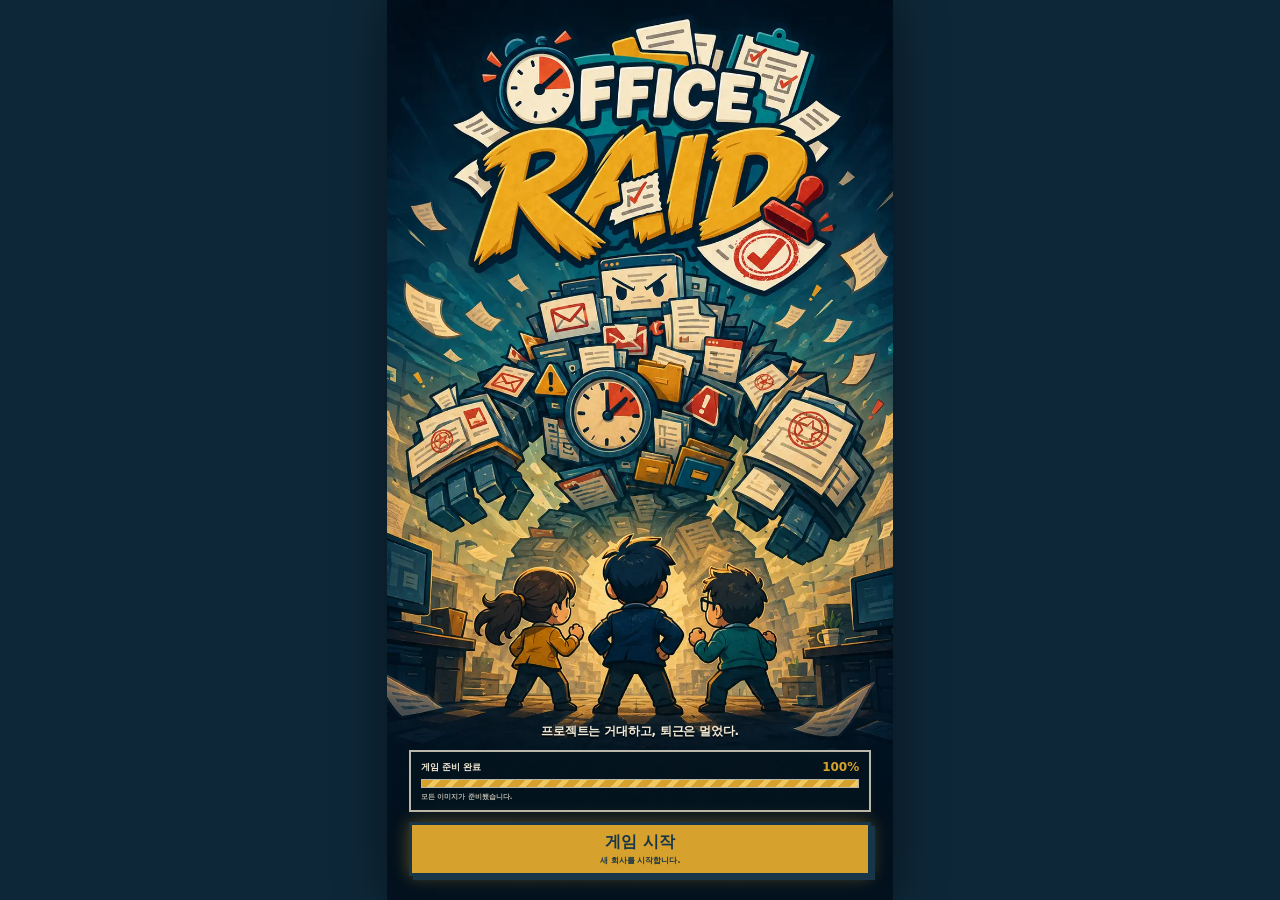
<file: web/index.html>
<!doctype html>
<html lang="ko">
<head>
  <meta charset="utf-8">
  <meta name="viewport" content="width=device-width,initial-scale=1,viewport-fit=cover,user-scalable=no">
  <meta name="theme-color" content="#17364a">
  <meta name="description" content="동료들과 함께 거대한 프로젝트를 공략하는 오피스 RPG, OFFICE RAID 웹 프로토타입">
  <title>OFFICE RAID · Live Preview</title>
  <link rel="stylesheet" href="style.css?v=20260905-hidden-talent-v1">
  <link rel="stylesheet" href="project-report.css?v=20260903-report-avatar-v1">
</head>
<body>
  <main id="game-shell" aria-live="polite">
    <div id="app"></div>
  </main>
  <aside id="orientation-guard" role="status" aria-label="화면 방향 안내">
    <span class="rotate-phone" aria-hidden="true"><i></i></span>
    <strong>세로 화면으로 돌려주세요</strong>
    <p>OFFICE RAID는 세로 화면에 맞춰져 있습니다.<br>브라우저라면 창의 높이를 늘려주세요.</p>
  </aside>
  <script src="company-identity.js?v=20260905-company-logo-v1"></script>
  <script src="team-rules.js?v=20260905-team-rules-v1"></script>
  <script src="talent-system.js?v=20260905-hidden-skill-v1"></script>
  <script src="illustrated-character.js?v=20260905-gender-parts-v2"></script>
  <script src="equipment-sort.js?v=20260902-office-equipment-v8"></script>
  <script src="balance-rules.js?v=20260905-risk-reward-v2"></script>
  <script src="restored-features.js?v=20260903-equipment-sale-v1"></script>
  <script src="employee-activities.js?v=20260905-talent-grade-v1"></script>
  <script src="recruitment-rules.js?v=20260905-talent-grade-v1"></script>
  <script src="office-management.js?v=20260904-office-swipe-v1"></script>
  <script src="labor-inspection.js?v=20260903-labor-inspection-v1"></script>
  <script src="team-dispute.js?v=20260903-team-dispute-v1"></script>
  <script src="secretary-system.js?v=20260905-balance-v1"></script>
  <script src="office-dialogue.js?v=20260904-office-dialogue-v1"></script>
  <script src="project-report-rules.js?v=20260902-project-report-v1"></script>
  <script src="game.js?v=20260905-hidden-talent-v1"></script>
  <script src="project-report.js?v=20260905-recruitment-label-v1"></script>
  <script src="canonical-systems.js?v=20260904-office-activity-v1"></script>
</body>
</html>
</file>
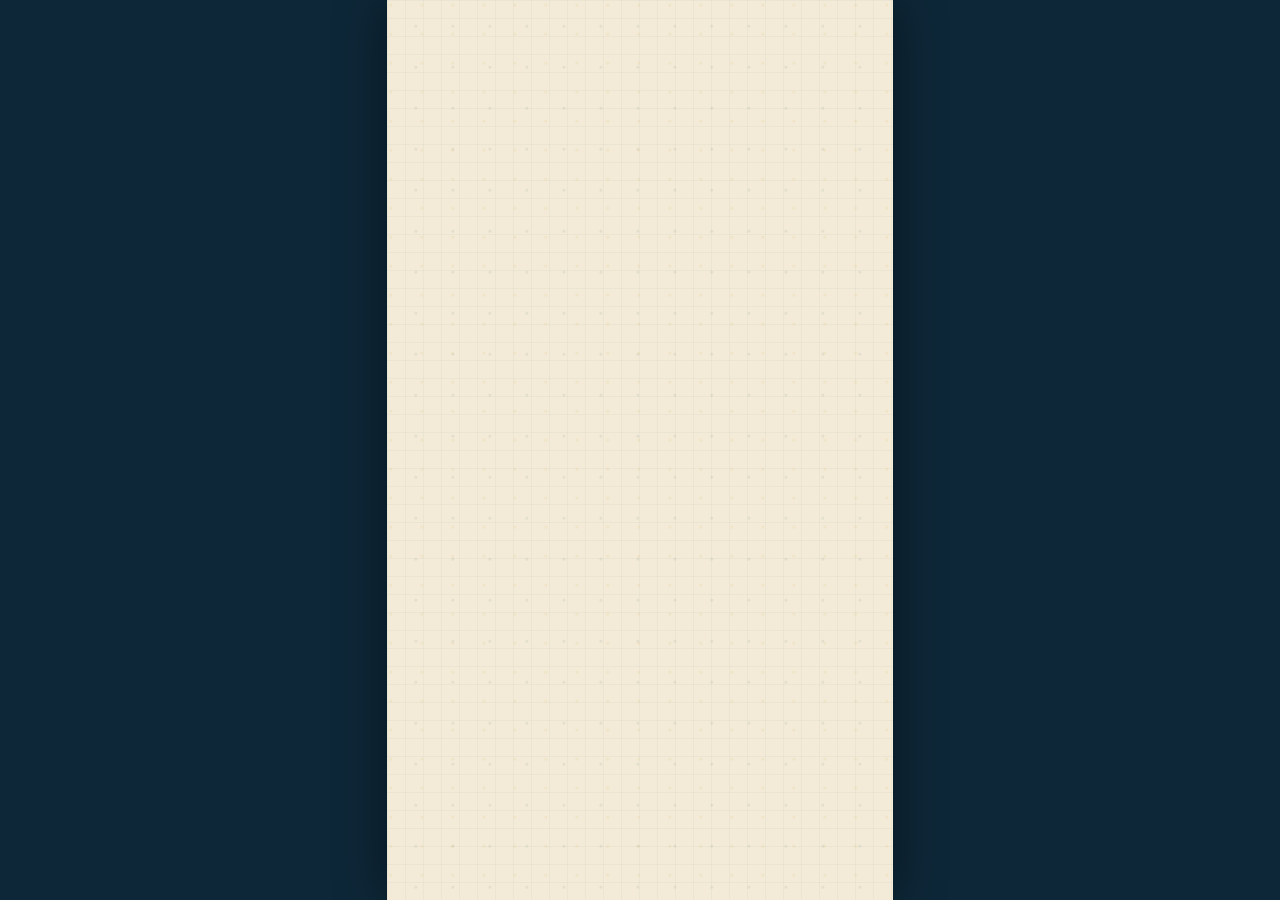
<file: web/qa-battle.html>
<!doctype html>
<html lang="ko">
<head>
  <meta charset="utf-8">
  <meta name="viewport" content="width=device-width,initial-scale=1,viewport-fit=cover,user-scalable=no">
  <meta name="theme-color" content="#17364a">
  <meta name="robots" content="noindex,nofollow">
  <title>OFFICE RAID · Battle QA</title>
  <link rel="stylesheet" href="style.css?v=20260902-restored-systems-v1">
</head>
<body>
  <main id="game-shell" aria-live="polite">
    <div id="app"></div>
  </main>
  <aside id="orientation-guard" role="status" aria-label="화면 방향 안내">
    <span class="rotate-phone" aria-hidden="true"><i></i></span>
    <strong>세로 화면으로 돌려주세요</strong>
    <p>전투 점검 화면은 세로 화면에 맞춰져 있습니다.</p>
  </aside>
  <script src="illustrated-character.js?v=20260831-illustrated-v1"></script>
  <script src="restored-features.js?v=20260902-restored-systems-v1"></script>
  <script src="game.js?v=20260902-restored-systems-v1"></script>
  <script src="qa-battle.js?v=20260902-directive-fx-v1"></script>
</body>
</html>
</file>
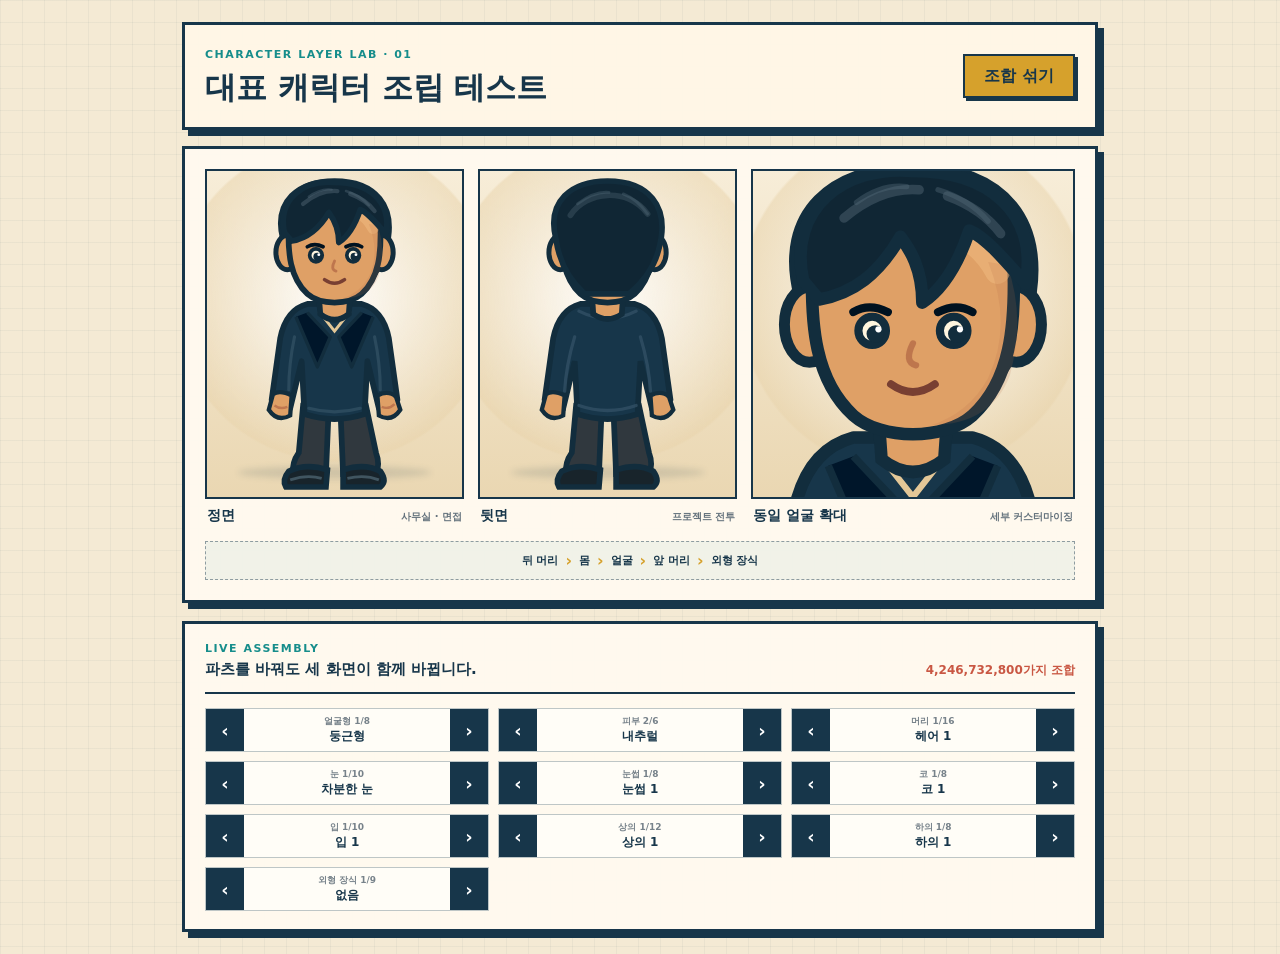
<file: web/qa-character-layer-lab.html>
<!doctype html>
<html lang="ko">
<head>
  <meta charset="utf-8">
  <meta name="viewport" content="width=device-width,initial-scale=1,viewport-fit=cover">
  <title>OFFICE RAID · Character Layer Lab</title>
  <link rel="stylesheet" href="character-layer-lab.css">
</head>
<body>
  <main class="lab-shell">
    <header class="lab-header">
      <div>
        <small>CHARACTER LAYER LAB · 01</small>
        <h1>대표 캐릭터 조립 테스트</h1>
      </div>
      <button id="randomize" type="button">조합 섞기</button>
    </header>

    <section class="preview-card" aria-label="조립된 대표 캐릭터 미리보기">
      <div class="preview-grid">
        <figure>
          <div class="character-stage" id="front-preview"></div>
          <figcaption><b>정면</b><span>사무실 · 면접</span></figcaption>
        </figure>
        <figure>
          <div class="character-stage" id="back-preview"></div>
          <figcaption><b>뒷면</b><span>프로젝트 전투</span></figcaption>
        </figure>
        <figure class="face-figure">
          <div class="character-stage" id="face-preview"></div>
          <figcaption><b>동일 얼굴 확대</b><span>세부 커스터마이징</span></figcaption>
        </figure>
      </div>
      <div class="layer-order" aria-label="현재 레이어 순서">
        <span>뒤 머리</span><i>›</i><span>몸</span><i>›</i><span>얼굴</span><i>›</i><span>앞 머리</span><i>›</i><span>외형 장식</span>
      </div>
    </section>

    <section class="control-card">
      <div class="control-heading">
        <div><small>LIVE ASSEMBLY</small><strong>파츠를 바꿔도 세 화면이 함께 바뀝니다.</strong></div>
        <span id="combination-count"></span>
      </div>
      <div class="control-list" id="controls"></div>
    </section>
  </main>
  <script src="illustrated-character.js?v=20260831-illustrated-v1"></script>
  <script src="character-layer-lab.js?v=20260831-illustrated-v1"></script>
</body>
</html>
</file>
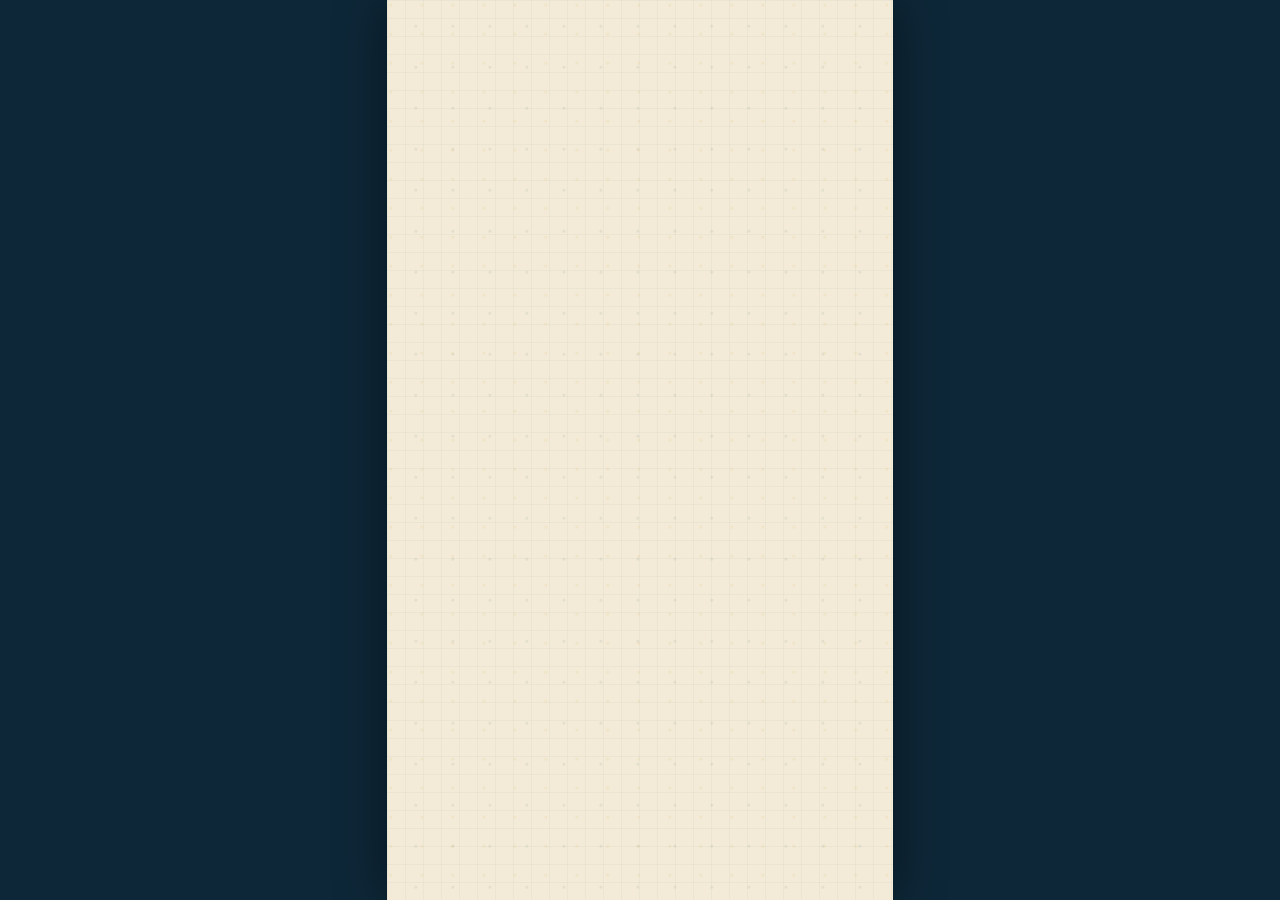
<file: web/qa-characters.html>
<!doctype html>
<html lang="ko">
<head>
  <meta charset="utf-8">
  <meta name="viewport" content="width=device-width,initial-scale=1,viewport-fit=cover,user-scalable=no">
  <meta name="theme-color" content="#17364a">
  <meta name="robots" content="noindex,nofollow">
  <title>OFFICE RAID · Character QA</title>
  <link rel="stylesheet" href="style.css?v=20260902-restored-systems-v1">
  <style>
    .character-audit { min-height: 0; overflow-y: auto; display: grid; grid-template-columns: repeat(2, minmax(0, 1fr)); gap: 8px; padding: 2px 4px 8px 2px; }
    .character-audit-card { padding: 7px; text-align: center; }
    .character-audit-pair { display: grid; grid-template-columns: 1fr 1fr; gap: 3px; align-items: end; }
    .character-audit-pair canvas { width: min(100%, 88px); margin: 0 auto; image-rendering: pixelated; }
    .character-audit-card strong, .character-audit-card small { display: block; }
    .character-audit-card strong { margin-top: 3px; font-size: 11px; }
    .character-audit-card small { color: var(--teal); font-size: 8px; font-weight: 900; }
    .character-audit-note { grid-column: 1 / -1; padding: 7px 9px; color: var(--muted); font-size: 8px; font-weight: 900; line-height: 1.45; }
  </style>
</head>
<body>
  <main id="game-shell" aria-live="polite"><div id="app"></div></main>
  <aside id="orientation-guard" role="status" aria-label="화면 방향 안내">
    <span class="rotate-phone" aria-hidden="true"><i></i></span>
    <strong>세로 화면으로 돌려주세요</strong>
    <p>캐릭터 점검 화면은 세로 화면에 맞춰져 있습니다.</p>
  </aside>
  <script src="illustrated-character.js?v=20260831-illustrated-v1"></script>
  <script src="restored-features.js?v=20260902-restored-systems-v1"></script>
  <script src="game.js?v=20260902-restored-systems-v1"></script>
  <script src="qa-characters.js?v=20260831-illustrated-v1"></script>
</body>
</html>
</file>
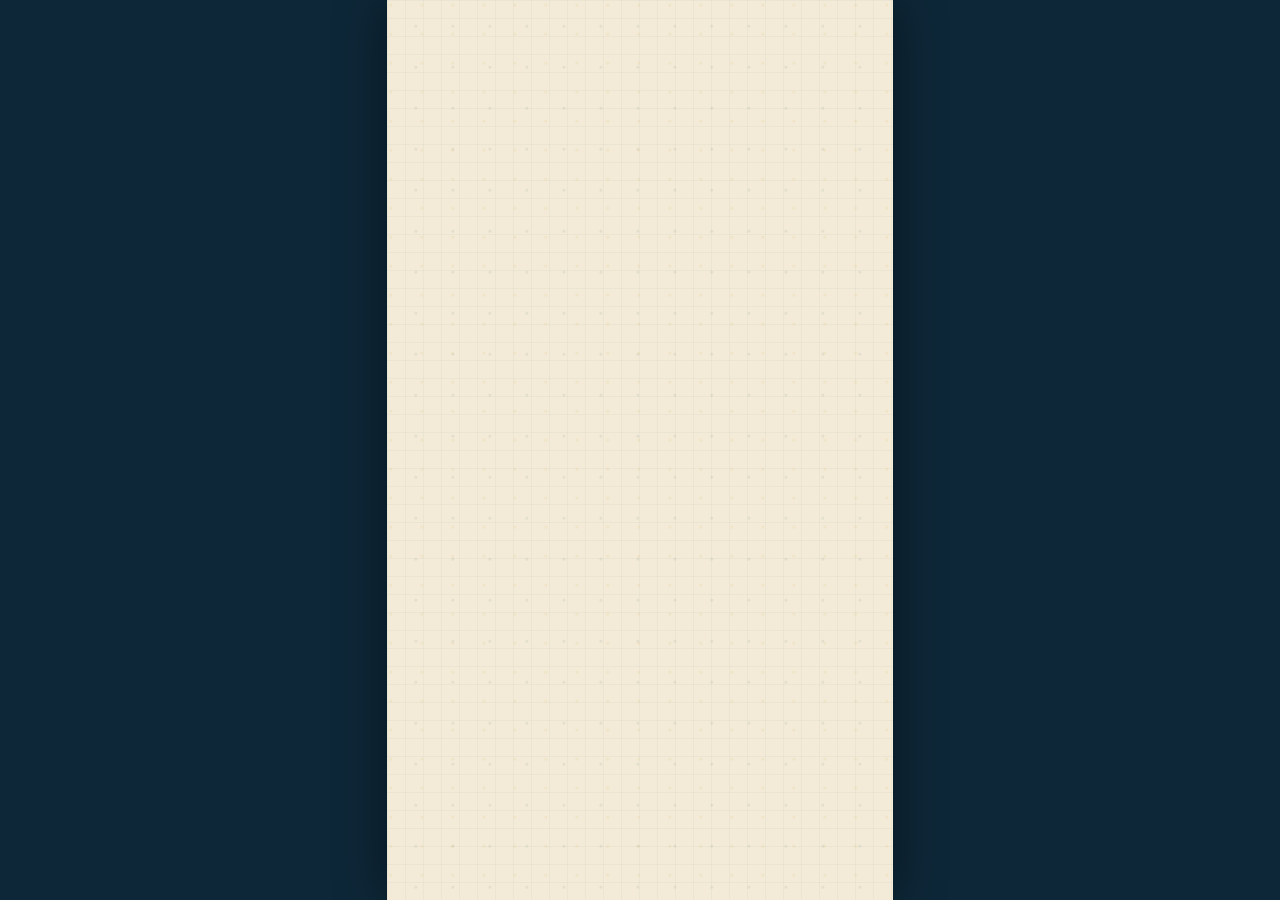
<file: web/qa-equipment.html>
<!doctype html>
<html lang="ko">
<head>
  <meta charset="utf-8">
  <meta name="viewport" content="width=device-width,initial-scale=1,viewport-fit=cover,user-scalable=no">
  <meta name="theme-color" content="#17364a">
  <meta name="robots" content="noindex,nofollow">
  <title>OFFICE RAID · Equipment QA</title>
  <link rel="stylesheet" href="style.css?v=20260904-rounded-equipment-v1">
</head>
<body>
  <main id="game-shell" aria-live="polite">
    <div id="app"></div>
  </main>
  <aside id="orientation-guard" role="status" aria-label="화면 방향 안내">
    <span class="rotate-phone" aria-hidden="true"><i></i></span>
    <strong>세로 화면으로 돌려주세요</strong>
    <p>장비 점검 화면은 세로 화면에 맞춰져 있습니다.</p>
  </aside>
  <script src="illustrated-character.js?v=20260831-illustrated-v1"></script>
  <script src="equipment-sort.js?v=20260902-office-equipment-v8"></script>
  <script src="balance-rules.js?v=20260902-office-equipment-v8"></script>
  <script src="restored-features.js?v=20260902-office-equipment-v8"></script>
  <script src="game.js?v=20260904-rounded-equipment-v1"></script>
  <script src="qa-equipment.js?v=20260904-rounded-equipment-v1"></script>
</body>
</html>
</file>
<file: web/style.css>
:root {
  color-scheme: light;
  --ink: #17364a;
  --paper: #f3ebd7;
  --paper-dark: #dfd3b8;
  --panel: #fffaf0;
  --blue: #4a70a8;
  --teal: #168c8b;
  --mustard: #d6a12c;
  --red: #c84b3c;
  --muted: #6d7c8c;
  --green: #3e7852;
}

* { box-sizing: border-box; }

html, body {
  width: 100%;
  height: 100%;
  margin: 0;
  overflow: hidden;
  background: #0e2738;
  color: var(--ink);
  font-family: "Pretendard", "Noto Sans KR", system-ui, sans-serif;
}

body { display: grid; place-items: center; }

#orientation-guard {
  display: none;
  position: fixed;
  z-index: 100;
  inset: 0;
  padding: max(18px, env(safe-area-inset-top)) max(20px, env(safe-area-inset-right)) max(18px, env(safe-area-inset-bottom)) max(20px, env(safe-area-inset-left));
  flex-direction: column;
  align-items: center;
  justify-content: center;
  background:
    linear-gradient(rgba(243,235,215,.06) 1px, transparent 1px),
    linear-gradient(90deg, rgba(243,235,215,.06) 1px, transparent 1px),
    #0e2738;
  background-size: 16px 16px;
  color: var(--paper);
  text-align: center;
}
#orientation-guard strong { margin-top: 15px; color: var(--mustard); font-size: clamp(20px, 5vw, 27px); }
#orientation-guard p { margin: 8px 0 0; font-size: 12px; font-weight: 700; line-height: 1.55; }
.rotate-phone {
  position: relative;
  width: 42px;
  height: 70px;
  border: 4px solid var(--paper);
  box-shadow: 4px 4px 0 rgba(214,161,44,.65);
  animation: rotate-phone 1.8s steps(5) infinite;
}
.rotate-phone::before { content: ""; position: absolute; top: 5px; left: 50%; width: 12px; height: 3px; background: var(--paper); transform: translateX(-50%); }
.rotate-phone i { position: absolute; right: 5px; bottom: 6px; left: 5px; height: 44px; background: var(--teal); box-shadow: inset 0 0 0 3px rgba(255,255,255,.18); }
@keyframes rotate-phone {
  0%, 28% { transform: rotate(-90deg); }
  62%, 100% { transform: rotate(0); }
}

button, input { font: inherit; }

button {
  min-height: 44px;
  border: 3px solid var(--ink);
  border-radius: 0;
  box-shadow: 3px 3px 0 var(--ink), inset 0 -5px 0 rgba(23,54,74,.14), inset 0 2px 0 rgba(255,255,255,.22);
  font-weight: 800;
  cursor: pointer;
  touch-action: manipulation;
}

button:active {
  transform: translate(2px, 2px);
  box-shadow: 1px 1px 0 var(--ink);
}

button:disabled { cursor: default; filter: grayscale(.6); opacity: .55; }

#game-shell {
  position: relative;
  width: min(100vw, calc(100dvh * .5625));
  height: 100dvh;
  min-height: 560px;
  container-type: inline-size;
  overflow: hidden;
  background: var(--paper);
  box-shadow: 0 0 48px rgba(0, 0, 0, .45);
}

.center-notice {
  position: absolute;
  z-index: 95;
  top: 50%;
  left: 50%;
  width: min(82%, 310px);
  padding: 14px 16px;
  border: 3px solid var(--ink);
  background: rgba(255,250,240,.97);
  box-shadow: 5px 5px 0 rgba(23,54,74,.9);
  color: var(--ink);
  font-size: 11px;
  font-weight: 1000;
  line-height: 1.5;
  text-align: center;
  opacity: 0;
  pointer-events: none;
  transform: translate(-50%, -42%) scale(.96);
}
.center-notice.show { animation: center-notice 1.9s ease both; }
@keyframes center-notice {
  0% { opacity: 0; transform: translate(-50%, -42%) scale(.96); }
  10%, 78% { opacity: 1; transform: translate(-50%, -50%) scale(1); }
  100% { opacity: 0; transform: translate(-50%, -55%) scale(.98); }
}

#app {
  width: 100%;
  height: 100%;
  padding: max(12px, env(safe-area-inset-top)) max(14px, env(safe-area-inset-right)) max(12px, env(safe-area-inset-bottom)) max(14px, env(safe-area-inset-left));
  display: flex;
  flex-direction: column;
  gap: 10px;
  background:
    radial-gradient(circle at 12% 18%, rgba(214,161,44,.09) 0 1px, transparent 2px),
    radial-gradient(circle at 78% 64%, rgba(23,54,74,.065) 0 1px, transparent 2px),
    linear-gradient(rgba(23,54,74,.035) 1px, transparent 1px),
    linear-gradient(90deg, rgba(23,54,74,.035) 1px, transparent 1px),
    var(--paper);
  background-size: 31px 29px, 37px 41px, 18px 18px, 18px 18px;
}

#app.title-mode { padding: 0; gap: 0; background: #061c2d; }
.title-screen { position: relative; width: 100%; height: 100%; overflow: hidden; background: #061c2d; opacity: 1; transition: opacity .24s ease; }
.title-screen.leaving { opacity: 0; }
.title-screen::after { content: ""; position: absolute; z-index: 1; right: 0; bottom: 0; left: 0; height: 24%; background: linear-gradient(to bottom, transparent, rgba(3,17,29,.9) 72%); pointer-events: none; }
.title-art { display: block; width: 100%; height: 100%; object-fit: cover; object-position: center top; animation: title-art-enter .75s ease-out both; }
.title-actions { position: absolute; z-index: 2; right: max(22px, env(safe-area-inset-right)); bottom: max(24px, env(safe-area-inset-bottom)); left: max(22px, env(safe-area-inset-left)); text-align: center; }
.title-actions p { margin: 0 0 10px; color: var(--paper); font-size: 12px; font-weight: 900; letter-spacing: -.2px; text-shadow: 0 2px 0 rgba(0,0,0,.65); }
.save-summary { margin-bottom: 9px; padding: 7px 10px; border: 2px solid rgba(243,235,215,.78); background: rgba(5,20,30,.86); color: var(--paper); box-shadow: 3px 3px 0 rgba(5,20,30,.8); text-align: left; }
.save-summary small, .save-summary strong, .save-summary span { display: block; }
.save-summary small { color: var(--mustard); font-size: 7px; font-weight: 1000; letter-spacing: 1.2px; }
.save-summary strong { margin-top: 2px; overflow: hidden; font-size: 13px; white-space: nowrap; text-overflow: ellipsis; }
.save-summary span { margin-top: 2px; color: rgba(243,235,215,.78); font-size: 8px; font-weight: 800; }
.asset-loader { margin-bottom: 10px; padding: 8px 10px; border: 2px solid rgba(243,235,215,.76); background: rgba(5,20,30,.78); color: var(--paper); box-shadow: 3px 3px 0 rgba(5,20,30,.8); text-align: left; }
.asset-loader-head { display: flex; align-items: center; justify-content: space-between; gap: 8px; font-size: 9px; font-weight: 1000; }
.asset-loader-head b { color: var(--mustard); font-size: 12px; }
.asset-loader-track { height: 9px; margin-top: 5px; overflow: hidden; border: 1px solid rgba(243,235,215,.72); background: rgba(255,255,255,.12); }
.asset-loader-track i { display: block; width: 0; height: 100%; background: repeating-linear-gradient(135deg, var(--mustard) 0 8px, #efc85f 8px 13px); transition: width .18s ease; }
.asset-loader > small { display: block; margin-top: 4px; color: rgba(243,235,215,.76); font-size: 7px; font-weight: 800; }
.title-actions button { width: 100%; min-height: 54px; background: var(--mustard); color: var(--ink); box-shadow: 4px 4px 0 var(--ink), 0 0 16px rgba(214,161,44,.42); animation: title-button-pulse 1.8s steps(3) infinite; }
.title-actions button strong, .title-actions button small { display: block; }
.title-actions button strong { font-size: 16px; }
.title-actions button small { margin-top: 2px; font-size: 8px; }
.title-actions button:disabled { background: var(--paper-dark); animation: none; }
.title-actions .title-secondary { min-height: 43px; margin-top: 8px; background: rgba(243,235,215,.92); box-shadow: 3px 3px 0 var(--ink); animation: none; }
.title-actions .title-secondary strong { font-size: 12px; }
.title-actions .title-secondary small { font-size: 7px; }
.title-confirm-backdrop { position: absolute; z-index: 5; inset: 0; padding: 22px; display: grid; place-items: center; background: rgba(5,20,30,.78); backdrop-filter: blur(2px); }
.title-confirm-backdrop[hidden] { display: none; }
.title-confirm { width: 100%; padding: 16px 14px; color: var(--ink); text-align: left; }
.title-confirm > small, .title-confirm > strong { display: block; }
.title-confirm > small { color: var(--red); font-size: 7px; font-weight: 1000; letter-spacing: 1.2px; }
.title-confirm > strong { margin-top: 4px; font-size: 18px; }
.title-confirm > p { margin: 8px 0 13px; color: var(--muted); font-size: 9px; font-weight: 800; line-height: 1.5; }
.title-confirm > div { display: grid; grid-template-columns: 1fr 1fr; gap: 8px; }
.title-confirm button { width: 100%; color: white; animation: none; }
@keyframes title-art-enter { from { opacity: 0; scale: 1.035; } to { opacity: 1; scale: 1; } }
@keyframes title-button-pulse { 50% { filter: brightness(1.12); box-shadow: 4px 4px 0 var(--ink), 0 0 23px rgba(214,161,44,.72); } }

.header { position: relative; flex: 0 0 auto; min-height: 82px; padding: 8px 48px 9px 84px; border: 3px solid var(--ink); background: linear-gradient(104deg, rgba(255,255,255,.8), rgba(255,250,240,.72)), var(--panel); box-shadow: 4px 4px 0 var(--ink); }
.header-logo { position: absolute; top: 50%; left: 8px; width: 67px; height: 50px; object-fit: contain; filter: drop-shadow(1px 2px 0 rgba(23,54,74,.28)); transform: translateY(-50%); }
.header::before { content: ""; position: absolute; top: -5px; right: 19px; width: 29px; height: 13px; background: rgba(214,161,44,.78); border: 1px solid rgba(23,54,74,.32); rotate: 4deg; }
.header::after { content: "LIVE"; position: absolute; right: 8px; bottom: 8px; padding: 3px 4px; border: 2px solid var(--red); color: var(--red); font-size: 7px; font-weight: 1000; letter-spacing: .7px; rotate: -5deg; }
.eyebrow { margin: 0 0 2px; color: var(--teal); font-size: 9px; font-weight: 900; letter-spacing: 1.5px; }
.header h1 { margin: 0; font-size: clamp(21px, 6vw, 28px); line-height: 1; letter-spacing: -1px; }
.header p { min-height: 0; margin: 5px 0 0; font-size: 10px; font-weight: 700; line-height: 1.3; }

.screen {
  position: relative;
  min-height: 0;
  flex: 1 1 auto;
  display: flex;
  flex-direction: column;
  gap: 10px;
}

.opening-screen { min-height: 0; flex: 1 1 auto; display: flex; flex-direction: column; gap: 10px; }
.opening-top { min-height: 48px; display: flex; align-items: center; justify-content: space-between; color: var(--teal); font-size: 13px; letter-spacing: 1.5px; }
.opening-logo { width: 118px; height: 46px; object-fit: contain; object-position: left center; filter: drop-shadow(1px 2px 0 rgba(23,54,74,.3)); }
.opening-top button { min-height: 34px; padding: 0 12px; background: var(--paper-dark); color: var(--ink); font-size: 10px; }
.opening-card { min-height: 0; flex: 1 1 auto; display: flex; flex-direction: column; padding: 18px 16px; }
.opening-card > p { margin: 0 0 8px; color: var(--mustard); font-size: 12px; font-weight: 900; }
.opening-card > h1 { margin: 0; font-size: clamp(25px, 7vw, 31px); line-height: 1.25; }
.opening-visual { position: relative; min-height: 0; flex: 1 1 auto; margin: 14px 0 0; overflow: hidden; border: 2px solid var(--ink); background: #e8dbc0; box-shadow: 3px 3px 0 var(--ink); }
.opening-visual::after { content: ""; position: absolute; inset: 0; box-shadow: inset 0 0 0 1px rgba(255,255,255,.34), inset 0 -30px 48px rgba(5,25,38,.12); pointer-events: none; }
.opening-visual img { display: block; width: 100%; height: 100%; object-fit: cover; object-position: center; }
.opening-visual-1 img { object-position: center 53%; }
.opening-visual-2 img { object-position: center 48%; }
.opening-visual-3 img { object-position: center 46%; }
.empty-office { position: relative; height: 56%; margin-top: 20px; overflow: hidden; border: 2px solid var(--ink); background: linear-gradient(to bottom, #eee5cf 0 61%, #c8b99d 61% 100%); box-shadow: inset 0 -2px 0 rgba(23,54,74,.25); }
.empty-office::after { content: ""; position: absolute; right: 0; bottom: 22%; left: 0; height: 2px; background: rgba(23,54,74,.18); box-shadow: 0 30px 0 rgba(23,54,74,.12), 0 60px 0 rgba(23,54,74,.1); }
.office-window { position: absolute; top: 10%; left: 7%; width: 31%; height: 35%; border: 4px solid var(--ink); background: #7bb7c5; box-shadow: inset 0 -13px 0 rgba(255,255,255,.22); }
.office-window i:first-child { position: absolute; top: 0; bottom: 0; left: 50%; width: 3px; background: var(--ink); }
.office-window i:last-child { position: absolute; top: 50%; right: 0; left: 0; height: 3px; background: var(--ink); }
.office-clock { position: absolute; top: 9%; left: 45%; width: 34px; height: 34px; overflow: hidden; border: 3px solid var(--ink); border-radius: 50%; background: repeating-conic-gradient(from -1deg, var(--ink) 0 2deg, transparent 2deg 30deg), var(--panel); box-shadow: 2px 2px 0 rgba(23,54,74,.28); }
.office-clock::before { content: ""; position: absolute; z-index: 1; inset: 4px; border-radius: 50%; background: var(--panel); }
.office-clock i { position: absolute; z-index: 2; bottom: 50%; left: 50%; width: 2px; transform-origin: 50% 100%; background: var(--ink); }
.office-clock .clock-hour { height: 7px; transform: translateX(-50%) rotate(268deg); }
.office-clock .clock-minute { height: 11px; transform: translateX(-50%) rotate(342deg); background: var(--red); }
.office-clock b { position: absolute; z-index: 3; top: 50%; left: 50%; width: 5px; height: 5px; transform: translate(-50%, -50%); border-radius: 50%; background: var(--ink); }
.office-shelf { position: absolute; top: 12%; right: 7%; width: 27%; height: 29%; padding: 7px 6px 0; display: flex; align-items: end; gap: 5px; border: 3px solid var(--ink); border-top-width: 6px; background: #b47b4f; }
.office-shelf i { display: block; width: 20%; height: 65%; background: var(--mustard); border: 2px solid var(--ink); }
.office-shelf i:nth-child(2) { height: 88%; background: var(--teal); }
.office-shelf i:nth-child(3) { width: 34%; height: 50%; background: var(--red); }
.office-workstations { position: absolute; z-index: 2; right: 3%; bottom: 5%; left: 3%; display: grid; grid-template-columns: repeat(3, 1fr); align-items: end; gap: 6px; }
.empty-workstation { position: relative; height: 105px; }
.empty-monitor { position: absolute; z-index: 3; bottom: 48px; left: 50%; width: 43px; height: 32px; transform: translateX(-50%); border: 4px solid var(--ink); background: var(--teal); box-shadow: inset 0 0 0 3px #9fd1cc; }
.empty-monitor::after { content: ""; position: absolute; top: 28px; left: 16px; width: 5px; height: 12px; background: var(--ink); }
.empty-desk { position: absolute; z-index: 2; right: 3px; bottom: 27px; left: 3px; height: 25px; border: 3px solid var(--ink); background: #a8734f; box-shadow: inset 0 -5px 0 rgba(91,54,34,.2); }
.empty-desk::before, .empty-desk::after { content: ""; position: absolute; top: 22px; width: 5px; height: 35px; background: var(--ink); }
.empty-desk::before { left: 7px; }
.empty-desk::after { right: 7px; }
.empty-chair { position: absolute; z-index: 4; bottom: 0; left: 50%; width: 33px; height: 42px; transform: translateX(-50%); border: 3px solid var(--ink); background: var(--blue); box-shadow: inset 0 -8px 0 #38567d; }
.empty-chair::after { content: ""; position: absolute; bottom: -7px; left: 12px; width: 4px; height: 8px; background: var(--ink); box-shadow: -10px 7px 0 var(--ink), 10px 7px 0 var(--ink); }
.chair-2 { transform: translateX(-50%) rotate(-3deg); }
.opening-mail-window { height: 59%; margin-top: 10px; overflow: hidden; border: 2px solid var(--ink); background: white; box-shadow: 3px 3px 0 var(--ink); }
.mail-toolbar { height: 12%; padding: 0 9px; display: flex; align-items: center; justify-content: space-between; background: var(--ink); color: white; font-size: 9px; }
.mail-toolbar time { color: var(--mustard); font-weight: 900; }
.mail-sender { height: 13%; padding: 5px 9px 2px; display: flex; align-items: baseline; gap: 5px; border-bottom: 1px solid rgba(23,54,74,.2); }
.mail-sender b { color: var(--teal); font-size: 11px; }
.mail-sender small { overflow: hidden; color: #6d7c8c; font-size: 8px; white-space: nowrap; text-overflow: ellipsis; }
.mail-subject { height: 15%; padding: 5px 9px; display: flex; flex-direction: column; justify-content: center; border-bottom: 1px solid rgba(23,54,74,.2); }
.mail-subject small { color: #6d7c8c; font-size: 8px; font-weight: 900; }
.mail-subject strong { font-size: 12px; }
.mail-body { height: 28%; padding: 7px 9px; font-size: 10px; line-height: 1.35; }
.mail-body p { margin: 0 0 3px; }
.mail-body strong { color: var(--red); }
.mail-attachment { height: 21%; margin: 0 8px; padding: 4px 7px; display: flex; align-items: center; gap: 7px; border: 1px solid var(--ink); background: var(--paper-dark); }
.mail-attachment canvas { width: 44px; height: 44px; image-rendering: pixelated; }
.mail-attachment span { min-width: 0; }
.mail-attachment b, .mail-attachment small { display: block; overflow: hidden; white-space: nowrap; text-overflow: ellipsis; }
.mail-attachment b { font-size: 9px; }
.mail-attachment small { margin-top: 3px; color: #6d7c8c; font-size: 8px; }
.mail-actions { height: 11%; padding: 0 9px; display: flex; align-items: center; gap: 16px; color: var(--teal); font-size: 9px; font-weight: 900; }
.opening-raid > canvas { width: 150px; height: 150px; image-rendering: pixelated; }
.opening-raid { height: 58%; margin-top: 12px; display: flex; flex-direction: column; align-items: center; justify-content: space-between; }
.opening-team { width: 100%; display: grid; grid-template-columns: repeat(3, 1fr); align-items: end; }
.opening-team canvas { width: 80px; max-width: 100%; margin: 0 auto; image-rendering: pixelated; }
.opening-team canvas:nth-child(2) { transform: translateY(10px); }
.opening-dots { display: flex; justify-content: center; gap: 9px; }
.opening-dots i { width: 8px; height: 8px; border: 1px solid var(--teal); border-radius: 50%; }
.opening-dots i.active { background: var(--teal); }
#next-opening { width: 100%; color: white; }

.panel {
  border: 3px solid var(--ink);
  background:
    radial-gradient(circle at 16% 23%, rgba(214,161,44,.09) 0 1px, transparent 2px),
    linear-gradient(115deg, rgba(255,255,255,.74), rgba(255,250,240,.38)),
    var(--panel);
  background-size: 33px 31px, auto, auto;
  box-shadow: 5px 5px 0 var(--ink);
}

.industry-screen { overflow-y: auto; overscroll-behavior: contain; }
.industry-intro { flex: 0 0 auto; padding: 9px 11px; border-left: 7px solid var(--mustard); }
.industry-intro small, .industry-intro strong { display: block; }
.industry-intro small { color: var(--teal); font-size: 7px; font-weight: 1000; letter-spacing: 1.2px; }
.industry-intro strong { margin-top: 3px; font-size: 11px; }
.industry-list { min-height: 0; display: grid; flex: 1 1 auto; grid-template-rows: repeat(3, minmax(0, 1fr)); gap: 9px; }
.industry-card {
  position: relative;
  min-height: 0;
  display: grid;
  grid-template-columns: 58px minmax(0, 1fr);
  grid-template-rows: 1fr auto;
  gap: 3px 9px;
  overflow: hidden;
  padding: 10px 11px;
  border: 3px solid var(--ink);
  background: var(--panel);
  color: var(--ink);
  box-shadow: 4px 4px 0 var(--ink);
  text-align: left;
}
.industry-card::before { content: ""; position: absolute; top: 0; bottom: 0; left: 0; width: 7px; background: var(--industry-color); }
.industry-card::after { content: "선택  ›"; position: absolute; top: 9px; right: 9px; color: var(--industry-color); font-size: 8px; font-weight: 1000; }
.industry-manufacturing { --industry-color: #b8753a; background: linear-gradient(120deg, rgba(184,117,58,.12), transparent 56%), var(--panel); }
.industry-commerce { --industry-color: #d6a12c; background: linear-gradient(120deg, rgba(214,161,44,.14), transparent 56%), var(--panel); }
.industry-it { --industry-color: #168c8b; background: linear-gradient(120deg, rgba(22,140,139,.13), transparent 56%), var(--panel); }
.industry-icon { grid-row: 1 / 3; align-self: center; justify-self: center; width: 50px; height: 50px; display: grid; place-items: center; border: 3px solid var(--ink); background: var(--industry-color); color: white; box-shadow: 3px 3px 0 var(--ink); font-size: 25px; font-weight: 1000; }
.industry-copy { min-width: 0; align-self: center; }
.industry-copy small, .industry-copy strong, .industry-copy em { display: block; }
.industry-copy small { color: var(--industry-color); font-size: 6px; font-weight: 1000; letter-spacing: 1px; }
.industry-copy strong { margin-top: 2px; font-size: 18px; line-height: 1; }
.industry-copy em { margin-top: 4px; color: var(--muted); font-size: 8px; font-style: normal; font-weight: 800; }
.industry-detail { grid-column: 2; min-width: 0; padding-top: 5px; border-top: 1px dashed rgba(23,54,74,.3); }
.industry-detail b, .industry-detail small { display: block; overflow: hidden; text-overflow: ellipsis; white-space: nowrap; }
.industry-detail b { font-size: 8px; }
.industry-detail small { margin-top: 2px; color: var(--muted); font-size: 7px; }

.setup {
  margin: auto 0;
  padding: 22px 18px;
  text-align: center;
}

.setup-story-preview {
  position: relative;
  height: 218px;
  margin: 0 0 14px;
  overflow: hidden;
  border: 2px solid var(--ink);
  background: #9c5b25;
  box-shadow: 3px 3px 0 rgba(23,54,74,.2);
}
.setup-story-preview img { width: 100%; height: 100%; display: block; object-fit: cover; object-position: center 48%; }
.setup h2 { margin: 0 0 8px; font-size: 25px; }
.setup p { margin: 0 0 20px; font-size: 13px; line-height: 1.55; }
.genre-tag { display: inline-block; margin: -8px 0 15px; padding: 4px 8px; border: 1px solid var(--teal); color: var(--teal); font-size: 10px; font-weight: 900; }
.setup input { width: 100%; height: 50px; padding: 0 12px; border: 2px solid var(--ink); background: white; color: var(--ink); font-weight: 800; text-align: center; }
.setup button { width: 100%; margin-top: 12px; background: var(--mustard); color: var(--ink); }
.setup-actions { display: grid; grid-template-columns: 78px minmax(0, 1fr); gap: 8px; }
.setup-actions button { min-width: 0; }
.setup-actions #back-industry { color: white; }
.setup-actions #create-company { color: white; }
.company-logo-builder { display: grid; grid-template-columns: 108px minmax(0,1fr); align-items: stretch; gap: 8px; margin-top: 9px; text-align: left; }
.company-logo-preview { display: grid; min-width: 0; place-items: center; padding: 6px; border: 2px solid var(--ink); background: #e8dfc8; box-shadow: 2px 2px 0 rgba(23,54,74,.25); }
.company-logo-large { display: block; width: 68px; height: 68px; border-radius: 4px; }
.company-logo-preview span { display: block; max-width: 92px; overflow: hidden; margin-top: 3px; font-size: 8px; font-weight: 1000; text-align: center; text-overflow: ellipsis; white-space: nowrap; }
.company-logo-controls { display: grid; gap: 4px; }
.logo-randomize { min-height: 29px; padding: 3px 7px; background: var(--ink); color: white; font-size: 8px; }
.logo-custom-row { display: grid; grid-template-columns: minmax(0,1fr) 31px 31px; align-items: center; gap: 3px; min-width: 0; }
.logo-custom-row > span { min-width: 0; padding: 3px 5px; border-left: 3px solid var(--teal); background: rgba(22,140,139,.08); }
.logo-custom-row small,.logo-custom-row strong { display: block; overflow: hidden; text-overflow: ellipsis; white-space: nowrap; }
.logo-custom-row small { color: var(--muted); font-size: 5px; }.logo-custom-row strong { font-size: 7px; }
.setup .logo-custom-row button { min-height: 28px; margin: 0; padding: 0; background: var(--paper-dark); font-size: 8px; }

.input-with-button { display: grid; grid-template-columns: minmax(0, 1fr) 92px; gap: 8px; align-items: stretch; }
.input-with-button input { min-width: 0; height: 46px; padding: 0 9px; border: 2px solid var(--ink); background: white; color: var(--ink); font-weight: 800; }
.input-with-button button { width: auto; min-height: 46px; margin: 0; padding: 0 5px; font-size: 11px; }

.representative { min-height: 0; flex: 1 1 auto; display: flex; flex-direction: column; gap: 8px; padding: 10px 12px; overflow: hidden; }
.representative > :is(canvas, .character-svg) { width: 116px; height: 116px; margin: 0 auto; image-rendering: pixelated; }
.representative > :is(canvas, .character-svg).face-zoom { width: 142px; height: 142px; margin-bottom: -5px; border: 2px solid rgba(23,54,74,.18); background: radial-gradient(circle, rgba(214,161,44,.14), transparent 68%); box-shadow: inset 0 0 0 3px rgba(255,250,240,.58); }
.preview-mode-label { align-self: center; margin-top: -5px; padding: 2px 7px; border: 1px solid var(--teal); background: rgba(255,250,240,.9); color: var(--teal); font-size: 8px; font-weight: 900; }
.representative .full-button { width: 100%; min-height: 38px; }
.representative-gender { display: grid; grid-template-columns: 1fr 1fr; gap: 6px; }
.representative-gender button { min-height: 34px; background: var(--paper-dark); color: var(--ink); font-size: 10px; }
.representative-gender button.active { background: var(--teal); color: white; }
.representative-talent { padding:6px; border:2px solid var(--ink); background:rgba(214,161,44,.1); box-shadow:2px 2px 0 rgba(23,54,74,.2); }
.representative-talent > div:first-child { display:flex;align-items:center;justify-content:space-between;gap:6px;margin-bottom:5px; }
.representative-talent > div:first-child small { color:var(--teal);font-size:6px;font-weight:1000; }
.representative-talent > div:first-child strong { font-size:8px; }
.representative-talent > div:last-child { display:grid;grid-template-columns:1fr 1fr;gap:4px; }
.representative-talent-choice { min-height:38px;padding:4px;border:2px solid rgba(23,54,74,.55);background:var(--paper-dark);color:var(--ink);box-shadow:none;text-align:left; }
.representative-talent-choice small,.representative-talent-choice strong,.representative-talent-choice span { display:block;overflow:hidden;text-overflow:ellipsis;white-space:nowrap; }
.representative-talent-choice small { color:var(--muted);font-size:5px; }.representative-talent-choice strong { margin-top:1px;font-size:8px; }.representative-talent-choice span { margin-top:1px;color:var(--teal);font-size:5px;font-weight:800; }
.representative-talent-choice.active { border-color:var(--teal);background:#dff1ea;box-shadow:inset 0 0 0 2px rgba(22,140,139,.18); }
.custom-tabs { display: grid; grid-template-columns: 1fr 1fr; gap: 7px; }
.custom-tabs button { min-height: 36px; background: var(--paper-dark); color: var(--ink); font-size: 12px; }
.custom-tabs button.active { background: var(--teal); color: white; }
.custom-list { min-height: 0; display: flex; flex: 1 1 auto; flex-direction: column; justify-content: space-between; gap: 5px; padding: 2px 4px 6px 0; overflow-y: auto; overscroll-behavior: contain; }
.custom-row { display: grid; flex: 0 0 auto; grid-template-columns: minmax(0, 1fr) 50px 50px; gap: 7px; align-items: center; }
.custom-row strong { font-size: 12px; }
.custom-row strong span { color: var(--teal); }
.custom-row button { min-height: 34px; background: var(--paper-dark); color: var(--ink); }

.company-launch-screen {
  position: relative;
  min-height: 0;
  flex: 1 1 auto;
  display: flex;
  flex-direction: column;
  gap: 12px;
  overflow: hidden;
  padding: 10px 0 0;
  opacity: 1;
  transition: opacity .26s ease, transform .26s ease;
}
.launch-company-logo { position: absolute; z-index: 3; top: 10px; left: 10px; display: grid; width: 48px; height: 48px; place-items: center; padding: 3px; border: 2px solid var(--ink); background: var(--paper); box-shadow: 2px 2px 0 var(--ink); rotate: -2deg; }
.company-logo-launch { display: block; width: 40px; height: 40px; }
.company-launch-screen.leaving { opacity: 0; transform: scale(1.025); }
.launch-grid {
  position: absolute;
  z-index: 0;
  inset: -20%;
  background:
    linear-gradient(rgba(22,140,139,.09) 1px, transparent 1px),
    linear-gradient(90deg, rgba(22,140,139,.09) 1px, transparent 1px),
    radial-gradient(circle at 50% 42%, rgba(214,161,44,.25), transparent 42%);
  background-size: 22px 22px, 22px 22px, auto;
  transform: perspective(240px) rotateX(12deg);
  animation: launch-grid-in .7s ease-out both;
}
.launch-logo { position: relative; z-index: 1; width: 156px; height: 82px; margin: 0 auto -9px; object-fit: contain; filter: drop-shadow(2px 3px 0 rgba(23,54,74,.25)); animation: launch-logo-in .55s ease-out both; }
.launch-card { position: relative; z-index: 1; min-height: 0; flex: 1 1 auto; display: flex; flex-direction: column; align-items: center; padding: 20px 14px 14px; text-align: center; animation: launch-card-in .48s .12s ease-out both; }
.launch-stamp { position: absolute; top: 11px; right: 9px; padding: 4px 6px; border: 2px solid var(--red); color: var(--red); rotate: 5deg; }
.launch-stamp span, .launch-stamp b { display: block; }
.launch-stamp span { font-size: 6px; font-weight: 1000; letter-spacing: .6px; }
.launch-stamp b { margin-top: 1px; font-size: 10px; }
.launch-kicker { margin: 0 0 5px; color: var(--teal); font-size: 9px; font-weight: 1000; letter-spacing: 1.4px; }
.launch-card h1 { max-width: 72%; overflow: hidden; margin: 0; font-size: clamp(23px, 7vw, 31px); line-height: 1.15; text-overflow: ellipsis; white-space: nowrap; }
.launch-message { margin: 8px 0 12px; color: var(--muted); font-size: 11px; font-weight: 800; line-height: 1.45; }
.launch-industry { margin: 5px 0 -3px; padding: 2px 6px; border: 1px solid var(--teal); color: var(--teal); font-size: 7px; font-weight: 1000; }
.launch-team { width: 100%; min-height: 190px; flex: 1 1 auto; display: grid; grid-template-columns: repeat(3, 1fr); align-items: center; gap: 5px; padding: 4px 0; }
.launch-member { min-width: 0; opacity: 1; transform: none; animation: launch-member-in .42s ease-out both; }
.launch-member:nth-child(1) { animation-delay: .28s; }
.launch-member:nth-child(2) { animation-delay: .43s; }
.launch-member:nth-child(3) { animation-delay: .58s; }
.launch-member > span { display: block; margin-bottom: -4px; color: var(--mustard); font-size: 7px; font-weight: 1000; letter-spacing: .5px; }
.launch-member :is(canvas, .character-svg) { display: block; width: min(100%, clamp(108px, 30cqw, 146px)); height: auto; aspect-ratio: 1 / 1; margin: 0 auto; image-rendering: pixelated; filter: drop-shadow(3px 4px 0 rgba(23,54,74,.28)); }
.launch-member strong, .launch-member small { display: block; max-width: 100%; overflow: hidden; text-overflow: ellipsis; white-space: nowrap; }
.launch-member strong { margin-top: 6px; font-size: 13px; }
.launch-member small { margin-top: 3px; color: var(--muted); font-size: 8px; font-weight: 900; }
.launch-mission { width: 100%; display: grid; grid-template-columns: auto 1fr auto; align-items: center; gap: 7px; padding: 8px 9px; border: 2px solid var(--ink); background: rgba(23,54,74,.07); text-align: left; }
.launch-mission span { color: var(--muted); font-size: 7px; font-weight: 900; }
.launch-mission strong { overflow: hidden; font-size: 10px; text-overflow: ellipsis; white-space: nowrap; }
.launch-mission i { padding: 2px 4px; background: var(--teal); color: white; font-size: 7px; font-style: normal; font-weight: 1000; }
#enter-office { position: relative; z-index: 1; width: 100%; flex: 0 0 auto; opacity: .72; transition: filter .18s ease, opacity .18s ease; }
#enter-office.ready { opacity: 1; filter: brightness(1.08); }

@keyframes launch-grid-in { from { opacity: 0; transform: perspective(240px) rotateX(12deg) scale(1.12); } to { opacity: 1; transform: perspective(240px) rotateX(12deg) scale(1); } }
@keyframes launch-logo-in { from { opacity: 0; transform: translateY(-12px) scale(.9); } to { opacity: 1; transform: none; } }
@keyframes launch-card-in { from { opacity: 0; transform: translateY(12px); } to { opacity: 1; transform: none; } }
@keyframes launch-member-in { from { transform: translateY(18px) scale(.94); filter: brightness(1.25); } to { transform: none; filter: none; } }

.office-room {
  position: relative;
  min-height: 0;
  flex: 1 1 auto;
  display: flex;
  flex-direction: column;
  align-content: center;
  align-items: center;
  gap: 2px 6px;
  padding: 38px 8px 14px;
  overflow: hidden;
  isolation: isolate;
  border-color: #0d2838;
  background:
    linear-gradient(to bottom, rgba(5,25,38,.04), transparent 44%, rgba(5,25,38,.18)),
    url("assets/office-background.webp?v=20260831-topview") center center / cover no-repeat;
  box-shadow: 5px 5px 0 var(--ink), inset 0 0 0 2px rgba(255,250,240,.18);
  touch-action: pan-y;
}
.office-staff-grid { position: relative; z-index: 1; display: grid; grid-template-columns: repeat(3,1fr); grid-auto-rows: minmax(0,1fr); align-content: center; align-items: center; width: 100%; min-height: 0; flex: 1 1 auto; gap: 2px 6px; }
.office-executive-row { position: relative; z-index: 2; display: grid; grid-template-columns: repeat(2,minmax(0,118px)); justify-content: center; align-items: center; gap: 24px; width: 100%; min-height: 0; flex: 0 0 44%; padding-top: 4px; border-bottom: 1px dashed rgba(23,54,74,.32); }
.office-executive-row.representative-only { grid-template-columns: minmax(0,118px); }
.office-room.has-executive-seat .office-staff-grid { flex: 1 1 56%; grid-template-rows: minmax(0,1fr); }

.office-room::before {
  content: "";
  position: absolute;
  z-index: 0;
  inset: 0;
  background: linear-gradient(90deg, rgba(5,25,38,.1), transparent 28% 72%, rgba(5,25,38,.12));
  pointer-events: none;
}
.office-room.company-level-medium { border-color: var(--teal); box-shadow: 5px 5px 0 var(--ink), inset 0 0 0 3px rgba(22,140,139,.3); }
.office-room.company-level-large { border-color: var(--mustard); box-shadow: 5px 5px 0 var(--ink), inset 0 0 0 3px rgba(214,161,44,.38), inset 0 0 32px rgba(255,250,240,.2); }
.office-room.office-page-swiping .office-staff-grid,
.office-room.office-page-swiping .office-executive-row { transform: translateX(var(--office-page-drag,0)); opacity: .82; will-change: transform; }
.office-room.office-entry { animation: office-entry-in .48s ease-out both; }
.office-room.office-entry .desk { opacity: 1; transform: none; animation: office-desk-entry .4s ease-out both; }
.office-room.office-entry .desk:nth-child(1) { animation-delay: .14s; }
.office-room.office-entry .desk:nth-child(2) { animation-delay: .24s; }
.office-room.office-entry .desk:nth-child(3) { animation-delay: .34s; }
@keyframes office-entry-in { from { opacity: 0; transform: scale(.97); } to { opacity: 1; transform: none; } }
@keyframes office-desk-entry { from { transform: translateY(12px) scale(.96); filter: brightness(1.18); } to { transform: none; filter: none; } }

.desk { position: relative; z-index: 1; min-width: 0; align-self: center; outline: none; text-align: center; cursor: pointer; }
.desk[data-office-seat-index] { touch-action: none; user-select: none; -webkit-user-select: none; }
.office-empty-desk { cursor: default; opacity: .52; }
.office-empty-desk .empty-workspace { filter: grayscale(.7); }
.office-empty-desk .office-monitor-back { opacity: .52; }
.empty-seat-marker { position: relative; z-index: 7; display: inline-grid; margin-top: -5px; padding: 2px 6px; border: 2px dashed var(--muted); background: rgba(255,250,240,.82); color: var(--muted); font-size: 7px; font-weight: 1000; }
.empty-seat-marker strong,.empty-seat-marker small { display: block; line-height: 1.2; }
.empty-seat-marker small { margin-top: 1px; font-size: 6px; }
.reserved-desk .empty-seat-marker { border-style: solid; color: var(--red); }
.reserved-desk.activity-training .empty-seat-marker { border-color: var(--teal); color: var(--teal); }
.reserved-desk.activity-trip .empty-seat-marker { border-color: #9b6b00; color: #8a6100; }
.executive-desk { z-index: 3; }
.executive-desk .office-workspace { width: min(92%, 114px) !important; filter: drop-shadow(0 3px 0 rgba(214,161,44,.32)); }
.executive-desk .desk-identity { border-color: var(--mustard); background: #fff2bf; box-shadow: 2px 2px 0 var(--ink), inset 0 0 0 1px rgba(214,161,44,.45); }
.executive-desk .desk-identity > small { background: #8a6100; }
.secretary-office-desk { z-index: 3; }
.secretary-office-workspace { position: relative; width: min(88%,108px); aspect-ratio: 1; margin: 0 auto; }
.secretary-office-workspace .secretary-art-slot { position: absolute; z-index: 1; top: 10%; left: 50%; width: 34%; height: 54%; translate: -50% 0; }
.secretary-office-workspace .office-desk-base { top: 40%; }
.secretary-office-workspace .office-monitor-back { top: 54%; }
.secretary-office-desk .desk-identity { border-color: var(--teal); background: #e6f3ed; }
.secretary-office-desk .desk-identity > small { background: var(--teal); }
.desk:focus-visible .office-character { outline: 3px solid var(--mustard); outline-offset: 2px; }
.desk::after { display: none; }
.desk-identity { position: relative; z-index: 7; display: inline-flex; max-width: 98%; overflow: hidden; margin-top: -5px; border: 2px solid var(--ink); background: rgba(255,250,240,.96); box-shadow: 2px 2px 0 var(--ink); line-height: 1.2; white-space: nowrap; rotate: -1deg; }
.desk:nth-child(2) .desk-identity { rotate: 1deg; }
.desk-identity > strong,
.desk-identity > small { display: block; min-width: 0; overflow: hidden; padding: 2px 4px; white-space: nowrap; text-overflow: ellipsis; }
.desk-identity > strong { flex: 0 0 auto; max-width: 48%; font-size: 9px; }
.desk-identity > small { flex: 1 1 auto; border-left: 2px solid var(--ink); background: rgba(23,54,74,.9); color: var(--paper); font-size: 7px; font-weight: 900; }
.office-workspace { position: relative; width: min(94%, 122px); aspect-ratio: 1; margin: 0 auto; }
.office-character { position: absolute; z-index: auto; inset: 0; }
.office-character::before { content: ""; position: absolute; z-index: 0; top: 31%; left: 50%; width: 42%; height: 39%; border: 2px solid var(--ink); border-radius: 42% 42% 28% 28%; background: #35566a; box-shadow: inset 0 0 0 3px rgba(255,255,255,.12), 2px 3px 0 rgba(10,35,49,.28); translate: -50% 0; }
.character-svg { display: block; overflow: visible; }
.office-portrait { position: absolute; z-index: 1; top: 0; left: 50%; width: min(92%, 98px); height: auto; aspect-ratio: 1 / 1; image-rendering: pixelated; filter: drop-shadow(2px 3px 0 rgba(10,35,49,.5)); translate: -50% 0; }
.office-desk-base { position: absolute; z-index: 3; top: 40%; left: 1%; width: 98%; height: auto; pointer-events: none; }
.office-monitor-back { position: absolute; z-index: 6; top: 53%; left: 50%; width: 50%; height: auto; filter: drop-shadow(1px 2px 0 rgba(10,35,49,.32)); translate: -50% 0; pointer-events: none; }
.office-equipment-prop { position: absolute; z-index: 4; width: 30px; height: 30px; image-rendering: auto; filter: drop-shadow(0 0 2px var(--rarity-color)); pointer-events: none; }
.office-equipment-prop.rarity-0, .office-equipment-prop.rarity-1 { filter: none; }
.placement-wearable { z-index: 2; }
.placement-desk-work { z-index: 4; }
.placement-monitor-mounted { z-index: 7; }
.prop-laptop { top: 43%; left: 18%; width: 27px; height: 27px; translate: -4px 0; rotate: -12deg; animation: office-work-use 1.1s ease-in-out infinite; }
.prop-planning-tablet { top: 44%; left: 16%; width: 24px; height: 24px; rotate: -9deg; animation: office-work-use 1.3s ease-in-out infinite; }
.prop-measuring-kit { top: 43%; left: 15%; width: 26px; height: 26px; rotate: -6deg; animation: office-work-use 1.25s ease-in-out infinite; }
.prop-inventory-scanner { top: 44%; left: 16%; width: 23px; height: 23px; rotate: -11deg; animation: office-work-use 1.2s ease-in-out infinite; }
.prop-debug-keyboard { z-index: 4; top: 41%; left: 50%; width: 32px; height: 32px; translate: -50% 0; animation: office-work-use 1.15s ease-in-out infinite; }
.prop-headset { top: 3%; left: 50%; width: 45px; height: 45px; translate: -50% 0; animation: office-headset-use 1.8s ease-in-out infinite; }
.prop-line-checklist { top: 44%; left: 1%; width: 16px; height: 16px; rotate: -7deg; animation: office-note-use 1.15s ease-in-out infinite; }
.prop-organizer-diary { top: 43%; left: 1%; width: 17px; height: 17px; rotate: -8deg; animation: office-note-use 1.15s ease-in-out infinite; }
.prop-card-wallet { top: 45%; left: 2%; width: 15px; height: 15px; rotate: -6deg; animation: office-wallet-use 1.4s ease-in-out infinite; }
.prop-tumbler { top: 43%; right: 1%; width: 18px; height: 18px; animation: office-drink-use 2.4s ease-in-out infinite; }
.prop-coffee { top: 43%; right: 0; width: 19px; height: 19px; animation: office-drink-use 2.1s ease-in-out infinite; }
.prop-charm { z-index: 7; top: 59%; right: 19%; width: 16px; height: 16px; transform-origin: 50% 0; animation: office-charm-use 1.5s ease-in-out infinite; }
.office-loadout-popover { position: absolute; z-index: 8; right: 50%; bottom: calc(100% - 22px); width: min(146px, 43vw); padding: 6px; border: 2px solid var(--ink); background: var(--panel); box-shadow: 3px 3px 0 var(--ink); opacity: 0; pointer-events: none; translate: 50% 5px; transition: opacity .15s ease, translate .15s ease; }
.office-loadout-popover::after { content: ""; position: absolute; bottom: -7px; left: 50%; width: 10px; height: 10px; border-right: 2px solid var(--ink); border-bottom: 2px solid var(--ink); background: var(--panel); transform: translateX(-50%) rotate(45deg); }
.office-loadout-popover em { display: block; margin-bottom: 3px; color: var(--muted); font-size: 7px; font-style: normal; font-weight: 900; letter-spacing: .5px; }
.office-loadout-popover span { display: block; margin-top: 2px; text-align: left; }
.office-loadout-popover b, .office-loadout-popover small { display: block; overflow: hidden; white-space: nowrap; text-overflow: ellipsis; }
.office-loadout-popover b { font-size: 8px; }
.office-loadout-popover small { color: var(--ink); font-size: 7px; }
.office-no-equipment { padding: 3px 0; color: var(--muted); font-size: 8px; font-weight: 800; text-align: center !important; }
.desk.loadout-open .office-loadout-popover { opacity: 1; translate: 50% 0; }
.desk.loadout-open { z-index: 40; }
.desk.loadout-open .office-speech { opacity: 0 !important; }
.desk:first-child .office-loadout-popover { right: auto; left: 0; translate: 0 5px; }
.desk:first-child.loadout-open .office-loadout-popover { translate: 0 0; }
.desk:last-child .office-loadout-popover { right: 0; translate: 0 5px; }
.desk:last-child.loadout-open .office-loadout-popover { translate: 0 0; }

@keyframes office-work-use { 50% { filter: brightness(1.15) drop-shadow(0 0 2px var(--rarity-color)); } }
@keyframes office-headset-use { 50% { filter: brightness(1.2) drop-shadow(0 0 3px var(--rarity-color)); } }
@keyframes office-note-use { 50% { translate: 1px 0; } }
@keyframes office-wallet-use { 50% { rotate: -3deg; } }
@keyframes office-drink-use { 0%, 100% { translate: 0 0; rotate: 0deg; } 50% { translate: 0 -1px; rotate: -1deg; } }
@keyframes office-charm-use { 0%, 100% { rotate: -5deg; } 50% { rotate: 5deg; } }

.office-speech {
  position: absolute;
  z-index: 9;
  bottom: calc(100% + 22px);
  left: 50%;
  width: max-content;
  max-width: min(126px, 36vw);
  padding: 6px 7px 7px;
  border: 2px solid var(--ink);
  background: var(--panel);
  box-shadow: 2px 2px 0 rgba(23,54,74,.28);
  opacity: 0;
  pointer-events: none;
  transform: translateX(-50%);
  transition: opacity .16s ease;
}
.office-speech::after {
  content: "";
  position: absolute;
  bottom: -7px;
  left: 50%;
  width: 10px;
  height: 10px;
  border-right: 2px solid var(--ink);
  border-bottom: 2px solid var(--ink);
  background: var(--panel);
  transform: translateX(-50%) rotate(45deg);
}
.office-speech.show { opacity: 1; animation: office-speech-pop .22s ease-out; }
.office-speech b, .office-speech span { display: block; white-space: normal; }
.office-speech b { margin-bottom: 2px; color: var(--teal); font-size: 8px; line-height: 1.2; }
.office-speech span { font-size: 9px; font-weight: 800; line-height: 1.35; word-break: keep-all; }
.desk:first-child .office-speech { left: 0; transform: none; }
.desk:last-child .office-speech { right: 0; left: auto; transform: none; }

.office-room.staff-4,
.office-room.staff-5,
.office-room.staff-6 { gap: 5px 4px; padding: 38px 8px 14px; }
.office-room.has-executive-seat { padding-bottom: 9px; }
.office-room.staff-4 .office-workspace,
.office-room.staff-5 .office-workspace,
.office-room.staff-6 .office-workspace { width: min(84%, 106px); }
.office-room.staff-4 .office-portrait,
.office-room.staff-5 .office-portrait,
.office-room.staff-6 .office-portrait { width: min(90%, 88px); }
.office-room.staff-4 .desk-identity,
.office-room.staff-5 .desk-identity,
.office-room.staff-6 .desk-identity { margin-top: -3px; }
.office-room.staff-4 .desk-identity > strong,
.office-room.staff-5 .desk-identity > strong,
.office-room.staff-6 .desk-identity > strong { padding: 1px 3px; font-size: 8px; }
.office-room.staff-4 .desk-identity > small,
.office-room.staff-5 .desk-identity > small,
.office-room.staff-6 .desk-identity > small { padding: 1px 3px; font-size: 6px; }
.office-room.staff-4 .office-speech,
.office-room.staff-5 .office-speech,
.office-room.staff-6 .office-speech { bottom: calc(100% + 14px); max-width: min(102px, 29vw); padding: 4px 5px 5px; }
.office-room.staff-4 .office-speech b,
.office-room.staff-5 .office-speech b,
.office-room.staff-6 .office-speech b { font-size: 7px; }
.office-room.staff-4 .office-speech span,
.office-room.staff-5 .office-speech span,
.office-room.staff-6 .office-speech span { font-size: 8px; line-height: 1.25; }
.office-room.staff-4 .office-equipment-prop,
.office-room.staff-5 .office-equipment-prop,
.office-room.staff-6 .office-equipment-prop { scale: .82; }

.office-room.seat-dragging .desk[data-office-seat-index] { opacity: .82; outline: 2px dashed var(--teal); outline-offset: -2px; }
.office-room.seat-dragging .desk.drag-source { opacity: .3; filter: grayscale(.7); }
.office-room.seat-dragging .desk.drag-target { z-index: 12; opacity: 1; outline: 4px solid var(--mustard); background: rgba(255,244,207,.42); transform: scale(1.04); }
.office-room.seat-dragging::after { content: ""; position: absolute; z-index: 11; top: 34px; bottom: 8px; width: 28px; border: 2px dashed transparent; pointer-events: none; }
.office-room.seat-dragging.edge-prev::after { left: 4px; border-color: var(--mustard); background: linear-gradient(90deg, rgba(214,161,44,.3), transparent); }
.office-room.seat-dragging.edge-next::after { right: 4px; border-color: var(--mustard); background: linear-gradient(-90deg, rgba(214,161,44,.3), transparent); }
.office-drag-ghost { position: fixed; z-index: 120; display: grid; grid-template-columns: 42px auto; grid-template-rows: auto auto; align-items: center; min-width: 128px; padding: 5px 8px 5px 4px; border: 3px solid var(--ink); background: rgba(255,250,240,.96); box-shadow: 4px 4px 0 rgba(23,54,74,.82); pointer-events: none; transform: translate(-50%,-72%); }
.office-drag-ghost canvas { grid-row: 1/3; width: 42px; height: 42px; }
.office-drag-ghost strong { font-size: 10px; }.office-drag-ghost small { color: var(--teal); font-size: 7px; font-weight: 1000; }

@keyframes office-speech-pop {
  from { opacity: 0; margin-bottom: -5px; }
  to { opacity: 1; margin-bottom: 0; }
}

.company-card { position: relative; flex: 0 0 auto; padding: 8px 9px 9px; }
.company-card::after { content: ""; position: absolute; top: -6px; left: 27%; width: 42px; height: 13px; background: rgba(214,161,44,.7); border: 1px solid rgba(23,54,74,.3); rotate: -3deg; }
.company-card-head { display: flex; align-items: center; justify-content: space-between; gap: 8px; }
.company-card-head div { min-width: 0; }
.company-card-head small { display: block; color: var(--teal); font-size: 7px; font-weight: 1000; letter-spacing: 1.2px; }
.company-card h2 { overflow: hidden; margin: 0; font-size: 16px; white-space: nowrap; text-overflow: ellipsis; }
.company-card-head > b { flex: 0 0 auto; padding: 3px 5px; border: 2px solid var(--teal); color: var(--teal); font-size: 8px; rotate: -3deg; }
.company-stats { display: grid; grid-template-columns: repeat(3, 1fr); gap: 5px; margin-top: 6px; }
.company-stats > span { min-width: 0; padding: 4px 5px; border: 2px solid rgba(23,54,74,.78); background: rgba(255,255,255,.66); box-shadow: 2px 2px 0 rgba(23,54,74,.18); }
.company-stats small, .company-stats strong { display: block; }
.company-stats small { color: var(--muted); font-size: 7px; font-weight: 900; }
.company-stats strong { overflow: hidden; color: var(--ink); font-size: 13px; white-space: nowrap; text-overflow: ellipsis; }
.company-stats i { margin-left: 2px; color: var(--muted); font-size: 7px; font-style: normal; }
.company-notes { display: grid; grid-template-columns: 1.05fr .95fr; gap: 5px; margin-top: 5px; }
.company-notes p { min-width: 0; margin: 0; padding: 4px 5px; border-left: 3px solid var(--mustard); background: rgba(214,161,44,.1); line-height: 1.25; }
.company-notes p:last-child { border-left-color: var(--red); background: rgba(200,75,60,.08); }
.company-notes p.onboarding-note { grid-column: 1 / -1; border-left-color: var(--teal); background: rgba(22,140,139,.11); }
.company-notes p.onboarding-note span { color: var(--teal); }
.company-notes p.labor-risk-note { border-left-color: var(--labor-tone); background: color-mix(in srgb, var(--labor-tone) 10%, transparent); }
.company-notes p.labor-risk-note span { color: var(--labor-tone); }
.company-notes b, .company-notes span { display: block; overflow: hidden; white-space: nowrap; text-overflow: ellipsis; }
.company-notes b { color: var(--muted); font-size: 6px; letter-spacing: .4px; }
.company-notes span { margin-top: 1px; font-size: 8px; font-weight: 900; }

.actions { display: grid; grid-template-columns: 1fr 1fr; gap: 7px; }
.actions button { padding: 0 4px; color: white; font-size: 12px; }
.office-actions { grid-template-columns: repeat(3, minmax(0, 1fr)); }
.office-actions button { position: relative; min-height: 45px; padding-left: 25px; text-align: left; font-size: 10px; }
.office-actions button::before { position: absolute; left: 9px; font-size: 14px; line-height: 1; }
.office-actions #interview::before { content: "✦"; }
.office-actions #team::before { content: "◆"; }
.office-actions #equipment::before { content: "▣"; }
.office-actions #hr::before { content: "◎"; }
.office-actions #expand::before { content: "↗"; }
.office-actions #project::before { content: "⚡"; }
.office-actions #project { min-height: 49px; font-size: 12px; }
.office-actions #interview.tutorial-locked { background: var(--muted); color: rgba(255,255,255,.85); }
.office-actions #interview.tutorial-locked::before { content: "▣"; }
.office-actions #project.tutorial-next { box-shadow: 3px 3px 0 var(--ink), 0 0 13px rgba(200,75,60,.45); animation: tutorial-next-pulse 1.4s steps(3) infinite; }
@keyframes tutorial-next-pulse { 50% { filter: brightness(1.15); box-shadow: 3px 3px 0 var(--ink), 0 0 20px rgba(200,75,60,.72); } }
.office-actions #expand.expansion-ready { background: var(--mustard); color: var(--ink); animation: expansion-ready-pulse 1.5s steps(3) infinite; }
@keyframes expansion-ready-pulse { 50% { filter: brightness(1.14); box-shadow: 3px 3px 0 var(--ink), 0 0 17px rgba(214,161,44,.7); } }

.expansion-screen { gap: 8px; }
.expansion-stages { display: grid; grid-template-columns: repeat(3, 1fr); gap: 5px; flex: 0 0 auto; }
.expansion-stages span { position: relative; min-width: 0; padding: 25px 3px 5px; border: 2px solid var(--ink); background: var(--paper-dark); text-align: center; opacity: .58; }
.expansion-stages span:not(:last-child)::after { content: "›"; position: absolute; z-index: 2; top: 50%; right: -8px; color: var(--red); font-size: 17px; transform: translateY(-50%); }
.expansion-stages i { position: absolute; top: 4px; left: 50%; display: grid; width: 17px; height: 17px; place-items: center; border: 1px solid var(--ink); border-radius: 50%; background: var(--muted); color: white; font-size: 8px; font-style: normal; transform: translateX(-50%); }
.expansion-stages b, .expansion-stages small { display: block; overflow: hidden; white-space: nowrap; text-overflow: ellipsis; }
.expansion-stages b { font-size: 8px; }
.expansion-stages small { margin-top: 1px; color: var(--muted); font-size: 6px; font-weight: 900; }
.expansion-stages .done, .expansion-stages .current { opacity: 1; }
.expansion-stages .done i { background: var(--teal); }
.expansion-stages .current { background: #fff1bd; box-shadow: 2px 2px 0 var(--ink); }
.expansion-stages .current i { background: var(--mustard); color: var(--ink); }
.expansion-current { flex: 0 0 auto; padding: 8px 9px; border-left: 5px solid var(--teal); }
.expansion-current > small, .expansion-current > strong { display: block; }
.expansion-current > small { color: var(--teal); font-size: 7px; font-weight: 1000; letter-spacing: 1px; }
.expansion-current > strong { margin-top: 2px; font-size: 17px; }
.expansion-current > div { display: grid; grid-template-columns: repeat(3, 1fr); gap: 5px; margin-top: 6px; }
.expansion-current span { min-width: 0; padding: 4px; border: 1px solid rgba(23,54,74,.45); background: rgba(255,255,255,.55); font-size: 7px; font-weight: 800; text-align: center; }
.expansion-current span b { display: block; margin-top: 2px; overflow: hidden; font-size: 9px; white-space: nowrap; text-overflow: ellipsis; }
.expansion-next, .expansion-complete { min-height: 0; flex: 1 1 auto; padding: 11px 10px; }
.expansion-next.ready { border-color: var(--mustard); box-shadow: 4px 4px 0 var(--mustard); }
.expansion-next-title { display: flex; align-items: center; justify-content: space-between; gap: 7px; }
.expansion-next-title small, .expansion-next-title strong { display: block; }
.expansion-next-title small { color: var(--red); font-size: 7px; font-weight: 1000; letter-spacing: 1px; }
.expansion-next-title strong { margin-top: 2px; font-size: 20px; }
.expansion-next-title > b { padding: 3px 5px; border: 2px solid var(--red); color: var(--red); font-size: 8px; rotate: -3deg; }
.expansion-next > p { margin: 6px 0 8px; color: var(--muted); font-size: 9px; font-weight: 800; }
.expansion-benefits { display: grid; grid-template-columns: 1fr 1fr; gap: 6px; }
.expansion-benefits span { padding: 7px; border: 2px solid var(--ink); background: rgba(214,161,44,.11); }
.expansion-benefits small, .expansion-benefits b { display: block; }
.expansion-benefits small { color: var(--muted); font-size: 7px; font-weight: 900; }
.expansion-benefits b { margin-top: 2px; color: var(--teal); font-size: 13px; }
.expansion-requirements { display: grid; gap: 5px; margin-top: 7px; }
.expansion-requirements span { display: flex; align-items: center; gap: 6px; padding: 5px 7px; border-left: 4px solid var(--red); background: rgba(200,75,60,.09); }
.expansion-requirements span.met { border-left-color: var(--teal); background: rgba(22,140,139,.09); }
.expansion-requirements i { display: grid; width: 17px; height: 17px; place-items: center; border: 1px solid var(--ink); background: var(--red); color: white; font-size: 8px; font-style: normal; }
.expansion-requirements .met i { background: var(--teal); }
.expansion-requirements b { font-size: 8px; }
.expansion-next > button { width: 100%; min-height: 48px; margin-top: 8px; color: var(--ink); }
.expansion-next > button strong, .expansion-next > button small { display: block; }
.expansion-next > button strong { font-size: 12px; }
.expansion-next > button small { margin-top: 1px; font-size: 7px; }
.expansion-complete { display: flex; flex-direction: column; justify-content: center; text-align: center; border-color: var(--teal); background: #dff1e9; }
.expansion-complete small { color: var(--teal); font-size: 7px; font-weight: 1000; letter-spacing: 1px; }
.expansion-complete strong { margin-top: 4px; color: var(--teal); font-size: 21px; }
.expansion-complete p { color: var(--muted); font-size: 9px; font-weight: 800; }
#back-from-expansion { flex: 0 0 auto; }
.blue { background: var(--blue); color: white; }
.teal { background: var(--teal); color: white; }
.red { background: var(--red); color: white; }
.mustard { background: var(--mustard); color: var(--ink); }
.ink { background: var(--ink); color: white; }

.card-list { min-height: 0; flex: 1 1 auto; overflow: auto; padding: 1px 5px 6px 1px; scrollbar-width: thin; }
.interview-screen { gap: 8px; }
.recruitment-tabs { display: grid; grid-template-columns: 1fr 1fr; gap: 6px; flex: 0 0 auto; }
.recruitment-tabs button { min-height: 36px; padding: 0 5px; background: var(--paper-dark); color: var(--ink); font-size: 10px; }
.recruitment-tabs button.active { background: var(--teal); color: white; }
.empty-recruitment { padding: 34px 16px; border: 2px dashed var(--muted); background: rgba(255,250,240,.72); color: var(--muted); text-align: center; font-size: 11px; font-weight: 900; line-height: 1.7; }
.candidate, .team-card {
  position: relative;
  display: grid;
  grid-template-columns: 74px 1fr 60px;
  gap: 8px;
  align-items: center;
  min-height: 126px;
  margin-bottom: 10px;
  padding: 9px;
  border: 2px solid var(--ink);
  background: var(--panel);
  box-shadow: 3px 3px 0 var(--ink);
}

.candidate :is(canvas, .character-svg), .team-card :is(canvas, .character-svg) { width: 72px; height: 72px; image-rendering: pixelated; }
.candidate h3, .team-card h3 { margin: 0 0 4px; font-size: 14px; }
.candidate p, .team-card p { margin: 2px 0; font-size: 10px; line-height: 1.35; }
.candidate .dept, .team-card .dept { color: var(--teal); font-weight: 900; }
.candidate button, .team-card button { min-height: 54px; padding: 2px; color: white; font-size: 11px; }
.rank { display: inline-block; margin-left: 3px; padding: 2px 4px; color: white; font-size: 9px; vertical-align: 2px; }
.selected { background: #e0f1e9; outline: 3px solid var(--teal); outline-offset: -5px; }
.order { display: inline-grid; width: 20px; height: 20px; margin-right: 3px; place-items: center; background: var(--mustard); border: 1px solid var(--ink); font-size: 10px; }
.team-speed-effect { color: var(--red); font-weight: 900; }
.team-role-guide { display: grid; grid-template-columns: minmax(0,1fr) auto 28px; align-items: center; gap: 6px; flex: 0 0 auto; padding: 6px 8px; }
.team-role-guide span small,.team-role-guide span strong { display: block; }
.team-role-guide span small { color: var(--teal); font-size: 6px; font-weight: 1000; }
.team-role-guide span strong { margin-top: 1px; font-size: 8px; }
.team-role-guide > button { width: 27px; min-height: 27px; padding: 0; border-radius: 50%; background: var(--ink); color: white; font-size: 12px; }
.team-role-legend { display: flex; gap: 3px; }
.team-role-legend i { display: block; width: 12px; height: 12px; border: 2px solid var(--ink); border-radius: 3px; }
.team-role-legend .role-dealer { background:#c84b3c }.team-role-legend .role-support { background:#168c8b }.team-role-legend .role-burst { background:#d6a12c }.team-role-legend .role-guard { background:#4a70a8 }
.team-tags { display: flex; flex-wrap: wrap; align-items: center; gap: 3px; margin: 3px 0; }
.team-card .team-role-badge,.team-card .team-trait-button,.team-card .team-talent-badge { display: inline-flex; width: auto; min-height: 23px; align-items: center; gap: 3px; padding: 2px 5px; border: 1px solid var(--ink); box-shadow: 1px 1px 0 var(--ink); color: var(--ink); font-size: 6px; }
.team-card .team-talent-badge { background:color-mix(in srgb,var(--talent-color) 22%,white);font-weight:1000; }
.team-role-badge,.candidate-role-badge { background: color-mix(in srgb,var(--role-color) 28%,white); }
:is(.team-role-badge,.candidate-role-badge) > i { position: relative; display: block; width: 11px; height: 11px; flex: 0 0 auto; background: var(--role-color); }
:is(.team-role-badge,.candidate-role-badge).role-dealer > i { clip-path: polygon(52% 0,100% 0,68% 39%,100% 39%,35% 100%,48% 55%,13% 55%); }
:is(.team-role-badge,.candidate-role-badge).role-support > i { border-radius: 50%; box-shadow: -4px 3px 0 -1px var(--role-color),4px 3px 0 -1px var(--role-color); }
:is(.team-role-badge,.candidate-role-badge).role-burst > i { clip-path: polygon(0 34%,68% 10%,68% 90%,0 66%); }
:is(.team-role-badge,.candidate-role-badge).role-guard > i { clip-path: polygon(50% 0,95% 18%,84% 72%,50% 100%,16% 72%,5% 18%); }
.candidate-role-row { display: flex; align-items: center; gap: 5px; margin: 4px 0; }
.candidate-role-row > small { color: var(--muted); font-size: 7px; font-weight: 800; }
.candidate-role-badge { display: inline-flex; align-items: center; gap: 4px; padding: 3px 6px; border: 1px solid var(--ink); box-shadow: 1px 1px 0 var(--ink); color: var(--ink); font-size: 7px; font-weight: 1000; }
.recruitment-cost-note { margin: 0 0 8px; padding: 7px 9px; border-left: 4px solid var(--teal); background: #e6f3ed; color: var(--muted); font-size: 8px; font-weight: 800; line-height: 1.45; }
.team-card .team-trait-button { background: #fff4cf; }
.team-trait-button i { display:grid;width:11px;height:11px;place-items:center;border-radius:50%;background:var(--ink);color:white;font-size:6px;font-style:normal; }
.team-info-backdrop[hidden] { display: none; }
.team-info-backdrop { position: absolute; z-index: 120; inset: 0; display: grid; place-items: center; padding: 16px; background: rgba(8,29,42,.72); backdrop-filter: blur(2px); }
.team-info-modal { position: relative; width: 100%; padding: 16px 14px; }
.team-info-modal > small { color:var(--teal);font-size:7px;font-weight:1000;letter-spacing:1px }
.team-info-modal h2 { margin:3px 28px 7px 0;font-size:18px }
.team-info-modal p { margin:0;color:var(--muted);font-size:10px;font-weight:800;line-height:1.55 }
.team-info-modal > strong { display:block;margin-top:9px;padding:7px;border-left:4px solid var(--mustard);background:#fff4cf;font-size:9px;line-height:1.45 }
.team-info-close { position:absolute;top:6px;right:6px;width:28px;min-height:28px;padding:0;background:var(--ink);color:white;font-size:16px }
.team-order-preview { flex: 0 0 auto; padding: 7px 8px; }
.team-order-preview > small { display: block; margin-bottom: 5px; color: var(--teal); font-size: 7px; font-weight: 1000; letter-spacing: 1px; }
.team-order-preview > div { display: grid; grid-template-columns: repeat(auto-fit,minmax(46px,1fr)); align-items: end; gap: 3px; }
.team-order-member { position: relative; min-width: 0; display: grid; justify-items: center; margin: 0; padding: 0 1px; }
.team-order-member > :is(canvas,.character-svg) { display: block; width: 44px; height: 66px; image-rendering: pixelated; }
.team-order-member i { position: absolute; z-index: 2; top: 2px; right: calc(50% - 25px); display: grid; width: 16px; height: 16px; place-items: center; border: 1px solid var(--ink); border-radius: 50%; background: var(--mustard); box-shadow: 1px 1px 0 var(--ink); font-size: 8px; font-style: normal; }
.team-order-member figcaption { width: 100%; margin-top: -3px; text-align: center; }
.team-order-member b, .team-order-member small { display: block; overflow: hidden; white-space: nowrap; text-overflow: ellipsis; }
.team-order-member b { font-size: 8px; }
.team-order-member small { margin-top: 1px; color: var(--muted); font-size: 5px; font-weight: 800; }
.team-order-preview em { grid-column: 1 / -1; color: var(--muted); font-size: 8px; font-style: normal; font-weight: 800; }

.footer-actions { display: grid; grid-template-columns: .8fr 1.2fr; gap: 8px; }

.hr-screen { position: relative; gap: 8px; }
.hr-summary { display: grid; grid-template-columns: repeat(3, 1fr); gap: 6px; flex: 0 0 auto; padding: 7px; }
.hr-summary span { padding: 5px 6px; border: 2px solid rgba(23,54,74,.78); background: rgba(255,255,255,.66); }
.hr-summary small, .hr-summary strong { display: block; }
.hr-summary small { color: var(--muted); font-size: 7px; font-weight: 900; }
.hr-summary strong { margin-top: 2px; font-size: 12px; }
.representative-rank { background: var(--mustard); color: var(--ink); }
#back-from-hr { flex: 0 0 auto; }
.hr-sort { display: grid; grid-template-columns: repeat(4,1fr); gap: 4px; flex: 0 0 auto; }
.hr-sort button { min-height: 31px; padding: 2px; border-width: 2px; background: var(--paper-dark); color: var(--ink); box-shadow: 2px 2px 0 var(--ink); font-size: 8px; font-weight: 1000; }
.hr-sort button.active { background: var(--teal); color: white; }
.hr-directory { display: grid; grid-template-columns: minmax(104px,39%) minmax(0,1fr); gap: 7px; min-height: 0; flex: 1 1 auto; }
.hr-profile-grid { display: grid; grid-template-columns: repeat(2,minmax(0,1fr)); grid-auto-rows: auto; align-content: start; align-items: start; gap: 5px; min-height: 0; overflow-y: auto; overscroll-behavior: contain; padding: 2px 4px 5px 2px; scrollbar-width: thin; }
.hr-profile-tile { position: relative; display: grid; width: 100%; min-width: 0; min-height: 0; aspect-ratio: 1; place-items: center; align-self: start; overflow: hidden; padding: 3px; border-width: 2px; background: rgba(255,250,240,.86); box-shadow: 2px 2px 0 var(--ink); }
.hr-profile-tile>i { position: absolute; z-index: 3; top: 0; right: 0; left: 0; height: 5px; background: var(--rank-color); }
.hr-profile-tile > :is(canvas,.character-svg) { display: block; width: 54px; max-width: 100%; height: 54px; image-rendering: pixelated; }
.hr-profile-tile.active { background: #dcf1ea; outline: 3px solid var(--teal); outline-offset: -4px; transform: translate(-1px,-1px); }
.hr-profile-tile.is-representative { background: #fff2bf; }
.hr-profile-tile.away > :is(canvas,.character-svg) { filter: grayscale(.65); opacity: .55; }
.hr-profile-tile>span { position: absolute; z-index: 4; right: 2px; bottom: 2px; padding: 2px 3px; border: 1px solid var(--ink); background: var(--red); color: white; font-size: 6px; font-weight: 1000; }
.hr-detail { display: flex; flex-direction: column; min-width: 0; min-height: 0; overflow-y: auto; padding: 9px; }
.hr-detail.is-representative { border-color: var(--mustard); background: #fff8df; }
.hr-detail-title small { color: var(--teal); font-size: 6px; font-weight: 1000; letter-spacing: 1px; }
.hr-detail-title h2 { margin: 2px 0 1px; overflow: hidden; font-size: 16px; line-height: 1.2; text-overflow: ellipsis; white-space: nowrap; }
.hr-detail-title h2 span { display: inline-block; padding: 2px 3px; color: white; font-size: 7px; vertical-align: 3px; }
.hr-detail-title p { margin: 0; color: var(--teal); font-size: 8px; font-weight: 1000; }
.hr-trait { width:100%; min-height:29px; margin: 6px 0; padding: 5px 6px; border:0; border-left: 4px solid var(--mustard); background: rgba(214,161,44,.12); box-shadow:none; color:var(--ink); font-size: 8px; font-weight: 900; text-align:left; }
.hr-trait i { float:right;display:grid;width:14px;height:14px;place-items:center;border-radius:50%;background:var(--ink);color:white;font-size:7px;font-style:normal; }
.hr-talent { display:grid;grid-template-columns:auto minmax(0,1fr);align-items:stretch;gap:5px;margin:0 0 6px;padding:5px;border-left:4px solid var(--talent-color);background:color-mix(in srgb,var(--talent-color) 10%,white); }
.hr-talent > div { display:grid;min-width:48px;place-content:center;padding:4px;background:var(--talent-color);color:white;text-align:center; }
.hr-talent small,.hr-talent strong,.hr-talent p,.hr-talent b,.hr-talent span { display:block; }
.hr-talent > div small { font-size:5px; }.hr-talent > div strong { margin-top:1px;font-size:10px; }
.hr-talent p { min-width:0;margin:0;padding:3px 4px;background:rgba(255,255,255,.56); }
.hr-talent p small { color:var(--talent-color);font-size:5px;font-weight:1000; }.hr-talent p b { margin-top:1px;font-size:8px; }.hr-talent p span { margin-top:1px;overflow:hidden;color:var(--muted);font-size:6px;line-height:1.25;text-overflow:ellipsis; }
.hr-talent p.locked { filter:saturate(.7); }
.hr-stat-grid { display: grid; grid-template-columns: repeat(3,1fr); gap: 4px; }
.hr-stat-grid span,.hr-record-grid span { min-width: 0; padding: 5px; border: 1px solid rgba(23,54,74,.48); background: rgba(255,255,255,.58); }
.hr-stat-grid small,.hr-stat-grid b,.hr-record-grid small,.hr-record-grid b { display: block; overflow: hidden; text-overflow: ellipsis; white-space: nowrap; }
.hr-stat-grid small,.hr-record-grid small { color: var(--muted); font-size: 6px; font-weight: 900; }
.hr-stat-grid b { margin-top: 1px; font-size: 13px; }
.hr-record-grid { display: grid; grid-template-columns: 1fr 1fr; gap: 4px; margin-top: 5px; }
.hr-record-grid b { margin-top: 2px; font-size: 8px; }
.hr-equipment-line { margin-top: 5px; padding: 6px; background: rgba(22,140,139,.09); }
.hr-equipment-line small,.hr-equipment-line span { display: block; overflow: hidden; text-overflow: ellipsis; white-space: nowrap; }
.hr-equipment-line small { color: var(--teal); font-size: 6px; font-weight: 1000; }.hr-equipment-line span { margin-top: 2px; font-size: 7px; font-weight: 900; }
.hr-detail-activity { margin: 5px 0 0; padding: 5px; background: #ffe0d8; color: var(--red); font-size: 7px; font-weight: 1000; text-align: center; }
.hr-detail-actions { display: grid; grid-template-columns: 1fr 1fr; gap: 5px; margin-top: auto; padding-top: 7px; }
.hr-detail-actions button { min-width: 0; min-height: 42px; padding: 3px; font-size: 8px; }
.hr-detail-actions button[aria-disabled="true"] { filter: grayscale(.45); opacity: .72; }
.hr-confirm-backdrop { position: absolute; z-index: 40; inset: 0; display: flex; align-items: center; justify-content: center; padding: 16px; background: rgba(14,39,56,.7); backdrop-filter: blur(2px); }
.hr-confirm { width: 100%; padding: 15px 14px; text-align: center; animation: abort-confirm-in .2s ease-out; }
.hr-confirm > small { display: block; color: var(--red); font-size: 7px; font-weight: 1000; letter-spacing: 1.3px; }
.hr-confirm > strong { display: block; margin-top: 4px; font-size: 17px; }
.hr-confirm > p { margin: 8px 0; color: var(--muted); font-size: 9px; font-weight: 800; line-height: 1.5; }
.hr-confirm > p b { color: var(--red); }
.hr-confirm > em { display: block; margin: 6px 0 10px; color: var(--red); font-size: 9px; font-style: normal; font-weight: 900; }
.hr-confirm > div { display: grid; grid-template-columns: 1.15fr .85fr; gap: 7px; }
.hr-confirm button { min-height: 46px; color: white; font-size: 11px; }

.turnover-screen { gap: 9px; }
.talent-reveal-screen { justify-content:center;gap:10px; }
.talent-reveal-card { padding:16px 13px;border-color:var(--talent-color);background:linear-gradient(145deg,#fffaf0,color-mix(in srgb,var(--talent-color) 15%,white));text-align:center; }
.talent-reveal-card > small { color:var(--talent-color);font-size:7px;font-weight:1000;letter-spacing:1.2px; }
.talent-reveal-card > :is(canvas,.character-svg) { width:124px;height:124px;margin:0 auto -8px; }
.talent-reveal-card h2 { margin:0;font-size:20px; }.talent-reveal-card > span { display:block;margin-top:2px;color:var(--talent-color);font-size:9px;font-weight:1000; }
.talent-promotion { margin:7px 0 0;padding:5px;background:var(--mustard);font-size:8px;font-weight:900; }
.talent-skill-change { display:grid;grid-template-columns:1fr auto 1fr;align-items:center;gap:6px;margin-top:9px; }
.talent-skill-change p { margin:0;padding:8px 4px;border:2px solid var(--ink);background:rgba(255,255,255,.7); }
.talent-skill-change small,.talent-skill-change del,.talent-skill-change strong { display:block; }.talent-skill-change small { color:var(--muted);font-size:6px; }.talent-skill-change del,.talent-skill-change strong { margin-top:2px;font-size:10px; }.talent-skill-change strong { color:var(--talent-color); }
.talent-skill-change > i { color:var(--talent-color);font-size:18px;font-style:normal;font-weight:1000; }
.talent-reveal-card blockquote { margin:9px 0 0;padding:9px;border-left:4px solid var(--talent-color);background:rgba(255,255,255,.72);font-size:9px;font-weight:900;line-height:1.45;text-align:left; }
.talent-reveal-guide { margin:7px 0 0;color:var(--muted);font-size:7px;font-weight:800; }
.talent-reveal-screen > button { min-height:48px; }
.turnover-card { position: relative; flex: 0 0 auto; padding: 16px 14px 13px; text-align: center; }
.turnover-stamp { position: absolute; top: 8px; right: 9px; padding: 3px 5px; border: 2px solid var(--red); color: var(--red); font-size: 6px; font-weight: 1000; rotate: -3deg; }
.turnover-card :is(canvas, .character-svg) { width: 116px; height: 116px; margin: 2px auto -7px; }
.turnover-card h2 { margin: 0; font-size: 18px; }
.turnover-card h2 i { display: inline-block; padding: 2px 4px; color: white; font-size: 8px; font-style: normal; vertical-align: 3px; }
.turnover-role { margin: 4px 0 8px; color: var(--teal); font-size: 9px; font-weight: 900; }
.turnover-card blockquote { margin: 0; padding: 10px 12px; border-left: 4px solid var(--mustard); background: rgba(214,161,44,.12); color: var(--ink); font-size: 10px; font-weight: 800; line-height: 1.5; text-align: left; }
.turnover-current { display: grid; grid-template-columns: 1fr 1fr; gap: 6px; margin-top: 8px; }
.turnover-current span { padding: 5px; border: 1px solid rgba(23,54,74,.3); background: rgba(255,255,255,.6); color: var(--muted); font-size: 8px; font-weight: 800; }
.turnover-current b { color: var(--ink); }
.turnover-options { display: grid; gap: 7px; min-height: 0; }
.turnover-options button { min-height: 56px; padding: 7px 10px; text-align: left; }
.turnover-options strong, .turnover-options small { display: block; }
.turnover-options strong { font-size: 12px; }
.turnover-options small { margin-top: 3px; font-size: 8px; font-weight: 800; opacity: .86; }

.labor-inspection-screen { gap: 8px; }
.labor-inspection-card { position: relative; flex: 1 1 auto; min-height: 0; overflow-y: auto; padding: 14px 13px; border-color: var(--labor-tone); box-shadow: 4px 4px 0 var(--labor-tone); text-align: center; }
.labor-inspection-stamp { position: absolute; top: 9px; right: 9px; padding: 3px 5px; border: 2px solid var(--red); color: var(--red); font-size: 6px; font-weight: 1000; rotate: -3deg; }
.labor-inspector-icon { position: relative; display: grid; width: 90px; height: 70px; margin: 4px auto 5px; place-items: center; border: 3px solid var(--ink); background: #e8dfc8; box-shadow: 5px 5px 0 rgba(23,54,74,.22); }
.labor-inspector-icon::before { content: ""; position: absolute; top: -9px; width: 46px; height: 12px; border: 3px solid var(--ink); background: var(--mustard); }
.labor-inspector-icon i { display: grid; width: 27px; height: 27px; place-items: center; border: 3px solid var(--red); border-radius: 50%; color: var(--red); font-size: 16px; font-style: normal; font-weight: 1000; }
.labor-inspector-icon b { position: absolute; right: 5px; bottom: 4px; left: 5px; padding: 2px; background: var(--ink); color: white; font-size: 7px; }
.labor-inspection-card > small { color: var(--teal); font-size: 7px; font-weight: 1000; letter-spacing: 1px; }
.labor-inspection-card h2 { margin: 2px 0 3px; font-size: 20px; }
.labor-inspection-card > p { margin: 0; color: var(--muted); font-size: 9px; font-weight: 800; }
.labor-risk-meter { margin-top: 10px; padding: 7px; border: 2px solid var(--ink); background: rgba(255,255,255,.55); text-align: left; }
.labor-risk-meter > span { display: flex; align-items: center; justify-content: space-between; gap: 8px; }
.labor-risk-meter small { color: var(--muted); font-size: 7px; font-weight: 900; }
.labor-risk-meter b { color: var(--labor-tone); font-size: 10px; }
.labor-risk-meter > i { display: block; height: 9px; margin-top: 5px; overflow: hidden; border: 1px solid var(--ink); background: var(--paper-dark); }
.labor-risk-meter em { display: block; height: 100%; }
.labor-issue-list { display: grid; gap: 5px; margin-top: 8px; text-align: left; }
.labor-issue-list span { display: flex; align-items: center; gap: 6px; padding: 6px; border-left: 4px solid var(--labor-tone); background: color-mix(in srgb, var(--labor-tone) 9%, white); }
.labor-issue-list i { display: grid; flex: 0 0 auto; width: 18px; height: 18px; place-items: center; background: var(--labor-tone); color: white; font-size: 8px; font-style: normal; font-weight: 1000; }
.labor-issue-list b { font-size: 8px; }
.labor-response-options { display: grid; flex: 0 0 auto; gap: 6px; }
.labor-response-options button { min-height: 52px; padding: 6px 9px; text-align: left; }
.labor-response-options strong,.labor-response-options small { display: block; }
.labor-response-options strong { font-size: 11px; }
.labor-response-options small { margin-top: 2px; font-size: 7px; font-weight: 850; opacity: .88; }
.labor-result { position: relative; display: flex; flex: 1 1 auto; min-height: 0; flex-direction: column; align-items: center; justify-content: center; overflow-y: auto; padding: 18px 13px; text-align: center; }
.labor-result.result-pass { border-color: var(--teal); box-shadow: 4px 4px 0 var(--teal); }
.labor-result.result-warning { border-color: var(--mustard); box-shadow: 4px 4px 0 var(--mustard); }
.labor-result.result-fine { border-color: var(--red); box-shadow: 4px 4px 0 var(--red); }
.labor-result > small { color: var(--teal); font-size: 7px; font-weight: 1000; letter-spacing: 1px; }
.labor-result h2 { margin: 5px 0; font-size: 27px; }
.labor-result > p { max-width: 290px; color: var(--muted); font-size: 10px; font-weight: 850; line-height: 1.5; }
.labor-result-grid { display: grid; grid-template-columns: repeat(3,1fr); gap: 5px; width: 100%; margin-top: 12px; }
.labor-result-grid span { min-width: 0; padding: 8px 3px; border: 2px solid rgba(23,54,74,.45); background: rgba(255,255,255,.58); }
.labor-result-grid small,.labor-result-grid b { display: block; overflow: hidden; text-overflow: ellipsis; white-space: nowrap; }
.labor-result-grid small { color: var(--muted); font-size: 7px; }
.labor-result-grid b { margin-top: 3px; font-size: 10px; }
#close-labor-inspection { flex: 0 0 auto; min-height: 50px; }

.financial-screen { gap: 9px; }
.financial-report { min-height: 0; flex: 1 1 auto; overflow-y: auto; padding: 13px 12px; }
.financial-report.growth { border-color: var(--teal); box-shadow: 4px 4px 0 var(--teal); }
.financial-report.danger { border-color: var(--red); box-shadow: 4px 4px 0 var(--red); }
.financial-title { display: flex; align-items: flex-start; justify-content: space-between; gap: 8px; }
.financial-title small { display: block; color: var(--teal); font-size: 7px; font-weight: 1000; letter-spacing: 1.2px; }
.financial-title h2 { margin: 2px 0 0; font-size: 17px; }
.financial-title > span { flex: 0 0 auto; padding: 4px 6px; border: 2px solid var(--ink); background: var(--mustard); font-size: 9px; font-weight: 1000; rotate: -2deg; }
.financial-report.growth .financial-title > span { background: var(--teal); color: white; }
.financial-report.danger .financial-title > span { background: var(--red); color: white; }
.financial-chart { display: grid; gap: 6px; margin: 11px 0; padding: 8px; border: 2px solid rgba(23,54,74,.7); background: rgba(255,255,255,.55); }
.financial-chart > div { display: grid; grid-template-columns: 74px minmax(0, 1fr) 54px; align-items: center; gap: 6px; }
.financial-chart b, .financial-chart strong { font-size: 8px; }
.financial-chart strong { text-align: right; }
.financial-chart i { height: 9px; overflow: hidden; border: 1px solid var(--ink); background: var(--paper-dark); }
.financial-chart em { display: block; height: 100%; background: var(--teal); }
.financial-chart .expense em { background: var(--red); }
.financial-statement { border-top: 2px solid var(--ink); }
.financial-statement p { display: flex; justify-content: space-between; gap: 8px; margin: 0; padding: 5px 3px; border-bottom: 1px solid rgba(23,54,74,.2); font-size: 9px; font-weight: 800; }
.financial-statement b { color: var(--red); }
.financial-statement b.positive { color: var(--teal); }
.financial-statement b.negative { color: var(--red); }
.financial-statement .profit { margin-top: 3px; padding: 7px 4px; border-top: 2px solid var(--ink); border-bottom: 2px solid var(--ink); font-size: 12px; }
.financial-balance { display: grid; grid-template-columns: 1fr auto 1fr; align-items: center; gap: 7px; margin-top: 9px; }
.financial-balance span { padding: 6px; border: 2px solid rgba(23,54,74,.6); background: rgba(255,255,255,.62); text-align: center; }
.financial-balance small, .financial-balance strong { display: block; }
.financial-balance small { color: var(--muted); font-size: 7px; font-weight: 900; }
.financial-balance strong { margin-top: 2px; font-size: 12px; }
.financial-balance > i { color: var(--mustard); font-size: 18px; font-style: normal; font-weight: 1000; }
.financial-company { display: grid; grid-template-columns: repeat(3, 1fr); gap: 5px; margin-top: 7px; }
.financial-company span { padding: 5px 3px; background: rgba(22,140,139,.09); color: var(--muted); font-size: 8px; font-weight: 800; text-align: center; }
.financial-company b { color: var(--ink); }
.financial-advice { margin: 8px 0 0; padding: 7px 8px; border-left: 4px solid var(--mustard); background: rgba(214,161,44,.1); color: var(--ink); font-size: 9px; font-weight: 900; line-height: 1.4; }
#close-financial-report { flex: 0 0 auto; min-height: 48px; }

.equipment-screen { gap: 8px; }
.equipment-people { display: flex; flex: 0 0 auto; gap: 7px; overflow-x: auto; padding: 2px 5px 7px 2px; scroll-snap-type: x proximity; scrollbar-width: thin; }
.equipment-person { position: relative; display: grid; grid-template-columns: 43px minmax(82px, 1fr); min-width: 164px; min-height: 64px; align-items: center; gap: 7px; overflow: hidden; padding: 5px 23px 5px 6px; border-color: var(--ink); background: var(--panel); color: var(--ink); text-align: left; scroll-snap-align: start; }
.equipment-person::before { position: absolute; inset: 0 auto 0 0; width: 4px; background: var(--department-color); content: ""; }
.equipment-person.project-member { background: linear-gradient(135deg, rgba(214,161,44,.18), var(--panel) 62%); box-shadow: inset 0 -3px 0 rgba(214,161,44,.72), 3px 3px 0 var(--ink); }
.equipment-person.active { outline: 3px solid var(--teal); outline-offset: -4px; background: #e4f3ec; color: var(--ink); }
.equipment-person.active.project-member { background: linear-gradient(135deg, rgba(214,161,44,.2), #e4f3ec 62%); }
.equipment-person-portrait { display: grid; width: 41px; height: 41px; place-items: center; overflow: hidden; border: 2px solid var(--ink); background: radial-gradient(circle at 50% 42%, #fff 0 35%, var(--paper-dark) 36% 100%); box-shadow: 2px 2px 0 rgba(23,54,74,.3); }
.equipment-person-portrait :is(canvas, .character-svg) { width: 41px; height: 41px; image-rendering: pixelated; }
.equipment-person-copy { min-width: 0; }
.equipment-person-copy small, .equipment-person-copy strong { display: block; overflow: hidden; text-overflow: ellipsis; white-space: nowrap; }
.equipment-person-copy small { color: var(--department-color); font-size: 8px; font-weight: 1000; }
.equipment-person-copy strong { margin-top: 3px; font-size: 11px; }
.equipment-team-badge { display: block; margin-top: 3px; overflow: hidden; color: var(--red); font-size: 7px; font-style: normal; font-weight: 900; white-space: nowrap; text-overflow: ellipsis; }
.equipment-team-badge b { color: var(--ink); font-size: 6px; letter-spacing: .25px; }
.equipment-team-badge.off-team { color: var(--muted); font-size: 6px; }
.equipment-person > i { position: absolute; top: 6px; right: 6px; display: grid; width: 15px; height: 15px; place-items: center; border-radius: 50%; background: var(--teal); color: white; font-size: 9px; font-style: normal; font-weight: 1000; }
.equipment-slots { flex: 0 0 auto; padding: 7px 9px; }
.equipment-slot { display: grid; grid-template-columns: 30px 1fr 48px; min-height: 56px; align-items: center; gap: 7px; border-bottom: 1px solid rgba(23,54,74,.2); }
.equipment-slot:last-child { border-bottom: 0; }
.equipment-slot > span { display: grid; width: 27px; height: 27px; place-items: center; border: 2px solid var(--ink); background: var(--paper-dark); font-weight: 900; }
.equipment-slot.filled > span { border-color: var(--rarity-color); background: var(--panel); box-shadow: 2px 2px 0 var(--ink); }
.equipment-slot .equipment-icon { width: 23px; height: 23px; image-rendering: auto; }
.equipment-slot small, .equipment-slot strong, .equipment-slot em, .equipment-item small, .equipment-item strong, .equipment-item em { display: block; }
.equipment-slot small, .equipment-item small { color: var(--muted); font-size: 8px; font-weight: 900; }
.equipment-slot strong, .equipment-item strong { margin: 2px 0; font-size: 11px; }
.equipment-slot em, .equipment-item em { font-size: 8px; font-style: normal; font-weight: 800; }
.equipment-slot button { min-height: 34px; padding: 0 3px; font-size: 9px; }
.section-label { margin: 0; color: var(--teal); font-size: 10px; font-weight: 900; }
.equipment-inventory-head { display: flex; flex: 0 0 auto; align-items: center; justify-content: space-between; gap: 8px; }
.equipment-sort { display: flex; align-items: center; gap: 5px; color: var(--muted); font-size: 7px; font-weight: 1000; }
.equipment-sort select { min-height: 31px; max-width: 126px; padding: 3px 5px; border: 2px solid var(--ink); border-radius: 0; background: var(--panel); color: var(--ink); font: inherit; font-size: 8px; font-weight: 1000; }
.equipment-sort select:focus { outline: 3px solid var(--mustard); outline-offset: 1px; }
.equipment-inventory { min-height: 0; flex: 1 1 auto; overflow-y: auto; padding: 1px 4px 4px 1px; }
.equipment-item { display: grid; grid-template-columns: 42px 1fr 50px; min-height: 72px; margin-bottom: 7px; padding: 7px; align-items: center; gap: 7px; border: 2px solid var(--ink); background: var(--panel); box-shadow: 2px 2px 0 var(--ink); }
.equipment-item > span { display: grid; width: 38px; height: 38px; place-items: center; border: 3px solid var(--rarity-color); background: var(--panel); box-shadow: 2px 2px 0 var(--ink); color: white; font-size: 18px; font-weight: 900; }
.equipment-item .equipment-icon { width: 32px; height: 32px; image-rendering: auto; }
.equipment-icon[data-equipment-rarity] { box-shadow: inset 0 0 0 1px rgba(23,54,74,.3); }
.equipment-icon[data-equipment-rarity="0"] { background: #d9dde0; }
.equipment-icon[data-equipment-rarity="1"] { background: #cfe8d5; }
.equipment-icon[data-equipment-rarity="2"] { background: #d7e2f3; }
.equipment-icon[data-equipment-rarity="3"] { background: #ead9ef; }
.equipment-icon[data-equipment-rarity="4"] { background: #ffedac; }
.equipment-item button { min-height: 42px; padding: 0 3px; font-size: 10px; }
.empty-inventory { padding: 25px 12px; border: 2px dashed var(--muted); color: var(--muted); text-align: center; font-size: 11px; font-weight: 800; }
#back-from-equipment { flex: 0 0 auto; }

.project-board { gap: 8px; }
.project-list { min-height: 0; flex: 1 1 auto; overflow-y: auto; padding: 1px 4px 5px 1px; }
.project-card { margin-bottom: 8px; padding: 9px 10px; }
.project-card-head { display: flex; align-items: center; gap: 7px; }
.project-card-head span { flex: 0 0 auto; padding: 3px 5px; border: 2px solid var(--ink); background: var(--mustard); font-size: 8px; font-weight: 900; }
.project-card-head strong { min-width: 0; overflow: hidden; font-size: 13px; white-space: nowrap; text-overflow: ellipsis; }
.project-card-head small { flex: 0 0 auto; margin-left: auto; color: var(--teal); font-size: 7px; font-weight: 1000; white-space: nowrap; }
.project-card p { margin: 7px 0; color: var(--muted); font-size: 9px; font-weight: 800; line-height: 1.35; }
.project-affinity { display: grid; grid-template-columns: auto minmax(0, 1fr) auto; align-items: center; gap: 5px; margin: 5px 0 6px; padding: 4px 5px; border-left: 3px solid var(--mustard); background: rgba(214,161,44,.1); }
.project-affinity b { color: var(--muted); font-size: 7px; }
.project-affinity span { overflow: hidden; font-size: 8px; font-weight: 900; text-overflow: ellipsis; white-space: nowrap; }
.project-affinity em { color: var(--teal); font-size: 7px; font-style: normal; font-weight: 1000; white-space: nowrap; }
.project-spec { display: flex; gap: 10px; font-size: 9px; font-weight: 900; }
.project-reward { margin: 5px 0 7px; color: var(--teal); font-size: 9px; font-weight: 900; }
.project-card button { width: 100%; min-height: 34px; color: white; font-size: 10px; }
.project-card.boss-project { border-color: var(--red); background: #fff2e7; box-shadow: 4px 4px 0 var(--red); }
.project-card.boss-project .project-card-head span { background: var(--red); color: white; }
.project-card.boss-project .project-reward { color: var(--red); }
.project-card.locked { filter: grayscale(.35); opacity: .72; }
.project-card.locked button { color: var(--ink); }
#back-from-projects { flex: 0 0 auto; }

.battle-screen { position: relative; min-height: 0; }
.boss-card { display: grid; gap: 6px; padding: 9px 10px; }
.boss-row { display: flex; align-items: center; justify-content: space-between; gap: 8px; }
.boss-row > div { min-width: 0; }
.project-kicker { display: block; margin-bottom: 1px; color: var(--teal); font-size: 6px; font-weight: 1000; letter-spacing: 1px; }
.boss-row strong { display: block; overflow: hidden; font-size: 14px; white-space: nowrap; text-overflow: ellipsis; }
.boss-row small { display: block; margin-top: 2px; color: var(--teal); font-size: 8px; font-weight: 900; }
.workload-count { flex: 0 0 auto; padding: 4px 5px; border: 2px solid var(--ink); background: var(--red); color: white; font-size: 9px; font-weight: 900; }
.boss-card.boss-active { border-color: var(--red); background: #fff2e7; box-shadow: 4px 4px 0 var(--red); }
.boss-card.boss-active .boss-row small { color: var(--red); }
.boss-card.boss-active .project-kicker { color: var(--red); }
.bar { position: relative; height: 14px; padding: 2px; border: 2px solid var(--ink); background: #d9d9d9; }
.bar > i { display: block; width: 100%; height: 100%; background: var(--red); transition: width .35s ease; }
.workload-preview { position: absolute; z-index: 2; top: 2px; bottom: 2px; overflow: hidden; animation: preview-pulse .75s steps(2) infinite; }
.workload-preview.guaranteed { background: var(--mustard); border-left: 2px solid white; }
.workload-preview.possible { background: repeating-linear-gradient(135deg, #ffe09a 0 3px, rgba(255,255,255,.7) 3px 6px); border-left: 1px dashed var(--ink); }
.battle-condition-grid { display: grid; grid-template-columns: 1fr .72fr 1fr; gap: 4px; }
.battle-condition-grid > span { min-width: 0; min-height: 33px; display: flex; flex-direction: column; justify-content: center; padding: 3px 5px; border: 2px solid var(--ink); background: var(--paper-dark); }
.battle-condition-grid small, .battle-condition-grid b { display: block; overflow: hidden; white-space: nowrap; text-overflow: ellipsis; }
.battle-condition-grid small { color: var(--muted); font-size: 6px; font-weight: 900; }
.battle-condition-grid b { margin-top: 1px; font-size: 8px; }
.status-chip.good { background: #d9eee3; }
.status-chip.bad { background: #f5d4cb; }
.deadline { background: #f4e1a5 !important; text-align: center; }
.affinity-chip.matched { background: #d8eee8; }
.affinity-chip.matched b { color: var(--teal); }
.status-chip.preview-target, .deadline.preview-target { position: relative; z-index: 7; outline: 3px solid white; box-shadow: 0 0 0 5px var(--mustard); animation: preview-pulse .75s steps(2) infinite; }
.directive-meter { display: grid; grid-template-columns: 54px 1fr 38px; align-items: center; gap: 6px; margin-top: 6px; font-size: 8px; font-weight: 900; }
.directive-meter > div { height: 8px; overflow: hidden; border: 1px solid var(--ink); background: var(--paper-dark); }
.directive-meter > div i { display: block; height: 100%; background: linear-gradient(90deg, var(--mustard), var(--red)); transition: width .25s ease; }
.directive-meter span { color: var(--red); text-align: right; }

.arena {
  position: relative;
  min-height: 280px;
  flex: 1 1 auto;
  overflow: hidden;
  isolation: isolate;
  background: linear-gradient(#d9cbb4, #eee2cd 52%, #c9b79d);
}
.arena-theme-revision { background: linear-gradient(rgba(74,112,168,.1), transparent 42%), #e5dbc6; }
.arena-theme-schedule { background: linear-gradient(rgba(214,161,44,.15), transparent 45%), #e8dfca; }
.arena-theme-migration { background: linear-gradient(rgba(22,140,139,.13), transparent 45%), #d9ded2; }
.arena-theme-campaign, .arena-theme-launch { background: linear-gradient(rgba(200,75,60,.12), transparent 46%), #ead9c8; }
.arena-theme-audit { background: linear-gradient(rgba(74,112,168,.16), transparent 48%), #d7d9d5; }
.arena-theme-integration { background: linear-gradient(rgba(155,109,157,.14), transparent 48%), #ded5d4; }
.arena:not(.boss-arena) {
  background:
    linear-gradient(rgba(255,250,240,.03), rgba(23,54,74,.08)),
    url("assets/battle-background-normal.webp?v=20260901-battle-art-v1") center / cover no-repeat;
}
.boss-arena {
  background:
    linear-gradient(rgba(23,54,74,.02), rgba(23,54,74,.13)),
    url("assets/battle-background-boss.webp?v=20260901-battle-art-v1") center / cover no-repeat;
}
.boss-arena::before { display: none; }
.battle-lanes { position: absolute; z-index: 0; inset: 30px 8% 55px; display: none; grid-template-columns: repeat(3, 1fr); pointer-events: none; }
.battle-lanes i { position: relative; width: 1px; height: 100%; justify-self: center; border-left: 2px dashed rgba(23,54,74,.14); }

.directive-active .arena { min-height: 190px; flex-grow: .65; }
.directive-panel { position: relative; z-index: 10; flex: 0 0 auto; padding: 6px; display: grid; gap: 4px; border: 3px solid var(--ink); background: rgba(255,250,240,.98); box-shadow: 4px 4px 0 var(--ink); }
.directive-head { display: flex; align-items: center; justify-content: space-between; gap: 8px; }
.directive-head div { min-width: 0; }
.directive-head strong { display: inline; color: var(--red); font-size: 11px; }
.directive-head small { display: inline; margin-left: 5px; color: var(--muted); font-size: 7px; font-weight: 800; }
.directive-head > b { display: grid; min-width: 30px; height: 20px; place-items: center; background: var(--mustard); border: 2px solid var(--ink); font-size: 9px; }
.directive-tabs { display: grid; grid-template-columns: repeat(3, 1fr); gap: 4px; }
.directive-tab { min-height: 25px; padding: 0 3px; background: var(--paper-dark); color: var(--ink); font-size: 8px; }
.directive-tab.active { background: var(--teal); color: white; }
.directive-tab.done:not(.active) { background: var(--blue); color: white; }
.skill-options { display: grid; grid-template-columns: repeat(3, 1fr); gap: 4px; }
.skill-option { position: relative; min-height: 70px; padding: 4px 3px 14px; overflow: hidden; background: white; color: var(--ink); text-align: center; }
.skill-option strong, .skill-option span { display: block; }
.skill-option strong { font-size: 9px; }
.skill-option strong > i { display:inline-block;margin-left:2px;padding:1px 3px;border:1px solid currentColor;border-radius:5px;background:var(--mustard);color:var(--ink);font-size:5px;font-style:normal;vertical-align:1px; }
.skill-option span { margin-top: 3px; font-size: 7px; font-weight: 700; line-height: 1.2; }
.skill-option em { display: none; }
.skill-option.selected { background: #e0f1e9; outline: 3px solid var(--teal); outline-offset: -5px; }
.skill-effect { display: flex !important; align-items: center; justify-content: center; gap: 3px; min-height: 19px; margin: -4px -3px 3px !important; padding: 2px; background: var(--red); color: white; }
.skill-effect i { display: grid; width: 15px; height: 15px; place-items: center; border: 1px solid currentColor; font-size: 9px; font-style: normal; line-height: 1; }
.skill-effect b { overflow: hidden; font-size: 8px; white-space: nowrap; text-overflow: ellipsis; }
.skill-option.effect-team .skill-effect, .skill-option.effect-boost .skill-effect { background: var(--teal); }
.skill-option.effect-time .skill-effect { background: var(--mustard); color: var(--ink); }
.skill-option.effect-cleanse .skill-effect { background: var(--blue); }
.skill-option.effect-mark .skill-effect, .skill-option.effect-lasting .skill-effect { background: #8a668f; }
.skill-option.fx-stamp .skill-effect i { transform: rotate(-8deg); }
.skill-option.fx-presentation .skill-effect i { border-bottom-width: 4px; }
.skill-option.fx-contract .skill-effect i { transform: skew(-7deg); }
.skill-option.fx-calendar .skill-effect i { background: repeating-linear-gradient(0deg, transparent 0 3px, rgba(23,54,74,.18) 3px 4px); }
.skill-option.fx-network .skill-effect i { border-radius: 50%; box-shadow: -4px 4px 0 -2px white, 4px -4px 0 -2px white; }
.skill-option.fx-broadcast .skill-effect i { border-radius: 50%; outline: 1px solid currentColor; outline-offset: 2px; }
.skill-option.fx-focus .skill-effect i { border-radius: 50%; outline: 1px solid currentColor; outline-offset: -4px; }
.skill-option.fx-automation .skill-effect i { border-style: dashed; border-radius: 50%; }
.skill-option.fx-shred .skill-effect i { background: repeating-linear-gradient(135deg, transparent 0 3px, rgba(255,255,255,.24) 3px 5px); }
.skill-option.fx-resource .skill-effect i { box-shadow: inset 0 0 0 3px rgba(255,255,255,.2); }
.skill-option.fx-shield .skill-effect i { border-width: 2px 3px 4px; border-radius: 3px 3px 7px 7px; }
.skill-option.fx-approval .skill-effect i { border-style: double; border-width: 3px; }
.skill-cooldown { position: absolute; right: 2px; bottom: 2px; margin: 0 !important; padding: 2px 4px; border: 1px solid var(--ink); background: var(--paper-dark); color: var(--ink); font-size: 6px; font-weight: 900; line-height: 1; }
.skill-cooldown.waiting { background: var(--red); color: white; }
.skill-option.cooling:disabled { filter: grayscale(.45); opacity: .76; }
.skill-option.cooling .skill-effect { background: var(--muted); }
.directive-footer { display: grid; gap: 4px; }
.directive-plan-summary { min-width: 0; display: grid; grid-template-columns: auto minmax(0, 1fr); align-items: center; gap: 5px; padding: 3px 5px; border-left: 3px solid var(--teal); background: rgba(22,140,139,.08); }
.directive-plan-summary small { color: var(--teal); font-size: 7px; font-weight: 1000; white-space: nowrap; }
.directive-plan-summary span { overflow: hidden; color: var(--muted); font-size: 7px; font-weight: 900; white-space: nowrap; text-overflow: ellipsis; }
.execute-directive { width: 100%; min-height: 54px; display: flex; flex-direction: column; align-items: center; justify-content: center; padding: 5px 8px; color: var(--ink); box-shadow: 4px 4px 0 var(--ink), inset 0 -6px 0 rgba(23,54,74,.14), 0 0 12px rgba(214,161,44,.25); }
.execute-directive strong, .execute-directive small { display: block; }
.execute-directive strong { font-size: 14px; }
.execute-directive small { margin-top: 2px; color: inherit; font-size: 8px; font-weight: 900; }
.execute-directive:not(:disabled) { animation: plan-ready-pulse 1.3s steps(3) infinite; }
@keyframes plan-ready-pulse { 50% { filter: brightness(1.12); box-shadow: 4px 4px 0 var(--ink), inset 0 -6px 0 rgba(23,54,74,.14), 0 0 18px rgba(214,161,44,.6); } }
.skill-cinematic { position: absolute; z-index: 12; inset: 0; overflow: hidden; display: flex; flex-direction: column; align-items: center; justify-content: center; background: rgba(5,20,30,.66); color: white; text-align: center; animation: cinematic-pop 1.8s ease-out both; isolation: isolate; }
.skill-cinematic::before { content: ""; position: absolute; z-index: 0; inset: -2%; background: url("assets/perfect-workflow-vfx.webp?v=20260901-workflow-v2") center / contain no-repeat; mix-blend-mode: screen; animation: workflow-vfx-in .7s ease-out both; }
.skill-cinematic::after { display: none; }
.skill-cinematic > i { display: none; }
.skill-cinematic > strong, .skill-cinematic > span { position: relative; z-index: 2; }
.skill-cinematic > strong { padding: 4px 9px; border: 2px solid rgba(255,250,240,.8); background: rgba(23,54,74,.82); color: var(--mustard); font-size: 22px; text-shadow: 3px 3px 0 var(--ink); box-shadow: 3px 3px 0 rgba(5,20,30,.8); }
.skill-cinematic > span { max-width: 84%; margin-top: 8px; padding: 3px 6px; background: rgba(5,20,30,.72); font-size: 11px; font-weight: 900; }
@keyframes cinematic-pop { 0% { opacity: 1; transform: scale(.82); } 16%, 100% { opacity: 1; transform: scale(1); } }
.skill-cinematic.phase-calculating { background: rgba(5,20,30,.88); animation: calculation-hold 1.3s ease-out both; }
.skill-cinematic.phase-calculating::before {
  inset: 0;
  background:
    repeating-linear-gradient(0deg, transparent 0 18px, rgba(22,140,139,.1) 18px 19px),
    repeating-linear-gradient(90deg, transparent 0 28px, rgba(214,161,44,.1) 28px 29px),
    radial-gradient(circle at 50% 50%, rgba(22,140,139,.28), transparent 56%);
  mix-blend-mode: normal;
  animation: calculation-grid .7s steps(4) infinite;
}
.skill-cinematic.phase-calculating::after { content: ""; position: absolute; z-index: 1; top: 20%; bottom: 20%; left: 50%; display: block; width: 2px; background: linear-gradient(transparent, var(--mustard), transparent); box-shadow: 0 0 14px var(--mustard); animation: calculation-scan .65s ease-in-out infinite alternate; }
.skill-cinematic.phase-calculating > i { position: absolute; z-index: 1; top: 32%; display: block; width: 38px; height: 5px; border: 1px solid rgba(255,250,240,.7); background: var(--teal); box-shadow: 2px 2px 0 var(--ink); animation: calculation-pulse .48s steps(2) infinite; }
.skill-cinematic.phase-calculating > i:nth-child(1) { left: calc(50% - 76px); animation-delay: -.32s; }
.skill-cinematic.phase-calculating > i:nth-child(2) { left: calc(50% - 19px); background: var(--mustard); animation-delay: -.16s; }
.skill-cinematic.phase-calculating > i:nth-child(3) { left: calc(50% + 38px); background: var(--red); }
.skill-cinematic.phase-calculating > strong { margin-top: 28px; color: #ffe19a; font-size: 18px; letter-spacing: 1px; animation: calculation-title .65s steps(2) infinite; }
.calculation-readout { position: relative; z-index: 2; min-width: 128px; display: grid; grid-template-columns: 1fr auto 1fr; align-items: center; gap: 7px; margin-top: 10px; padding: 5px 8px; border: 2px solid rgba(255,250,240,.72); background: rgba(5,20,30,.78); box-shadow: 3px 3px 0 rgba(5,20,30,.8); }
.calculation-readout small { color: rgba(255,250,240,.76); font-size: 7px; font-weight: 900; white-space: nowrap; }
.calculation-readout em { min-width: 34px; color: var(--mustard); font-size: 24px; font-style: normal; font-weight: 1000; line-height: 1; text-shadow: 2px 2px 0 var(--ink); }
.calculation-skill-strip { position: relative; z-index: 2; max-width: 86%; display: flex; align-items: stretch; justify-content: center; gap: 3px; margin-top: 7px; }
.calculation-skill-strip span { position: relative; min-width: 34px; max-width: 58px; flex: 1 1 0; display: grid; grid-template-columns: 17px 1fr; grid-template-rows: 17px auto; align-items: center; padding: 2px; border: 1px solid rgba(255,250,240,.62); background: rgba(5,20,30,.72); color: white; animation: calculation-card .55s steps(2) infinite alternate; }
.calculation-skill-strip i { display: grid; width: 15px; height: 15px; place-items: center; border: 1px solid currentColor; background: var(--fx-color, var(--teal)); font-size: 8px; font-style: normal; }
.calculation-skill-strip b { color: var(--mustard); font-size: 8px; text-align: right; }
.calculation-skill-strip small { grid-column: 1 / -1; overflow: hidden; margin-top: 1px; color: rgba(255,250,240,.76); font-size: 5px; font-weight: 900; white-space: nowrap; text-overflow: ellipsis; }
.calculation-skill-strip span:nth-child(2n) { animation-delay: -.28s; }
.tone-damage { --fx-color: var(--red); }
.tone-team, .tone-boost { --fx-color: var(--teal); }
.tone-time { --fx-color: var(--mustard); }
.tone-cleanse { --fx-color: var(--blue); }
.tone-mark, .tone-lasting { --fx-color: #8a668f; }
.directive-fx-sequence { position: absolute; z-index: 3; top: 8%; left: 50%; width: 146px; height: 92px; transform: translateX(-50%); pointer-events: none; }
.directive-fx-step { position: absolute; inset: 0; display: grid; place-items: center; opacity: 0; animation: directive-fx-step .9s cubic-bezier(.18,.76,.18,1) calc(var(--fx-index) * .2s) both; }
.directive-fx-stage { --fx-paper: rgba(255,250,240,.94); position: relative; width: 118px; min-height: 74px; display: grid; grid-template-columns: 42px minmax(0,1fr); grid-template-rows: 1fr auto; align-items: center; gap: 1px 6px; padding: 7px 8px; overflow: hidden; border: 3px solid var(--fx-color, var(--teal)); background: var(--fx-paper); color: var(--ink); box-shadow: 5px 5px 0 rgba(5,20,30,.75), 0 0 16px color-mix(in srgb, var(--fx-color, var(--teal)) 64%, transparent); }
.directive-fx-stage::before, .directive-fx-stage::after { content: ""; position: absolute; pointer-events: none; }
.directive-fx-stage::before { inset: 4px; border: 1px solid color-mix(in srgb, var(--fx-color, var(--teal)) 65%, transparent); }
.directive-fx-stage::after { top: 50%; left: 27px; width: 38px; height: 38px; border: 2px solid var(--fx-color, var(--teal)); border-radius: 50%; opacity: .24; transform: translate(-50%,-50%); }
.directive-fx-stage > i { position: relative; z-index: 2; grid-row: 1 / 3; display: grid; width: 38px; height: 38px; place-items: center; border: 3px solid var(--ink); background: var(--fx-color, var(--teal)); color: white; font-size: 22px; font-style: normal; line-height: 1; box-shadow: 3px 3px 0 rgba(23,54,74,.22); }
.directive-fx-stage > b, .directive-fx-stage > small { position: relative; z-index: 2; overflow: hidden; white-space: nowrap; text-overflow: ellipsis; }
.directive-fx-stage > b { align-self: end; color: var(--fx-color, var(--teal)); font-size: 12px; }
.directive-fx-stage > small { align-self: start; color: var(--muted); font-size: 6px; font-weight: 900; }
.directive-fx-step.fx-stamp .directive-fx-stage { transform: rotate(-5deg); border-style: double; border-width: 5px; }
.directive-fx-step.fx-stamp .directive-fx-stage > i { border-radius: 50%; transform: rotate(-10deg); }
.directive-fx-step.fx-presentation .directive-fx-stage { background: linear-gradient(90deg, transparent 34%, rgba(74,112,168,.12) 34% 36%, transparent 36% 55%, rgba(74,112,168,.18) 55% 58%, transparent 58%), var(--fx-paper); }
.directive-fx-step.fx-presentation .directive-fx-stage::after { top: 13px; right: 9px; bottom: 13px; left: auto; width: 54px; height: auto; border: 0; border-bottom: 4px solid var(--fx-color); border-radius: 0; opacity: .34; transform: none; }
.directive-fx-step.fx-contract .directive-fx-stage { transform: skew(-3deg); background: repeating-linear-gradient(0deg, rgba(200,75,60,.08) 0 2px, transparent 2px 10px), var(--fx-paper); }
.directive-fx-step.fx-calendar .directive-fx-stage { background: repeating-linear-gradient(0deg, transparent 0 12px, rgba(214,161,44,.18) 12px 13px), repeating-linear-gradient(90deg, transparent 0 20px, rgba(214,161,44,.13) 20px 21px), var(--fx-paper); }
.directive-fx-step.fx-network .directive-fx-stage::after { width: 8px; height: 8px; border: 0; background: var(--fx-color); box-shadow: -27px -18px 0 var(--fx-color), 28px -15px 0 var(--fx-color), 34px 18px 0 var(--fx-color), -31px 19px 0 var(--fx-color); opacity: .42; }
.directive-fx-step.fx-broadcast .directive-fx-stage::after { width: 54px; height: 54px; border: 3px double var(--fx-color); outline: 2px solid color-mix(in srgb, var(--fx-color) 45%, transparent); outline-offset: 5px; opacity: .35; }
.directive-fx-step.fx-focus .directive-fx-stage::after { width: 46px; height: 46px; border: 3px solid var(--fx-color); outline: 2px dashed var(--fx-color); outline-offset: -10px; opacity: .38; }
.directive-fx-step.fx-automation .directive-fx-stage::after { width: 52px; height: 52px; border: 4px dashed var(--fx-color); opacity: .38; animation: fx-orbit .55s linear infinite; }
.directive-fx-step.fx-shred .directive-fx-stage { background: repeating-linear-gradient(120deg, transparent 0 8px, rgba(200,75,60,.17) 8px 11px), var(--fx-paper); transform: skew(-5deg); }
.directive-fx-step.fx-resource .directive-fx-stage { background: repeating-conic-gradient(from 0deg at 23% 50%, rgba(22,140,139,.18) 0 8deg, transparent 8deg 26deg), var(--fx-paper); }
.directive-fx-step.fx-shield .directive-fx-stage > i { border-width: 3px 5px 7px; border-radius: 7px 7px 15px 15px; }
.directive-fx-step.fx-shield .directive-fx-stage::before { inset: 8px; border: 3px double var(--fx-color); border-radius: 12px; }
.directive-fx-step.fx-approval .directive-fx-stage { border-style: double; border-width: 5px; background: repeating-linear-gradient(90deg, transparent 0 14px, rgba(214,161,44,.15) 14px 15px), var(--fx-paper); }
@keyframes calculation-card { 50% { filter: brightness(1.28); translate: 0 -1px; } }
@keyframes directive-fx-step { 0% { opacity: 0; transform: translateY(14px) scale(.62); } 12%, 58% { opacity: 1; transform: none; } 100% { opacity: 0; transform: translateY(-9px) scale(1.08); } }
@keyframes fx-orbit { to { rotate: 1turn; } }
.qa-fx-freeze .directive-fx-step { opacity: 1; animation: none; }
.qa-fx-freeze .directive-fx-stage::after { animation-play-state: paused; }
@keyframes calculation-hold { from { opacity: .65; } to { opacity: 1; } }
@keyframes calculation-grid { 50% { filter: brightness(1.35); transform: scale(1.025); } }
@keyframes calculation-scan { from { transform: translateX(-118px); opacity: .35; } to { transform: translateX(116px); opacity: 1; } }
@keyframes calculation-pulse { 50% { opacity: .38; transform: scaleX(.72); } }
@keyframes calculation-title { 50% { color: white; } }
.skill-cinematic.outcome-low { background: rgba(9,27,35,.78); }
.skill-cinematic.outcome-low::before { --workflow-opacity: .68; --workflow-scale: .93; --workflow-filter: saturate(.58) brightness(.78); }
.skill-cinematic.outcome-low > strong { color: #d8c98f; }
.skill-cinematic.outcome-normal::before { --workflow-opacity: 1; --workflow-scale: 1; --workflow-filter: saturate(.95) brightness(.98); }
.skill-cinematic.outcome-great { background: rgba(5,20,30,.58); }
.skill-cinematic.outcome-great::before { --workflow-opacity: 1; --workflow-scale: 1.04; --workflow-filter: saturate(1.12) brightness(1.14); }
.skill-cinematic.outcome-great::after {
  content: "";
  position: absolute;
  z-index: 1;
  top: 49%;
  left: 50%;
  display: block;
  width: 6px;
  height: 6px;
  background: var(--mustard);
  box-shadow: -122px -70px 0 var(--red), -92px 75px 0 var(--teal), -48px -105px 0 #fff2bc, 55px -94px 0 var(--teal), 92px 68px 0 var(--red), 126px -38px 0 var(--mustard), 142px 83px 0 #fff2bc, -145px 34px 0 var(--mustard);
  animation: workflow-confetti 1.15s ease-out both;
}
.skill-cinematic.outcome-great > strong { color: #ffd55c; box-shadow: 3px 3px 0 rgba(5,20,30,.8), 0 0 20px rgba(214,161,44,.65); }
@keyframes workflow-vfx-in { from { opacity: .38; transform: scale(.72); filter: brightness(1.6); } to { opacity: var(--workflow-opacity, 1); transform: scale(var(--workflow-scale, 1)); filter: var(--workflow-filter, brightness(1)); } }
@keyframes workflow-confetti { from { opacity: 0; transform: scale(.45) rotate(-16deg); } 45% { opacity: 1; } to { opacity: .9; transform: scale(1) rotate(8deg); } }
@keyframes preview-pulse { 50% { filter: brightness(1.25); } }

#boss-canvas { position: absolute; z-index: 2; top: 10px; left: 50%; width: 150px; height: 150px; transform: translateX(-50%); image-rendering: pixelated; }
.directive-active .arena:not(.boss-arena) #boss-canvas { width: 118px; height: 118px; }
.boss-arena #boss-canvas { top: 8px; width: clamp(180px, 44vw, 210px); height: clamp(180px, 44vw, 210px); filter: drop-shadow(7px 9px 0 rgba(23,54,74,.28)); }
.battle-team {
  --team-count: 3;
  --team-width: 68%;
  position: absolute;
  z-index: 3;
  bottom: 7px;
  left: 50%;
  width: var(--team-width);
  display: grid;
  grid-template-columns: repeat(var(--team-count), minmax(0, 1fr));
  gap: 2px;
  transform: translateX(-50%);
}
.battle-team.team-size-1 { --team-count: 1; --team-width: 27%; }
.battle-team.team-size-2 { --team-count: 2; --team-width: 48%; }
.battle-team.team-size-3 { --team-count: 3; --team-width: 68%; }
.battle-team.team-size-4 { --team-count: 4; --team-width: 82%; }
.battle-team.team-size-5 { --team-count: 5; --team-width: 94%; }
.battle-team.team-size-6 { --team-count: 6; --team-width: calc(100% - 8px); }
.fighter { position: relative; min-width: 0; padding-top: 12px; text-align: center; }
.fighter :is(canvas, .character-svg) { width: min(100%, 28cqw); height: auto; aspect-ratio: 1 / 1; image-rendering: pixelated; }
.expanded-team #boss-canvas { top: 3px; width: 108px; height: 108px; }
.expanded-team .fighter { padding-top: 10px; }
.expanded-team .fighter :is(canvas, .character-svg) { width: min(100%, 18cqw); }
.expanded-team .fighter strong { font-size: 8px; }
.expanded-team .fighter-range { font-size: 6px; }
.expanded-team .fighter-role { top: 3px; font-size: 5px; }
.fighter strong { display: block; overflow: hidden; font-size: 10px; white-space: nowrap; text-overflow: ellipsis; }
.fighter-role { position: absolute; z-index: 2; top: 5px; left: 50%; max-width: 92%; overflow: hidden; padding: 2px 4px; border: 1px solid var(--ink); background: var(--department-color); color: white; font-size: 6px; font-weight: 1000; white-space: nowrap; text-overflow: ellipsis; translate: -50% 0; }
.fighter-range { display: block; margin-top: 1px; color: var(--muted); font-size: 7px; font-weight: 900; }
.fighter.active-fighter :is(canvas, .character-svg) { filter: drop-shadow(0 0 5px white) drop-shadow(0 0 4px var(--mustard)); animation: active-fighter-pulse .8s steps(2) infinite; }
.fighter.active-fighter strong { color: var(--teal); }
@keyframes active-fighter-pulse { 50% { translate: 0 -2px; } }
.fighter.preview-target :is(canvas, .character-svg) { outline: 3px solid var(--mustard); outline-offset: -2px; background: rgba(22,140,139,.24); filter: drop-shadow(0 0 5px white); animation: preview-pulse .75s steps(2) infinite; }
.boss-arena .battle-team { bottom: 5px; }
.boss-arena.expanded-team #boss-canvas { width: 130px; height: 130px; }
.boss-arena .fighter :is(canvas, .character-svg) { width: min(100%, 18cqw); }
.boss-arena.expanded-team .fighter :is(canvas, .character-svg) { width: min(100%, 15cqw); }
.boss-arena .fighter strong { font-size: 8px; }
.boss-arena .fighter-role { top: 7px; font-size: 5px; }
.boss-arena .fighter-range { font-size: 6px; }
.directive-active .arena.expanded-team .fighter-range { display: none; }
.boss-arena .packet { width: 9px; height: 9px; animation-name: boss-deliver; }
.packet { position: absolute; z-index: 4; width: 12px; height: 12px; border: 2px solid var(--ink); background: var(--mustard); animation: deliver .72s ease-in forwards; }
@keyframes deliver { from { bottom: 88px; opacity: 1; } to { bottom: 215px; opacity: .1; transform: scale(.7); } }
@keyframes boss-deliver { from { bottom: 58px; opacity: 1; } to { bottom: 215px; opacity: .1; transform: scale(.55); } }
.hit { animation: hit .22s steps(2) 2; }
@keyframes hit { 50% { filter: brightness(1.8) saturate(1.7); transform: translateX(-50%) translateY(-3px); } }

.effect-preview { position: absolute; z-index: 6; top: 112px; left: 50%; width: min(84%, 260px); min-height: 46px; padding: 5px 7px; display: flex; align-items: center; gap: 7px; border: 3px solid var(--ink); background: rgba(255,250,240,.96); box-shadow: 4px 4px 0 var(--ink); transform: translateX(-50%); pointer-events: none; }
.effect-preview > i { display: grid; flex: 0 0 30px; height: 30px; place-items: center; border: 2px solid var(--ink); background: var(--red); color: white; font-size: 17px; font-style: normal; }
.effect-preview div { min-width: 0; }
.effect-preview small, .effect-preview strong, .effect-preview span { display: block; overflow: hidden; white-space: nowrap; text-overflow: ellipsis; }
.effect-preview small { color: var(--muted); font-size: 7px; font-weight: 900; }
.effect-preview strong { color: var(--red); font-size: 13px; }
.effect-preview span { font-size: 8px; font-weight: 800; }
.effect-preview.effect-team > i, .effect-preview.effect-boost > i { background: var(--teal); }
.effect-preview.effect-team strong, .effect-preview.effect-boost strong { color: var(--teal); }
.effect-preview.effect-time > i { background: var(--mustard); color: var(--ink); }
.effect-preview.effect-time strong { color: #a36f00; }
.effect-preview.effect-cleanse > i { background: var(--blue); }
.effect-preview.effect-cleanse strong { color: var(--blue); }
.effect-preview.effect-mark > i, .effect-preview.effect-lasting > i { background: #8a668f; }
.effect-preview.effect-mark strong, .effect-preview.effect-lasting strong { color: #75517a; }
.effect-preview.target-team { top: auto; bottom: 69px; }
.effect-preview.target-status { top: 42px; left: 8px; width: min(82%, 250px); transform: none; }
.effect-preview.target-deadline { top: 42px; right: 8px; left: auto; width: min(82%, 250px); transform: none; }
.preview-project #boss-canvas { filter: drop-shadow(0 0 6px white) drop-shadow(0 0 8px var(--red)); animation: preview-boss .75s steps(2) infinite; }
.boss-arena.preview-project #boss-canvas { filter: drop-shadow(7px 9px 0 rgba(23,54,74,.28)) drop-shadow(0 0 10px var(--red)); }
@keyframes preview-boss { 50% { filter: brightness(1.35) drop-shadow(0 0 9px var(--mustard)); } }

.battle-log { min-height: 43px; padding: 7px 9px; font-size: 10px; font-weight: 800; line-height: 1.35; }
.directive-active .battle-log { display: none; }
.battle-footer-actions { align-self: center; width: 74%; display: grid; grid-template-columns: .9fr 1.1fr; gap: 6px; }
.battle-footer-actions.result-footer { width: 100%; grid-template-columns: 1fr; }
.battle-help-button { min-height: 34px; padding: 0 6px; color: white; font-size: 8px; }
.battle-exit-button { width: 100%; min-height: 34px; padding: 0 8px; font-size: 9px; opacity: .86; }
.battle-exit-button.result-exit { width: 100%; min-height: 46px; font-size: 12px; opacity: 1; }
.battle-abort-backdrop { position: absolute; z-index: 40; inset: 0; display: flex; align-items: center; justify-content: center; padding: 16px; background: rgba(14,39,56,.68); backdrop-filter: blur(2px); }
.battle-abort-confirm { width: 100%; padding: 15px 14px; text-align: center; animation: abort-confirm-in .2s ease-out; }
.battle-abort-confirm > small { display: block; color: var(--red); font-size: 7px; font-weight: 1000; letter-spacing: 1.3px; }
.battle-abort-confirm > strong { display: block; margin-top: 4px; font-size: 18px; }
.battle-abort-confirm > p { margin: 7px 0 12px; color: var(--muted); font-size: 9px; font-weight: 800; line-height: 1.45; }
.battle-abort-confirm > div { display: grid; grid-template-columns: 1.2fr .8fr; gap: 7px; }
.battle-abort-confirm button { min-height: 46px; color: white; font-size: 11px; }

.team-dispute-backdrop { position: absolute; z-index: 45; inset: 0; display: flex; align-items: center; justify-content: center; padding: 10px; background: rgba(14,39,56,.76); backdrop-filter: blur(2px); }
.team-dispute-card { position: relative; width: 100%; max-height: 100%; overflow-y: auto; padding: 13px 11px 11px; text-align: center; animation: abort-confirm-in .2s ease-out; }
.team-dispute-stamp { position: absolute; top: 8px; right: 8px; padding: 3px 5px; border: 2px solid var(--red); color: var(--red); font-size: 6px; font-weight: 1000; rotate: -3deg; }
.team-dispute-card > small { display: block; color: var(--teal); font-size: 7px; font-weight: 1000; letter-spacing: 1px; }
.team-dispute-card > h2 { margin: 3px 0 8px; font-size: 19px; }
.team-dispute-members { display: grid; grid-template-columns: minmax(0,1fr) 25px minmax(0,1fr); align-items: stretch; gap: 5px; }
.team-dispute-members > div { min-width: 0; padding: 6px 5px; border: 2px solid var(--ink); background: rgba(255,255,255,.58); }
.team-dispute-members canvas { display: block; width: 62px; height: 62px; margin: -3px auto -6px; image-rendering: pixelated; }
.team-dispute-members strong { display: block; overflow: hidden; font-size: 10px; text-overflow: ellipsis; white-space: nowrap; }
.team-dispute-members p { margin: 4px 0 0; color: var(--muted); font-size: 7px; font-weight: 850; line-height: 1.35; word-break: keep-all; }
.team-dispute-members > i { display: grid; place-items: center; color: var(--red); font-size: 11px; font-style: normal; font-weight: 1000; }
.team-dispute-guide { margin: 7px 0; padding: 5px; border-left: 4px solid var(--teal); background: rgba(22,140,139,.09); color: var(--teal); font-size: 7px; font-weight: 900; }
.team-dispute-options { display: grid; gap: 5px; }
.team-dispute-options button { min-height: 43px; padding: 5px 8px; text-align: left; }
.team-dispute-options strong,.team-dispute-options small { display: block; }
.team-dispute-options strong { font-size: 10px; }
.team-dispute-options small { margin-top: 2px; font-size: 7px; font-weight: 850; opacity: .88; }
@keyframes abort-confirm-in { from { opacity: 0; transform: translateY(8px) scale(.97); } to { opacity: 1; transform: none; } }
.battle-result { text-align: center; }
.battle-result h2 { margin: 4px 0; color: var(--green); }
.battle-result > p { margin: 3px 0 6px; }
.tutorial-unlock { margin: 7px 0; padding: 8px; border: 2px solid var(--teal); background: #dff1e9; box-shadow: 3px 3px 0 var(--ink); }
.tutorial-unlock small, .tutorial-unlock strong, .tutorial-unlock span { display: block; }
.tutorial-unlock small { color: var(--teal); font-size: 7px; font-weight: 1000; letter-spacing: 1.1px; }
.tutorial-unlock strong { margin-top: 2px; color: var(--teal); font-size: 14px; }
.tutorial-unlock span { margin-top: 2px; font-size: 8px; font-weight: 800; }
.battle-tutorial-backdrop { position: absolute; z-index: 50; inset: 0; display: grid; place-items: center; padding: 12px; background: rgba(5,20,30,.78); backdrop-filter: blur(2px); }
.battle-tutorial { width: 100%; max-height: 100%; overflow-y: auto; padding: 14px 12px; }
.battle-tutorial > small { display: block; color: var(--red); font-size: 7px; font-weight: 1000; letter-spacing: 1.2px; }
.battle-tutorial > strong { display: block; margin-top: 4px; font-size: 18px; line-height: 1.25; }
.battle-tutorial > p { margin: 7px 0 10px; color: var(--muted); font-size: 9px; font-weight: 800; line-height: 1.5; }
.tutorial-rule-grid { display: grid; grid-template-columns: 1fr 1fr; gap: 6px; }
.tutorial-rule-grid span, .tutorial-stat-list span { padding: 7px; border: 2px solid var(--ink); background: rgba(255,255,255,.65); }
.tutorial-rule-grid small, .tutorial-rule-grid strong { display: block; }
.tutorial-rule-grid small { color: var(--muted); font-size: 7px; font-weight: 900; }
.tutorial-rule-grid strong { margin-top: 2px; color: var(--red); font-size: 12px; }
.tutorial-stat-list { display: grid; gap: 5px; }
.tutorial-stat-list span { display: grid; grid-template-columns: 42px 1fr; align-items: center; gap: 6px; padding: 6px 7px; }
.tutorial-stat-list b { color: var(--teal); font-size: 11px; }
.tutorial-stat-list small { color: var(--muted); font-size: 8px; font-weight: 800; }
.tutorial-action-order { display: grid; gap: 5px; }
.tutorial-action-order span { position: relative; min-height: 41px; padding: 6px 7px 6px 35px; border: 2px solid var(--ink); background: rgba(255,255,255,.65); }
.tutorial-action-order i { position: absolute; top: 50%; left: 7px; display: grid; width: 20px; height: 20px; place-items: center; border: 1px solid var(--ink); background: var(--mustard); font-size: 10px; font-style: normal; transform: translateY(-50%); }
.tutorial-action-order b, .tutorial-action-order small { display: block; }
.tutorial-action-order b { font-size: 10px; }
.tutorial-action-order small { margin-top: 2px; color: var(--muted); font-size: 7px; font-weight: 800; }
.tutorial-directive-flow { display: grid; grid-template-columns: repeat(3, 1fr); gap: 5px; }
.tutorial-directive-flow span { position: relative; padding: 27px 3px 6px; border: 2px solid var(--ink); background: rgba(255,255,255,.65); text-align: center; }
.tutorial-directive-flow span:not(:last-child)::after { content: "›"; position: absolute; top: 50%; right: -8px; z-index: 2; color: var(--red); font-size: 16px; transform: translateY(-50%); }
.tutorial-directive-flow i { position: absolute; top: 5px; left: 50%; display: grid; width: 17px; height: 17px; place-items: center; border-radius: 50%; background: var(--teal); color: white; font-size: 8px; font-style: normal; transform: translateX(-50%); }
.tutorial-directive-flow b { font-size: 8px; }
.battle-tutorial-actions { display: grid; grid-template-columns: .8fr 1.2fr; gap: 7px; margin-top: 11px; }
.battle-tutorial-actions button:only-child { grid-column: 1 / -1; }
.battle-tutorial-actions button { min-height: 45px; }
.reward-showcase { position: relative; overflow: hidden; margin: 7px 0 5px; padding: 7px; border: 2px solid var(--ink); background: var(--paper-dark); text-align: left; }
.reward-label { position: relative; z-index: 2; display: block; margin-bottom: 5px; color: var(--teal); font-size: 7px; font-weight: 900; letter-spacing: 1.2px; }
.reward-items { position: relative; z-index: 2; display: grid; grid-template-columns: repeat(auto-fit, minmax(145px, 1fr)); gap: 5px; }
.reward-item { position: relative; min-width: 0; min-height: 54px; padding: 5px; display: grid; grid-template-columns: 42px 1fr; align-items: center; gap: 6px; overflow: hidden; border: 2px solid var(--rarity-color); background: rgba(255,250,240,.96); box-shadow: 2px 2px 0 var(--ink); animation: reward-pop .42s steps(4) both; }
.reward-icon { position: relative; z-index: 2; display: grid; width: 40px; height: 40px; place-items: center; border: 2px solid var(--ink); background: white; }
.reward-icon .equipment-icon { width: 36px; height: 36px; image-rendering: auto; }
.reward-item div { position: relative; z-index: 2; min-width: 0; }
.reward-item small, .reward-item strong, .reward-item em { display: block; overflow: hidden; white-space: nowrap; text-overflow: ellipsis; }
.reward-item small { color: var(--rarity-color); font-size: 7px; font-weight: 900; }
.reward-item strong { margin: 2px 0; font-size: 10px; }
.reward-item em { font-size: 7px; font-style: normal; }
.reward-item.good-drop { animation: rare-reward-pop .95s steps(6) both; }
.reward-item.good-drop::before { content: ""; position: absolute; inset: -80%; background: repeating-conic-gradient(from 0deg, transparent 0 13deg, color-mix(in srgb, var(--rarity-color) 34%, transparent) 13deg 18deg); animation: reward-rays 5s linear infinite; }
.reward-showcase.best-rarity-3, .reward-showcase.best-rarity-4 { box-shadow: inset 0 0 0 3px rgba(255,255,255,.7), 0 0 12px var(--rarity-color, var(--mustard)); }
.reward-showcase.best-rarity-4 { background: linear-gradient(135deg, #fff1bd, #fffaf0 45%, #f5d980); }
.reward-sparks { position: absolute; z-index: 3; inset: 0; pointer-events: none; }
.reward-sparks i { position: absolute; width: 5px; height: 5px; background: var(--rarity-color); box-shadow: 0 0 5px white; animation: reward-spark 1.05s steps(5) infinite; }
.reward-sparks i:nth-child(1) { top: 8%; left: 8%; }
.reward-sparks i:nth-child(2) { top: 17%; right: 9%; animation-delay: -.35s; }
.reward-sparks i:nth-child(3) { right: 22%; bottom: 8%; animation-delay: -.7s; }
.reward-sparks i:nth-child(4) { bottom: 12%; left: 37%; animation-delay: -.52s; }
.reward-notice { color: var(--teal); font-size: 8px; font-weight: 900; }
@keyframes reward-pop { from { opacity: 0; transform: translateY(10px) scale(.92); } to { opacity: 1; transform: none; } }
@keyframes rare-reward-pop { 0% { opacity: 0; transform: scale(.55) rotate(-3deg); filter: brightness(2.2); } 45% { opacity: 1; transform: scale(1.07) rotate(1deg); } 70%, 100% { transform: none; filter: none; } }
@keyframes reward-rays { to { transform: rotate(360deg); } }
@keyframes reward-spark { 0%, 100% { opacity: 0; transform: scale(.4) rotate(0); } 45% { opacity: 1; transform: scale(1.5) rotate(90deg); } }

@media (max-height: 650px) {
  .title-actions { bottom: max(14px, env(safe-area-inset-bottom)); }
  .title-actions p { margin-bottom: 6px; font-size: 10px; }
  .title-actions button { min-height: 46px; }
  .save-summary { margin-bottom: 6px; padding: 5px 8px; }
  .asset-loader { margin-bottom: 6px; padding-top: 5px; padding-bottom: 5px; }
  .title-actions .title-secondary { min-height: 39px; margin-top: 6px; }
  .directive-active .arena { min-height: 165px; }
  .directive-panel { padding: 4px; gap: 3px; }
  .directive-head small { display: none; }
  .directive-tab { min-height: 22px; }
  .skill-option { min-height: 60px; padding: 2px 2px 12px; }
  .skill-effect { min-height: 16px; margin: -2px -2px 2px !important; padding: 1px; }
  .skill-effect i { width: 12px; height: 12px; font-size: 7px; }
  .skill-effect b { font-size: 7px; }
  .skill-cooldown { font-size: 5px; }
  .skill-option span { font-size: 6px; }
  .directive-plan-summary { padding-top: 2px; padding-bottom: 2px; }
  .execute-directive { min-height: 44px; padding: 3px 6px; }
  .execute-directive strong { font-size: 12px; }
  .execute-directive small { font-size: 7px; }
  .battle-condition-grid > span { min-height: 28px; }
  .effect-preview { top: 79px; min-height: 38px; padding: 3px 5px; }
  .effect-preview > i { flex-basis: 25px; height: 25px; font-size: 14px; }
  .effect-preview strong { font-size: 11px; }
  .effect-preview.target-team { top: auto; bottom: 56px; }
  .effect-preview.target-status, .effect-preview.target-deadline { top: 36px; }
  .boss-arena #boss-canvas { top: 7px; width: 138px; height: 138px; }
  .directive-active .arena:not(.boss-arena) #boss-canvas { width: 92px; height: 92px; }
  .boss-arena::before { top: 14px; width: 132px; height: 132px; }
  .boss-arena .fighter :is(canvas, .character-svg) { width: min(100%, 17cqw); }
}

@media (prefers-reduced-motion: reduce) {
  .title-art, .title-actions button, .launch-grid, .launch-logo, .launch-card, .launch-member, .office-room.office-entry, .office-room.office-entry .desk, .office-equipment-prop, .office-actions #project.tutorial-next, .office-actions #expand.expansion-ready, .execute-directive, .fighter.active-fighter :is(canvas, .character-svg), .skill-cinematic, .skill-cinematic::before, .skill-cinematic::after, .skill-cinematic > i, .skill-cinematic > strong, .calculation-skill-strip span, .directive-fx-step, .directive-fx-stage::after { animation: none; }
  .directive-fx-step { opacity: 0; }
  .directive-fx-step:last-child { opacity: 1; }
  .asset-loader-track i { transition: none; }
  .title-screen, .company-launch-screen { transition: none; }
  .launch-member, .office-room.office-entry .desk { opacity: 1; transform: none; }
}

.directive-active .boss-arena #boss-canvas { width: 142px; height: 142px; }
.directive-active .boss-arena.expanded-team #boss-canvas { width: 112px; height: 112px; }
.directive-active .boss-arena::before { width: 138px; height: 138px; }
.directive-active .boss-arena .fighter :is(canvas, .character-svg) { width: min(100%, 15cqw); }
.directive-active .boss-arena.expanded-team .fighter :is(canvas, .character-svg) { width: min(100%, 13cqw); }

.sr-only { position: absolute; width: 1px; height: 1px; overflow: hidden; clip: rect(0,0,0,0); }

@media (max-height: 650px) {
  #app { gap: 6px; padding-top: max(7px, env(safe-area-inset-top)); }
  .header { min-height: 68px; padding-top: 6px; padding-bottom: 6px; padding-left: 73px; }
  .header-logo { width: 58px; height: 43px; }
  .header p { min-height: 0; margin-top: 3px; }
  .office-room { padding: 26px 8px 10px; }
  .office-room.staff-4, .office-room.staff-5, .office-room.staff-6 { padding: 38px 6px 8px; }
  .company-card { padding-top: 6px; padding-bottom: 7px; }
  .company-stats { margin-top: 4px; }
  .company-notes { margin-top: 4px; }
  .expansion-current { padding-top: 6px; padding-bottom: 6px; }
  .expansion-current > div { margin-top: 4px; }
  .expansion-next { padding: 8px; }
  .expansion-next-title strong { font-size: 17px; }
  .expansion-next > p { margin: 4px 0 6px; }
  .expansion-benefits span { padding: 5px; }
  .expansion-requirements { gap: 3px; margin-top: 5px; }
  .expansion-requirements span { padding-top: 3px; padding-bottom: 3px; }
  .expansion-next > button { min-height: 42px; margin-top: 6px; }
  .team-order-preview { padding: 5px 6px; }
  .team-order-preview > small { margin-bottom: 3px; }
  .battle-tutorial { padding: 10px; }
  .battle-tutorial > strong { font-size: 16px; }
  .battle-tutorial > p { margin: 5px 0 7px; line-height: 1.35; }
  .tutorial-action-order { gap: 3px; }
  .tutorial-action-order span { min-height: 35px; padding-top: 4px; padding-bottom: 4px; }
  .battle-tutorial-actions { margin-top: 7px; }
  .battle-tutorial-actions button { min-height: 40px; }
  .office-actions button { min-height: 39px; }
  .office-actions #project { min-height: 39px; font-size: 10px; }
  .candidate, .team-card { min-height: 104px; }
  .arena { min-height: 230px; }
  #boss-canvas { width: 92px; height: 92px; }
  .directive-active .boss-arena #boss-canvas { width: 120px; height: 120px; }
  .directive-active .boss-arena.expanded-team #boss-canvas { width: 96px; height: 96px; }
  .directive-active .boss-arena::before { width: 116px; height: 116px; }
  .directive-active .boss-arena .fighter :is(canvas, .character-svg) { width: min(100%, 14cqw); }
  .representative > :is(canvas, .character-svg) { width: 82px; height: 82px; }
  .representative > :is(canvas, .character-svg).face-zoom { width: 102px; height: 102px; }
  .custom-row button { min-height: 29px; }
  .company-launch-screen { gap: 7px; padding-top: 2px; }
  .industry-screen { gap: 6px; }
  .industry-intro { padding: 6px 9px; }
  .industry-list { gap: 6px; }
  .industry-card { grid-template-columns: 48px minmax(0, 1fr); padding: 7px 9px; }
  .industry-icon { width: 41px; height: 41px; font-size: 20px; }
  .industry-copy strong { font-size: 15px; }
  .industry-copy em { margin-top: 2px; }
  .industry-detail { padding-top: 3px; }
  .launch-logo { width: 126px; height: 59px; margin-bottom: -8px; }
  .launch-card { padding: 14px 10px 10px; }
  .launch-message { margin: 5px 0 7px; font-size: 9px; }
  .launch-team { min-height: 145px; }
  .launch-member strong { margin-top: 4px; font-size: 11px; }
  .launch-member small { font-size: 7px; }
  .launch-mission { padding: 5px 7px; }
  .opening-card { padding: 10px 12px; }
  .opening-logo { width: 102px; height: 40px; }
  .opening-raid > canvas { width: 100px; height: 100px; }
  .opening-mail-window { height: 61%; }
  .mail-body { font-size: 9px; }
  .mail-attachment canvas { width: 34px; height: 34px; }
  .opening-team canvas { width: 58px; }
  .setup { padding: 12px 14px; }
  .setup-story-preview { height: 128px; margin-bottom: 8px; }
  .setup h2 { font-size: 21px; }
  .setup p { margin-bottom: 14px; }
}

@media (orientation: portrait) and (max-height: 559px) {
  #game-shell { height: 100dvh; min-height: 0; }
  #app { overflow-y: auto; overscroll-behavior: contain; }
  .screen { min-height: 500px; flex: 0 0 500px; }
  .opening-screen { min-height: 540px; flex: 0 0 540px; }
}

@media (orientation: landscape) and (max-height: 559px) {
  #game-shell { display: none; }
  #orientation-guard { display: flex; }
}


/* Restored systems: work mail, used-equipment market, damage numbers */
.office-mail { width: 100%; min-height: 54px; display: grid; grid-template-columns: 34px 1fr auto; align-items: center; gap: 8px; padding: 8px 10px 10px; border: 3px solid var(--ink); background: #fffaf0; color: var(--ink); text-align: left; box-shadow: 4px 4px 0 rgba(23,54,74,.22); }
.office-mail > span { display: grid; width: 32px; height: 32px; place-items: center; border: 2px solid var(--ink); background: var(--mustard); font-size: 18px; }
.office-mail > div { min-width: 0; display: grid; gap: 1px; }
.office-mail small, .office-mail em { font-size: 7px; font-style: normal; font-weight: 900; line-height: 1.35; }
.office-mail small { color: var(--red); letter-spacing: .7px; }
.office-mail strong { overflow: hidden; font-size: 12px; white-space: nowrap; text-overflow: ellipsis; }
.office-mail em { color: var(--muted); }
.office-mail > b { padding: 5px 7px; border: 2px solid var(--ink); background: var(--red); color: white; font-size: 8px; }
.office-mail.completed { background: #e9f4e7; }
.office-mail.completed > span, .office-mail.completed > b { background: var(--teal); color: white; }
.office-mail.completed small { color: var(--teal); }
.office-mail.unread > span { animation: mail-arrive 1s steps(2) 2; }
@keyframes mail-arrive { 50% { transform: translateY(-3px) rotate(-4deg); filter: brightness(1.18); } }

.work-mail-screen { min-height: 0; overflow-y: auto; }
.work-mail { padding: 0 0 10px; overflow: hidden; background: #fffdf7; }
.work-mail-toolbar { display: flex; justify-content: space-between; padding: 6px 9px; background: var(--ink); color: white; font-size: 8px; }
.work-mail-toolbar b { color: var(--mustard); }
.work-mail-head { display: grid; grid-template-columns: 42px 1fr; align-items: center; gap: 7px; padding: 10px 10px 6px; border-bottom: 1px solid rgba(23,54,74,.2); }
.work-mail-avatar { display: grid; width: 40px; height: 40px; place-items: center; overflow: hidden; }
.work-mail-avatar :is(canvas, .character-svg) { display: block; width: 40px; height: 40px; max-width: 100%; max-height: 100%; overflow: hidden; image-rendering: pixelated; }
.work-mail-head div { min-width: 0; display: grid; }
.work-mail-head small, .work-mail-head span { color: var(--muted); font-size: 7px; font-weight: 900; }
.work-mail-head strong { font-size: 13px; }
.work-mail h2 { margin: 10px 11px 5px; font-size: 16px; }
.work-mail-body { margin: 0 11px; color: var(--muted); font-size: 10px; font-weight: 800; line-height: 1.55; white-space: pre-line; }
.work-mail-question { margin: 10px 9px 7px; padding: 9px; border: 2px solid var(--ink); background: #edf4f6; }
.work-mail-question small { display: block; color: var(--teal); font-size: 7px; font-weight: 1000; }
.work-mail-question strong { display: block; margin-top: 3px; font-size: 12px; line-height: 1.45; }
.work-mail-options { display: grid; gap: 5px; margin: 0 9px; }
.work-mail-option { display: grid; grid-template-columns: 24px 1fr; align-items: center; gap: 6px; min-height: 42px; padding: 5px 7px; border: 2px solid var(--ink); background: white; color: var(--ink); text-align: left; }
.work-mail-option i { display: grid; width: 22px; height: 22px; place-items: center; background: var(--blue); color: white; font-size: 9px; font-style: normal; }
.work-mail-option span { font-size: 9px; font-weight: 900; line-height: 1.35; }
.work-mail-penalty, .work-mail-explanation { margin: 8px 10px 0; color: var(--red); font-size: 7px; font-weight: 900; text-align: center; }
.work-mail-explanation { color: var(--teal); line-height: 1.45; }
.work-mail-complete { margin: 10px; padding: 13px 9px; border: 3px double var(--teal); background: #e6f3ed; text-align: center; }
.work-mail-complete small, .work-mail-complete strong, .work-mail-complete span { display: block; }
.work-mail-complete small { color: var(--teal); font-size: 7px; font-weight: 1000; }
.work-mail-complete strong { margin-top: 3px; font-size: 19px; }
.work-mail-complete span { margin-top: 4px; color: var(--muted); font-size: 8px; font-weight: 900; }

.equipment-market-summary { display: flex; align-items: center; justify-content: space-between; gap: 8px; padding: 7px 9px; background: #fff4cf; }
.equipment-market-summary div { display: grid; gap: 1px; }
.equipment-market-summary small, .equipment-market-summary span { color: var(--muted); font-size: 7px; font-weight: 900; }
.equipment-market-summary strong { font-size: 10px; }
.equipment-item-actions { display: grid; gap: 3px; }
.equipment-item-actions button { min-width: 57px; min-height: 26px; padding: 3px 5px; font-size: 7px; }
.equipment-resale-price { margin-top: 4px; color: var(--teal) !important; font-size: 7px !important; }
.equipment-sale-backdrop { position: fixed; z-index: 80; inset: 0; display: grid; place-items: center; padding: 18px; background: rgba(5,20,30,.72); }
.equipment-sale-confirm { width: min(100%, 330px); padding: 14px; text-align: center; }
.equipment-sale-confirm > small { color: var(--mustard); font-size: 8px; font-weight: 1000; }
.equipment-sale-confirm > strong { display: block; margin-top: 4px; font-size: 16px; }
.equipment-sale-confirm > p { color: var(--muted); font-size: 9px; font-weight: 800; line-height: 1.5; }
.equipment-sale-confirm > div { display: grid; grid-template-columns: 1fr 1fr; gap: 6px; }

.damage-number { --damage-x: 0px; position: absolute; z-index: 20; top: 52px; left: 50%; display: grid; place-items: center; color: white; pointer-events: none; filter: drop-shadow(2px 3px 0 var(--ink)); transform: translateX(calc(-50% + var(--damage-x))); animation: damage-pop 1.05s cubic-bezier(.15,.75,.2,1) both; }
.damage-number small { padding: 1px 4px; border: 1px solid currentColor; background: var(--ink); font-size: 6px; font-weight: 1000; }
.damage-number strong { color: var(--mustard); font-size: 27px; font-weight: 1000; line-height: .95; -webkit-text-stroke: 1px var(--ink); }
.damage-number.damage-affinity strong, .damage-number.damage-critical strong { color: #fff3a8; font-size: 32px; }
.damage-number.damage-directive strong { color: #6ee7e2; font-size: 31px; }
.damage-number.damage-automation strong { color: #9cc4ff; }
@keyframes damage-pop { 0% { opacity: 0; transform: translateX(calc(-50% + var(--damage-x))) translateY(18px) scale(.55); } 18% { opacity: 1; transform: translateX(calc(-50% + var(--damage-x))) translateY(-4px) scale(1.16); } 68% { opacity: 1; transform: translateX(calc(-50% + var(--damage-x))) translateY(-18px) scale(1); } 100% { opacity: 0; transform: translateX(calc(-50% + var(--damage-x))) translateY(-34px) scale(.9); } }

.reward-showcase > p, .reward-showcase.no-drop > strong { display: block; margin: 5px 0 0; font-size: 8px; font-weight: 900; text-align: center; }
.reward-showcase.no-drop { padding: 10px; border-color: #7e8790; background: #eef0ef; color: var(--muted); }
.reward-showcase.no-drop > strong { color: var(--ink); font-size: 11px; }

@media (prefers-reduced-motion: reduce) {
  .office-mail.unread > span, .damage-number { animation: none; }
  .damage-number { opacity: 1; }
}


.work-mail-summary{display:grid;grid-template-columns:repeat(3,1fr);gap:4px;padding:7px}.work-mail-summary span{display:grid;text-align:center}.work-mail-summary small{color:var(--muted);font-size:7px}.work-mail-list{display:grid;grid-template-columns:repeat(auto-fit,minmax(82px,1fr));gap:4px}.work-mail-tab{display:grid;grid-template-columns:20px 1fr;align-items:center;gap:4px;min-height:38px;padding:4px;border:2px solid var(--ink);background:white;color:var(--ink);text-align:left}.work-mail-tab>b{display:grid;width:19px;height:19px;place-items:center;background:var(--red);color:white}.work-mail-tab span{overflow:hidden;font-size:8px;font-weight:900;white-space:nowrap;text-overflow:ellipsis}.work-mail-tab small{display:block;color:var(--muted);font-size:6px}.work-mail-tab.active{background:#fff4cf;box-shadow:inset 0 0 0 2px var(--mustard)}.work-mail-tab.done>b{background:var(--teal)}
.equipment-trade-guide,.equipment-trade-preview{display:grid;gap:4px;padding:8px 9px;border:2px solid var(--ink);background:#edf4f6}.equipment-trade-guide span,.equipment-trade-preview span{color:var(--muted);font-size:8px;font-weight:900}.equipment-trade-guide small,.equipment-trade-preview small{color:var(--teal);font-size:7px;font-weight:1000}.equipment-trade-preview{grid-template-columns:1fr auto}.equipment-trade-preview>strong,.equipment-trade-preview>span{grid-column:1/-1}.equipment-trade-preview button{min-height:31px}.equipment-item.trade-selected{outline:3px solid var(--mustard);background:#fff7d9}.trade-base-choice{grid-column:1/-1;text-align:right;color:var(--teal);font-size:7px;font-weight:1000}
.damage-number strong{color:#fff;font-size:24px;letter-spacing:-1px}.damage-number.damage-strong strong{color:#ffe26b;font-size:31px}.damage-number.damage-critical strong{color:#ff5b4d;font-size:35px}.damage-number.damage-directive strong{color:#6ee7e2;font-size:31px}.damage-number.damage-affinity strong{color:#fff;font-size:24px}

.equipment-tabs{display:grid;grid-template-columns:1fr 1fr;gap:5px;position:sticky;top:0;z-index:5;padding:4px;background:var(--paper)}
.equipment-tabs button{min-height:38px;border:2px solid var(--ink);background:#d9dfdf;color:var(--ink);font-size:9px;font-weight:1000}
.equipment-tabs button.active{background:var(--mustard);box-shadow:inset 0 -3px 0 rgba(23,54,74,.22)}
.equipment-tabs button b{display:inline-grid;min-width:24px;margin-left:3px;padding:2px 3px;background:var(--red);color:white;font-size:7px}
.equipment-tab-panel{display:grid;gap:7px;min-height:0}
.trade-inventory .equipment-item{grid-template-columns:44px minmax(0,1fr) auto}
.trade-inventory .equipment-item>button{min-width:62px}

.damage-number strong{
  font-family:"Roboto Condensed","Arial Narrow","Helvetica Neue",Arial,sans-serif;
  font-weight:900;
  font-stretch:condensed;
  font-variant-numeric:lining-nums tabular-nums;
  letter-spacing:-.6px;
  -webkit-text-stroke:.7px var(--ink);
  text-rendering:geometricPrecision;
}

.damage-number strong{
  font-family:"Arial Rounded MT Bold","Pretendard","Noto Sans KR","Roboto",system-ui,sans-serif;
  font-weight:900;
  font-stretch:normal;
  font-variant-numeric:lining-nums tabular-nums;
  letter-spacing:0;
  -webkit-text-stroke:0 transparent;
  text-shadow:none;
  text-rendering:auto;
}
.office-mail.waiting{background:#eef1ef}
.office-mail.waiting>span{background:#9aa6ab}
.office-mail.waiting>b{background:var(--muted)}
.office-mail.waiting small{color:var(--muted)}

.project-card-head strong{flex:1 1 auto}
.project-card-head small{max-width:82px;overflow:hidden;text-overflow:ellipsis}
.project-risk-badge{align-self:center;padding:3px 5px;border:2px solid var(--ink);font-size:7px;font-weight:1000;line-height:1}
.project-risk-badge.risk-stable{background:#dce9df;color:var(--green)}
.project-risk-badge.risk-challenge{background:#fff0b8;color:#8a6100}
.project-risk-badge.risk-high{background:#ffd7cf;color:var(--red)}
.project-risk-badge.risk-boss{background:var(--red);color:white}
.project-card.risk-high{border-color:var(--red)}
.project-affinity.team-ready{box-shadow:inset 4px 0 0 var(--teal)}
.project-affinity.team-short{box-shadow:inset 4px 0 0 var(--red)}
.project-affinity.team-short em{color:var(--red)}

/* Long-term employee activities: training and designated business trips */
.office-activities{display:grid;grid-template-columns:repeat(auto-fit,minmax(140px,1fr));gap:5px;padding:6px}
.office-activities span{min-width:0;padding:5px 7px;border-left:4px solid var(--teal);background:rgba(22,140,139,.09)}
.office-activities span.trip{border-left-color:var(--mustard);background:rgba(214,161,44,.12)}
.office-activities small,.office-activities strong,.office-activities em{display:block;overflow:hidden;text-overflow:ellipsis;white-space:nowrap}
.office-activities small{color:var(--muted);font-size:7px;font-weight:1000}
.office-activities strong{margin-top:1px;font-size:10px}
.office-activities em{margin-top:2px;color:var(--teal);font-size:7px;font-style:normal;font-weight:900}
.office-activities .trip em{color:#8a6100}

.employee-away{background:#e5e6e2;filter:saturate(.6)}
.employee-away>canvas{opacity:.7}
.hr-card-actions{display:grid;gap:4px}
.hr-card-actions button{width:60px;min-height:38px}
.hr-card-actions button[aria-disabled="true"],.training-course button[aria-disabled="true"],#confirm-contract-termination[aria-disabled="true"]{filter:grayscale(.45);opacity:.72}
.hr-activity-status{color:var(--red);font-weight:1000}
.hr-activity-summary{display:grid;grid-template-columns:1fr 1fr;gap:5px;padding:6px}
.hr-activity-summary span{min-width:0;padding:5px 7px;border:1px solid rgba(23,54,74,.35);background:rgba(255,255,255,.55)}
.hr-activity-summary small,.hr-activity-summary strong{display:block;overflow:hidden;text-overflow:ellipsis;white-space:nowrap}
.hr-activity-summary small{color:var(--teal);font-size:7px;font-weight:1000}
.hr-activity-summary strong{margin-top:2px;font-size:8px}

.training-screen,.trip-offer-screen,.activity-game-screen,.activity-report-screen{gap:8px}
.training-member{display:grid;grid-template-columns:84px 1fr;align-items:center;gap:8px;padding:8px}
.training-member :is(canvas,.character-svg){width:82px;height:82px}
.training-member small,.training-member strong,.training-member span{display:block}
.training-member small{color:var(--teal);font-size:7px;font-weight:1000;letter-spacing:1px}
.training-member strong{margin:3px 0;font-size:17px}
.training-member span{color:var(--muted);font-size:8px;font-weight:900;line-height:1.45}
.training-course-list{display:grid;gap:7px;min-height:0;overflow-y:auto;padding:1px 4px 5px 1px}
.training-course{display:grid;grid-template-columns:minmax(0,1fr) 105px;gap:7px;padding:9px}
.training-course>div{grid-column:1/-1}
.training-course small,.training-course strong,.training-course span{display:block}
.training-course>div small{color:var(--teal);font-size:7px;font-weight:1000;letter-spacing:.8px}
.training-course>div strong{margin-top:2px;font-size:14px}
.training-course>div span{margin-top:2px;color:var(--muted);font-size:8px;font-weight:900}
.training-course p{margin:0;padding:5px 6px;background:rgba(22,140,139,.08);font-size:8px;font-weight:900;line-height:1.4}
.training-course p b,.training-course p small{display:block}
.training-course p b{color:var(--teal);font-size:11px}
.training-course button{min-height:46px;font-size:9px;font-weight:1000}
#back-from-training{flex:0 0 auto}

.trip-offer{position:relative;flex:1 1 auto;padding:14px;text-align:center}
.trip-stamp,.activity-result-stamp{position:absolute;top:9px;right:9px;padding:3px 5px;border:2px solid var(--red);color:var(--red);font-size:7px;font-weight:1000;rotate:-3deg}
.trip-offer :is(canvas,.character-svg){display:block;width:120px;height:120px;margin:0 auto -8px}
.trip-offer>small{display:block;color:var(--teal);font-size:8px;font-weight:1000;letter-spacing:.6px}
.trip-offer h2{margin:4px 0;font-size:20px}
.trip-offer>strong{display:block;font-size:13px}
.trip-offer p{margin:10px 0;padding:9px;border:2px solid var(--ink);background:rgba(214,161,44,.12);font-size:10px;font-weight:900;line-height:1.6}
.trip-offer p b{color:var(--red)}
.trip-offer>em{display:block;color:var(--muted);font-size:8px;font-style:normal;font-weight:900;line-height:1.5}
.trip-offer-actions{display:grid;grid-template-columns:1.15fr .85fr;gap:7px}
.trip-offer-actions button{min-height:55px;text-align:left}
.trip-offer-actions strong,.trip-offer-actions small{display:block}
.trip-offer-actions strong{font-size:11px}.trip-offer-actions small{margin-top:2px;font-size:7px}

.activity-game{flex:1 1 auto;padding:13px;overflow-y:auto}
.activity-game>small{color:var(--teal);font-size:7px;font-weight:1000;letter-spacing:1px}
.activity-game h2{margin:3px 0 4px;font-size:19px}
.activity-game>p{margin:0 0 9px;color:var(--muted);font-size:9px;font-weight:900}
.activity-picked{display:grid;grid-template-columns:1fr 1fr;gap:5px;min-height:58px;padding:7px;border:2px solid var(--ink);background:#edf4f6}
.activity-picked span{display:flex;align-items:center;gap:5px;padding:5px;background:white;font-size:8px;font-weight:900}
.activity-picked i{display:grid;width:18px;height:18px;place-items:center;background:var(--teal);color:white;font-size:8px;font-style:normal}
.activity-picked em{grid-column:1/-1;align-self:center;color:var(--muted);font-size:8px;font-style:normal;font-weight:900;text-align:center}
.activity-step-grid{display:grid;grid-template-columns:1fr 1fr;gap:7px;margin-top:9px}
.activity-step-grid button{min-height:54px;padding:6px;border:2px solid var(--ink);background:var(--mustard);color:var(--ink);font-size:10px;font-weight:1000}
.activity-step-grid button:disabled{background:#d8ddda;color:var(--muted)}
.activity-game-hint,.activity-game-result{margin-top:9px;padding:8px;border-left:4px solid var(--mustard);background:rgba(214,161,44,.12);font-size:8px;font-weight:900;text-align:center}
.activity-game-result{border-left-color:var(--teal);background:rgba(22,140,139,.1)}
.activity-game-result strong,.activity-game-result span{display:block}.activity-game-result strong{font-size:12px}.activity-game-result span{margin-top:2px;color:var(--teal)}
.activity-game-actions button{width:100%;min-height:50px}

.activity-report{position:relative;flex:1 1 auto;padding:14px;text-align:center;overflow-y:auto}
.activity-report.growth,.activity-report.great{border-color:var(--teal);box-shadow:4px 4px 0 var(--teal)}
.activity-report.danger{border-color:var(--red);box-shadow:4px 4px 0 var(--red)}
.activity-report :is(canvas,.character-svg){display:block;width:116px;height:116px;margin:0 auto -8px}
.activity-report>small{display:block;color:var(--teal);font-size:7px;font-weight:1000;letter-spacing:1px}
.activity-report h2{margin:3px 0;font-size:19px}.activity-report>strong{font-size:13px}
.activity-score{display:grid;grid-template-columns:1fr auto 1fr auto 1fr;align-items:center;gap:4px;margin-top:11px}
.activity-score span{padding:7px 3px;border:2px solid rgba(23,54,74,.55);background:rgba(255,255,255,.6)}
.activity-score small,.activity-score b{display:block}.activity-score small{color:var(--muted);font-size:7px}.activity-score b{margin-top:2px;font-size:13px}.activity-score i{color:var(--mustard);font-style:normal;font-weight:1000}
.activity-final-score{margin-top:10px;padding:11px;border:3px double var(--teal);background:#e6f3ed}
.activity-final-score small,.activity-final-score strong,.activity-final-score span{display:block}.activity-final-score small{color:var(--teal);font-size:7px;font-weight:1000}.activity-final-score strong{margin-top:3px;font-size:19px}.activity-final-score span{margin-top:4px;color:var(--red);font-size:11px;font-weight:1000}
#close-activity-report{flex:0 0 auto;min-height:50px}

@media (max-height:720px){
  .hr-screen{gap:5px}.hr-summary{padding:5px}.hr-activity-summary{padding:4px}.hr-sort button{min-height:27px}.hr-profile-tile{min-height:0}.hr-profile-tile > :is(canvas,.character-svg){width:min(47px,100%);height:47px}.hr-detail{padding:7px}.hr-trait{margin:4px 0}.hr-record-grid{margin-top:4px}.hr-detail-actions{padding-top:4px}.hr-detail-actions button{min-height:36px}
  .labor-inspection-card{padding:9px 10px}.labor-inspector-icon{width:70px;height:52px;margin:0 auto 3px}.labor-inspector-icon i{width:22px;height:22px;font-size:12px}.labor-risk-meter{margin-top:6px;padding:5px}.labor-issue-list{margin-top:5px}.labor-issue-list span{padding:4px}.labor-response-options{gap:4px}.labor-response-options button{min-height:45px}
  .team-dispute-card{padding:9px}.team-dispute-card>h2{margin-bottom:5px}.team-dispute-members canvas{width:50px;height:50px}.team-dispute-guide{margin:5px 0}.team-dispute-options{gap:3px}.team-dispute-options button{min-height:37px}
  .training-member{grid-template-columns:68px 1fr}.training-member :is(canvas,.character-svg){width:66px;height:66px}
  .trip-offer :is(canvas,.character-svg),.activity-report :is(canvas,.character-svg){width:92px;height:92px}
  .activity-step-grid button{min-height:46px}
}

/* Management-support secretary */
.secretary-goal-note { grid-column: 1 / -1; display: grid; grid-template-columns: auto minmax(0,1fr); gap: 7px; width: 100%; min-height: 31px; padding: 5px 7px; border: 0; border-left: 4px solid var(--mustard); border-radius: 0; background: rgba(214,161,44,.12); color: var(--ink); box-shadow: none; text-align: left; }
.secretary-goal-note b { color: #8a6100; }
.secretary-goal-note span { overflow: hidden; font-size: 8px; font-weight: 900; white-space: nowrap; text-overflow: ellipsis; }
.secretary-goal-note.ready { border-left-color: var(--teal); background: rgba(22,140,139,.13); animation: secretary-ready-pulse 1.6s steps(3) infinite; }
.secretary-goal-note.complete { border-left-color: var(--blue); background: rgba(74,112,168,.1); }
@keyframes secretary-ready-pulse { 50% { filter: brightness(1.12); } }

.secretary-art-slot { display: block; overflow: hidden; background: transparent; color: var(--ink); text-align: center; }
.secretary-art-slot > img { display: block; width: 100%; height: 100%; object-fit: cover; }
.secretary-art-slot.variant-resume { width: 72px; height: 88px; flex: 0 0 auto; border: 2px solid var(--ink); background: var(--paper); }
.secretary-art-slot.variant-fullbody { width: min(47%,210px); height: 82%; overflow: visible; }
.secretary-art-slot.variant-fullbody > img { object-fit: contain; object-position: center bottom; filter: drop-shadow(5px 7px 0 rgba(8,29,42,.28)); }
.secretary-art-slot.variant-face { width: 54px; height: 54px; flex: 0 0 auto; border: 2px solid var(--ink); border-radius: 50%; background: #fffaf0; }
.secretary-art-slot.variant-face > img { object-position: center top; }
.secretary-art-slot.variant-office > img { width: 100%; height: auto; object-fit: initial; object-position: center top; }
.secretary-screen { gap: 8px; }
.secretary-roadmap-head { display: flex; align-items: center; justify-content: space-between; gap: 10px; padding: 10px 12px; background: linear-gradient(110deg,#fff8e7,#e5f1ed); }
.secretary-roadmap-head div { min-width: 0; }
.secretary-roadmap-head small,.secretary-roadmap-head strong,.secretary-roadmap-head span { display: block; }
.secretary-roadmap-head small { color: var(--teal); font-size: 7px; font-weight: 1000; letter-spacing: 1px; }
.secretary-roadmap-head strong { margin-top: 2px; font-size: 16px; }
.secretary-roadmap-head span { margin-top: 2px; color: var(--muted); font-size: 8px; font-weight: 900; }
.secretary-roadmap-head > b { display: grid; width: 49px; height: 49px; flex: 0 0 auto; place-items: center; border: 3px solid var(--ink); border-radius: 50%; background: var(--mustard); font-size: 12px; }
.secretary-roadmap { min-height: 0; flex: 1 1 auto; overflow-y: auto; padding: 1px 4px 5px 1px; }
.roadmap-stage { display: grid; grid-template-columns: 27px minmax(0,1fr) auto; align-items: center; gap: 8px; min-height: 59px; margin-bottom: 6px; padding: 7px 9px; border: 2px solid var(--ink); background: var(--panel); box-shadow: 2px 2px 0 var(--ink); }
.roadmap-stage > i { display: grid; width: 25px; height: 25px; place-items: center; border: 2px solid var(--ink); background: #d9dfdf; font-size: 9px; font-style: normal; font-weight: 1000; }
.roadmap-stage div { min-width: 0; }
.roadmap-stage strong,.roadmap-stage span,.roadmap-stage small { display: block; }
.roadmap-stage strong { font-size: 11px; }
.roadmap-stage span { margin-top: 2px; color: var(--muted); font-size: 7px; font-weight: 900; }
.roadmap-stage small { margin-top: 2px; color: #8a6100; font-size: 6px; font-weight: 1000; }
.roadmap-stage > b { font-size: 9px; }
.roadmap-stage.complete { background: #e6f3ed; }
.roadmap-stage.complete > i { background: var(--teal); color: white; }
.roadmap-stage.current { border-color: var(--mustard); box-shadow: 3px 3px 0 var(--mustard); }
.roadmap-stage.current > i { background: var(--mustard); }
.roadmap-stage.locked { opacity: .5; }

.secretary-equal-note { padding: 8px 10px; border-left: 5px solid var(--teal); }
.secretary-equal-note b,.secretary-equal-note span { display: block; }
.secretary-equal-note b { font-size: 10px; }
.secretary-equal-note span { margin-top: 2px; color: var(--muted); font-size: 7px; font-weight: 900; }
.secretary-candidate-list { display: grid; grid-auto-columns: min(82%,280px); grid-auto-flow: column; gap: 9px; min-height: 0; flex: 1 1 auto; overflow-x: auto; overflow-y: hidden; padding: 1px 8px 7px 1px; scroll-snap-type: x mandatory; }
.secretary-candidate { display: flex; min-height: 0; flex-direction: column; overflow: hidden; border: 3px solid var(--ink); background: #fffaf0; box-shadow: 4px 4px 0 var(--ink); scroll-snap-align: start; }
.secretary-resume-head { display: flex; align-items: center; gap: 9px; padding: 9px; border-bottom: 2px solid var(--ink); background: #edf4f1; }
.secretary-resume-head > div { min-width: 0; }
.secretary-resume-head small,.secretary-resume-head strong { display: block; }
.secretary-resume-head small { color: var(--teal); font-size: 6px; font-weight: 1000; letter-spacing: .7px; }
.secretary-resume-head h2 { margin: 3px 0 1px; font-size: 18px; }
.secretary-resume-head strong { color: var(--red); font-size: 9px; }
.secretary-candidate-copy { padding: 8px 9px; }
.secretary-candidate-copy > small { color: var(--teal); font-size: 6px; font-weight: 1000; letter-spacing: .7px; }
.secretary-candidate-copy h2 { margin: 2px 0 0; font-size: 18px; }
.secretary-candidate-copy > strong { display: block; color: var(--red); font-size: 9px; }
.secretary-candidate-copy p { margin: 5px 0; color: var(--muted); font-size: 8px; font-weight: 900; line-height: 1.45; }
.secretary-candidate-copy dl { display: grid; gap: 3px; margin: 6px 0; }
.secretary-candidate-copy dl div { display: grid; grid-template-columns: 55px 1fr; gap: 5px; padding: 4px 5px; background: rgba(23,54,74,.055); font-size: 7px; }
.secretary-candidate-copy dt { color: var(--teal); font-weight: 1000; }
.secretary-candidate-copy dd { margin: 0; font-weight: 900; }
.secretary-candidate-copy blockquote { margin: 0; padding: 6px 7px; border-left: 3px solid var(--mustard); background: rgba(214,161,44,.1); font-size: 8px; font-weight: 900; line-height: 1.4; }
.secretary-candidate > button { min-height: 42px; margin: auto 8px 8px; }

.secretary-hire-backdrop { position: fixed; z-index: 100; inset: 0; display: grid; place-items: center; padding: 18px; background: rgba(5,20,30,.78); }
.secretary-hire-confirm { display: grid; grid-template-columns: 78px 1fr; align-items: center; gap: 8px; width: min(100%,330px); padding: 13px; }
.secretary-hire-confirm .secretary-art-slot { grid-row: 1/4; width: 76px; height: 94px; }
.secretary-hire-confirm > small { color: var(--teal); font-size: 7px; font-weight: 1000; }
.secretary-hire-confirm > strong { font-size: 15px; }
.secretary-hire-confirm > p { margin: 0; color: var(--muted); font-size: 8px; font-weight: 900; line-height: 1.45; }
.secretary-hire-confirm > div { grid-column: 1/-1; display: grid; grid-template-columns: 1fr 1fr; gap: 6px; }

.secretary-welcome { position: absolute; z-index: 90; inset: 0; display: flex; align-items: flex-end; justify-content: center; gap: 10px; overflow: hidden; padding: 30px 18px 22px; background: #17364a; color: white; isolation: isolate; }
.secretary-welcome::before { position: absolute; z-index: -2; inset: -8px; background: url("assets/office-background.webp?v=20260831-topview") center / cover no-repeat; content: ""; filter: blur(2px) saturate(.82); transform: scale(1.04); }
.secretary-welcome::after { position: absolute; z-index: -1; inset: 0; background: linear-gradient(145deg,rgba(8,31,46,.7),rgba(22,140,139,.42)); content: ""; }
.secretary-welcome.tone-bright::after { background: linear-gradient(145deg,rgba(8,31,46,.72),rgba(74,112,168,.42) 56%,rgba(214,161,44,.38)); }
.secretary-welcome.tone-calm::after { background: linear-gradient(145deg,rgba(8,31,46,.76),rgba(22,140,139,.4)); }
.secretary-welcome-copy { width: min(53%,270px); padding: 14px; border: 3px solid white; background: rgba(9,35,49,.9); box-shadow: 5px 5px 0 rgba(0,0,0,.28); }
.secretary-welcome-copy > small { color: var(--mustard); font-size: 7px; font-weight: 1000; letter-spacing: 1px; }
.secretary-welcome-copy h1 { margin: 4px 0 9px; font-size: 21px; line-height: 1.15; }
.secretary-welcome-copy blockquote { margin: 0; padding: 8px; border-left: 4px solid var(--mustard); background: rgba(255,255,255,.1); font-size: 11px; font-weight: 1000; line-height: 1.5; }
.secretary-welcome-copy p { margin: 9px 0; color: #d9e6e5; font-size: 8px; font-weight: 900; line-height: 1.55; }
.secretary-welcome-progress { display: flex; gap: 4px; }
.secretary-welcome-progress i { width: 18px; height: 4px; background: rgba(255,255,255,.25); }
.secretary-welcome-progress i.active { background: var(--mustard); }
.secretary-welcome-actions { display: flex; justify-content: flex-end; gap: 5px; margin-top: 9px; }
.secretary-welcome-actions button { min-width: 78px; }

.secretary-assist { position: absolute; z-index: 70; right: 8px; bottom: 54px; display: grid; grid-template-columns: 52px minmax(0,1fr) 20px; align-items: center; width: min(88%,330px); min-height: 62px; padding: 4px 5px 4px 4px; border: 3px solid var(--ink); background: rgba(255,250,240,.98); box-shadow: 4px 4px 0 rgba(23,54,74,.8); animation: secretary-assist-in .24s ease-out both; }
.office-actions + .secretary-assist { bottom: 108px; }
.secretary-assist p { min-width: 0; margin: 0 3px; }
.secretary-assist p b,.secretary-assist p span { display: block; }
.secretary-assist p b { color: var(--teal); font-size: 7px; }
.secretary-assist p span { margin-top: 2px; font-size: 8px; font-weight: 900; line-height: 1.4; }
.secretary-assist > button { align-self: start; min-height: 20px; padding: 0; border: 0; background: transparent; color: var(--muted); box-shadow: none; font-size: 16px; }
@keyframes secretary-assist-in { from { opacity: 0; translate: 0 10px; } to { opacity: 1; translate: 0 0; } }
.secretary-mail-apology { display: grid; grid-template-columns: 46px minmax(0,1fr); align-items: center; gap: 6px; margin: 0 8px; padding: 5px 7px; border-left: 4px solid var(--blue); background: #edf1f6; }
.secretary-mail-apology .secretary-art-slot { width: 44px; height: 44px; }
.secretary-mail-apology p { margin: 0; }
.secretary-mail-apology b,.secretary-mail-apology span { display: block; }
.secretary-mail-apology b { color: var(--blue); font-size: 7px; }
.secretary-mail-apology span { margin-top: 2px; color: var(--muted); font-size: 7px; font-weight: 900; line-height: 1.4; }

.project-card-actions { display: grid; grid-template-columns: 1fr; gap: 4px; }
.project-card-actions:has(.secretary-team-button) { grid-template-columns: 1fr 1fr; }
.project-card-actions .secretary-run-button { grid-column: 1/-1; color: var(--ink); }
.secretary-inline-controls { display: grid; grid-template-columns: minmax(0,1fr) auto; align-items: center; gap: 7px; padding: 7px 8px; border-left: 5px solid var(--teal); background: #e8f3ef; }
.secretary-inline-controls div { min-width: 0; }
.secretary-inline-controls small,.secretary-inline-controls strong { display: block; overflow: hidden; white-space: nowrap; text-overflow: ellipsis; }
.secretary-inline-controls small { color: var(--teal); font-size: 6px; font-weight: 1000; letter-spacing: .7px; }
.secretary-inline-controls strong { margin-top: 2px; font-size: 8px; }
.secretary-inline-controls > button { min-height: 34px; padding: 5px 8px; font-size: 7px; }
.secretary-toggle { display: flex; align-items: center; gap: 5px; background: var(--ink); color: white; }
.secretary-toggle i { position: relative; width: 24px; height: 13px; border: 2px solid white; border-radius: 8px; }
.secretary-toggle i::after { position: absolute; top: 2px; left: 2px; width: 5px; height: 5px; border-radius: 50%; background: white; content: ""; transition: left .15s ease; }
.secretary-toggle.active { background: var(--teal); }
.secretary-toggle.active i::after { left: 13px; }
.secretary-hr-button { grid-column: 1/-1; display: grid; grid-template-columns: auto 1fr; align-items: center; gap: 6px; min-height: 30px; padding: 4px 7px; border-left: 4px solid var(--blue); background: #eaf0f7; color: var(--ink); text-align: left; box-shadow: none; }
.secretary-hr-button small { color: var(--blue); }
.secretary-hr-button strong { font-size: 8px; }
.secretary-battle-badge { width: 100%; display: grid; grid-template-columns: 42px minmax(0,1fr) 28px; align-items: center; min-height: 42px; overflow: hidden; padding: 0; border: 2px solid var(--ink); background: #edf1f6; color: var(--ink); box-shadow: 2px 2px 0 var(--ink); text-align: left; }
.secretary-battle-badge.active { background: #e6f3ed; border-color: var(--teal); }
.secretary-battle-badge .secretary-art-slot { width: 42px; height: 42px; border-width: 0 2px 0 0; border-radius: 0; }
.secretary-battle-badge span { min-width: 0; padding: 3px 7px; }
.secretary-battle-badge small,.secretary-battle-badge b { display: block; overflow: hidden; white-space: nowrap; text-overflow: ellipsis; }
.secretary-battle-badge small { color: var(--teal); font-size: 6px; font-weight: 1000; letter-spacing: .8px; }
.secretary-battle-badge b { margin-top: 1px; font-size: 8px; }
.secretary-battle-badge > i { position: relative; width: 24px; height: 13px; border: 2px solid var(--ink); border-radius: 8px; background: var(--muted); }
.secretary-battle-badge > i::after { position: absolute; top: 2px; left: 2px; width: 5px; height: 5px; border-radius: 50%; background: white; content: ""; transition: left .15s ease; }
.secretary-battle-badge.active > i { background: var(--teal); }
.secretary-battle-badge.active > i::after { left: 13px; }

.equipment-slot { grid-template-columns: 30px minmax(0,1fr) 58px; }
.equipment-slot-actions { display: grid; grid-template-columns: 30px 1fr; gap: 2px; }
.equipment-slot-actions button { min-height: 24px; font-size: 7px; }
.equipment-item.equipment-locked { background: #ecefed; }
.equipment-item.equipment-locked > span { position: relative; filter: grayscale(.35); }
.equipment-item.secretary-sale-recommended { outline: 3px solid var(--mustard); outline-offset: -3px; background: #fff7d9; }
.secretary-recommend-label { display: inline-block; padding: 1px 3px; background: var(--mustard); color: var(--ink); font-size: 6px; font-style: normal; vertical-align: middle; }
.equipment-lock-toggle { position: relative; overflow: visible; width: 30px; min-width: 30px !important; min-height: 30px !important; padding: 0 !important; border: 2px solid var(--ink); background: #edf0ee; box-shadow: 1px 1px 0 var(--ink); }
.equipment-lock-toggle i { position: absolute; bottom: 4px; left: 50%; width: 13px; height: 10px; border: 2px solid var(--ink); border-radius: 2px; background: var(--paper); box-sizing: border-box; translate: -50% 0; }
.equipment-lock-toggle i::before { position: absolute; bottom: 7px; left: 1px; width: 8px; height: 9px; border: 2px solid var(--ink); border-bottom: 0; border-radius: 7px 7px 0 0; box-sizing: border-box; content: ""; transform-origin: left bottom; }
.equipment-lock-toggle i::after { position: absolute; top: 3px; left: 4px; width: 2px; height: 4px; border-radius: 2px; background: var(--ink); content: ""; }
.equipment-lock-toggle.unlocked i::before { transform: translate(5px,-1px) rotate(28deg); }
.equipment-lock-toggle.locked { background: var(--mustard); }
.equipment-lock-toggle.locked i { background: white; }
.equipment-market-tabs { display: grid; grid-template-columns: 1fr 1fr; gap: 4px; }
.equipment-market-tabs button { min-height: 34px; border: 2px solid var(--ink); background: #dce2e1; color: var(--ink); box-shadow: 2px 2px 0 var(--ink); font-size: 8px; }
.equipment-market-tabs button.active { background: var(--mustard); }
.equipment-market-actions { display: grid; grid-template-columns: 30px minmax(60px,1fr); gap: 3px; }
.equipment-market-actions > button:not(.equipment-lock-toggle) { min-height: 29px; padding: 4px; font-size: 7px; }
.equipment-sale-selection { display: grid; grid-template-columns: minmax(0,1fr) auto auto; align-items: center; gap: 5px; padding: 7px 8px; }
.equipment-sale-selection small,.equipment-sale-selection strong { display: block; }
.equipment-sale-selection small { color: var(--muted); font-size: 6px; }
.equipment-sale-selection strong { margin-top: 2px; font-size: 10px; }
.equipment-sale-selection button { min-height: 32px; padding: 4px 6px; font-size: 7px; }
.equipment-item.sale-selected { outline: 3px solid var(--red); outline-offset: -3px; }

/* Main office A: full-height room with compact HUD and bottom dock. */
.office-screen-a { gap: 6px; }
.office-stage { position: relative; min-height: 0; flex: 1 1 auto; overflow: hidden; border: 3px solid var(--ink); background: var(--paper-dark); box-shadow: 4px 4px 0 var(--ink); }
.office-stage .office-room { width: 100%; height: 100%; padding: 68px 8px 48px; border: 0; box-shadow: inset 0 0 0 2px rgba(255,250,240,.18); }
.office-stage .office-room.staff-4,
.office-stage .office-room.staff-5,
.office-stage .office-room.staff-6 { padding: 68px 7px 48px; }
.office-stage .office-room.has-executive-seat { padding-bottom: 46px; }
.office-hud { position: absolute; z-index: 40; top: 0; right: 0; left: 0; display: grid; grid-template-columns: minmax(92px,1fr) auto 42px; align-items: stretch; gap: 4px; min-height: 55px; padding: max(5px,env(safe-area-inset-top)) 5px 5px; border-bottom: 3px solid var(--ink); background: rgba(13,40,56,.94); color: white; box-shadow: 0 3px 0 rgba(23,54,74,.35); }
.office-company-chip { min-width: 0; min-height: 43px; display: grid; grid-template-columns: 34px minmax(0,1fr); align-items: center; gap: 3px; padding: 2px 5px; border: 2px solid rgba(255,255,255,.72); background: rgba(255,255,255,.08); color: white; box-shadow: none; text-align: left; }
.office-company-logo-wrap { position:relative;display:grid;width:32px;height:32px;place-items:center;overflow:visible; }
.office-company-logo { display:block;width:30px;height:30px;border-radius:3px;box-shadow:1px 1px 0 rgba(255,255,255,.28); }
.office-expansion-ready { position:absolute;top:-3px;right:-3px;display:grid;width:15px;height:15px;place-items:center;border:1px solid white;border-radius:50%;background:var(--mustard);color:var(--ink);font-size:10px;font-style:normal;font-weight:1000;line-height:1;animation:office-expansion-pulse 1s ease-in-out infinite; }
@keyframes office-expansion-pulse { 50% { translate:0 -2px;filter:brightness(1.25); } }
.office-company-chip > span:last-child,.office-company-chip strong,.office-company-chip small { min-width: 0; display: block; overflow: hidden; white-space: nowrap; text-overflow: ellipsis; }
.office-company-chip .office-company-title { display: flex; align-items: center; gap: 3px; }
.office-company-title strong { flex: 0 1 auto; }
.office-company-title em { flex: 0 0 auto; padding: 1px 3px; border: 1px solid var(--mustard); background: rgba(214,161,44,.18); color: var(--mustard); font-size: 5px; font-style: normal; font-weight: 1000; letter-spacing: .3px; }
.office-company-chip strong { font-size: 10px; }
.office-company-chip small { margin-top: 1px; color: #a9d9d5; font-size: 6px; }
.office-company-chip.expansion-ready { border-color: var(--mustard); box-shadow: inset 0 0 0 2px rgba(214,161,44,.28); }
.office-hud-resources { display: grid; grid-template-columns: repeat(3,minmax(43px,auto)); align-items: center; gap: 3px; }
.office-hud-resources > span { min-width: 43px; padding: 3px 4px; border: 1px solid rgba(255,255,255,.28); background: rgba(255,255,255,.08); text-align: center; }
.office-hud-resources small,.office-hud-resources b { display: block; white-space: nowrap; }
.office-hud-resources small { color: #b9cbd2; font-size: 5px; }
.office-hud-resources b { margin-top: 1px; font-size: 8px; }
.office-hud-resources i { margin-left: 1px; color: #b9cbd2; font-size: 5px; font-style: normal; }
.office-mail-icon { position: relative; width: 42px; min-height: 43px; padding: 3px; border: 2px solid rgba(255,255,255,.72); background: rgba(255,255,255,.12); color: white; box-shadow: none; }
.office-mail-icon.unread { border-color: var(--mustard); background: rgba(214,161,44,.22); }
.office-mail-icon > b { position: absolute; top: 4px; right: 4px; display: block; width: 9px; min-width: 9px; height: 9px; padding:0; border:0; border-radius:50%; background:var(--red); box-shadow:none; animation:office-mail-unread-pulse 1.05s steps(2,end) infinite; }
@keyframes office-mail-unread-pulse { 50% { opacity:.32;scale:.78; } }
.office-mail-glyph { position:relative;display:block;width:25px;height:18px;margin:auto;border:2px solid white;border-radius:2px;background:transparent; }
.office-mail-glyph::before,.office-mail-glyph::after { position:absolute;top:2px;width:15px;height:2px;background:white;content:"";transform-origin:center; }
.office-mail-glyph::before { left:0;rotate:34deg; }.office-mail-glyph::after { right:0;rotate:-34deg; }
.office-mail-glyph i { position:absolute;right:4px;bottom:3px;left:4px;height:2px;background:rgba(255,255,255,.45); }
.office-nav-icon { display: block; width: 32px; height: 32px; margin: 0 auto; object-fit: contain; pointer-events: none; }
.office-mail-icon .office-nav-icon { width: 30px; height: 30px; }
.office-status-toast { position: absolute; z-index: 20; right: 7px; bottom: 7px; left: 7px; overflow: hidden; padding: 5px 7px; border-left: 4px solid var(--teal); background: rgba(255,250,240,.9); color: var(--ink); box-shadow: 2px 2px 0 rgba(23,54,74,.55); font-size: 7px; font-weight: 900; text-overflow: ellipsis; white-space: nowrap; pointer-events: none; }
.office-stage > .secretary-goal-note { position: absolute; z-index: 24; right: 7px; bottom: 35px; left: 7px; width: auto; border: 2px solid var(--ink); border-left: 5px solid var(--mustard); background: rgba(255,250,240,.94); box-shadow: 2px 2px 0 var(--ink); }
.office-stage > .secretary-assist { right: 7px; bottom: 34px; }
.office-dock { flex: 0 0 70px; display: grid; grid-template-columns: repeat(5,minmax(0,1fr)); gap: 4px; }
.office-dock button { position: relative; min-width: 0; min-height: 66px; display: flex; flex-direction: column; align-items: center; justify-content: center; gap: 3px; padding: 3px 1px; color: white; font-size: 7px; }
.office-dock button b { display: block; overflow: hidden; max-width: 100%; white-space: nowrap; text-overflow: ellipsis; }
.office-dock button > i { position: absolute; top: 3px; right: 3px; display: grid; min-width: 15px; height: 15px; place-items: center; padding: 0 2px; border: 1px solid white; border-radius: 8px; background: var(--ink); color: white; font-size: 6px; font-style: normal; }
.office-dock #project { box-shadow: 3px 3px 0 var(--ink),0 0 12px rgba(200,75,60,.35); }
.office-dock #project .office-nav-icon { width: 36px; height: 36px; margin-top: -2px; margin-bottom: -2px; }
.office-screen-a .office-equipment-prop { scale: 1; }
.office-screen-a .office-room.staff-4 .office-equipment-prop,
.office-screen-a .office-room.staff-5 .office-equipment-prop,
.office-screen-a .office-room.staff-6 .office-equipment-prop { scale: .92; }
.office-screen-a .office-speech { z-index: 45; }
.office-screen-a .desk:active:not(.office-empty-desk) .office-workspace { filter: brightness(1.06); }

@media (max-height:720px) {
  .office-stage .office-room,
  .office-stage .office-room.staff-4,
  .office-stage .office-room.staff-5,
  .office-stage .office-room.staff-6 { padding-top: 62px; padding-bottom: 42px; }
  .office-hud { min-height: 50px; }
  .office-dock { flex-basis: 61px; }
  .office-dock button { min-height: 57px; }
  .office-nav-icon { width: 27px; height: 27px; }
  .office-dock #project .office-nav-icon { width: 31px; height: 31px; }
}

@media (max-height:720px) {
  .secretary-welcome { padding: 18px 12px 14px; }
  .secretary-welcome-copy { padding: 10px; }
  .secretary-welcome-copy h1 { font-size: 18px; }
  .secretary-assist { min-height: 54px; }
  .roadmap-stage { min-height: 50px; }
}

@media (prefers-reduced-motion: reduce) {
  .secretary-goal-note.ready { animation: none; }
  .office-expansion-ready { animation: none; }
  .office-mail-icon > b { animation: none; }
}
</file>
<file: web/project-report.css>
.project-report-screen {
  min-height: 0;
  overflow-y: auto;
  overscroll-behavior: contain;
  padding: 1px 3px 7px;
}
.project-report-kicker,
.project-report-section-title {
  display: flex;
  align-items: flex-end;
  justify-content: space-between;
  gap: 8px;
}
.project-report-kicker { padding: 1px 2px 0; }
.project-report-kicker span,
.project-report-section-title small {
  color: var(--muted);
  font-size: 8px;
  font-weight: 1000;
  letter-spacing: 1px;
}
.project-report-kicker b,
.project-report-section-title > span {
  color: #746b5c;
  font-size: 8px;
}
.project-report-clear {
  display: grid;
  grid-template-columns: minmax(0, 1fr) auto;
  align-items: center;
  gap: 10px;
  padding: 12px;
  border: 3px solid var(--ink);
  background: var(--teal);
  color: var(--panel);
  box-shadow: 4px 4px 0 var(--ink);
}
.project-report-screen.failure .project-report-clear { background: #7f473f; }
.project-report-screen.boss-report .project-report-clear { background: #7e426d; }
.project-report-clear small { color: rgba(255,255,255,.78); font-size: 9px; font-weight: 900; }
.project-report-clear h2 { margin: 2px 0 3px; font-size: clamp(18px, 5.2vw, 23px); line-height: 1.1; }
.project-report-clear p { margin: 0; color: rgba(255,255,255,.82); font-size: 9px; font-weight: 700; line-height: 1.35; }
.project-report-grade {
  width: 52px;
  height: 52px;
  display: grid;
  place-items: center;
  border: 3px solid var(--ink);
  background: var(--mustard);
  color: var(--ink);
  box-shadow: 3px 3px 0 rgba(11,39,52,.85);
  font-size: 29px;
  line-height: 1;
}
.project-report-grade.grade-excellent { background: #f1d25f; }
.project-report-grade.grade-failure { background: #e7d6ca; color: var(--red); }
.project-report-summary {
  display: grid;
  grid-template-columns: repeat(3, 1fr);
  border: 2px solid var(--ink);
  background: var(--panel);
  box-shadow: 3px 3px 0 var(--paper-dark);
}
.project-report-summary span {
  min-width: 0;
  display: grid;
  gap: 1px;
  padding: 8px 4px;
  text-align: center;
}
.project-report-summary span + span { border-left: 1px solid #cfc4ad; }
.project-report-summary small { color: #746b5c; font-size: 8px; }
.project-report-summary b { font-size: 11px; }
.project-report-card {
  display: grid;
  gap: 8px;
  padding: 10px;
  border: 2px solid var(--ink);
  background: var(--panel);
  box-shadow: 3px 3px 0 var(--paper-dark);
}
.project-report-section-title h3 { margin: 1px 0 0; font-size: 13px; }
.project-report-member-list { display: grid; gap: 5px; }
.project-report-member {
  position: relative;
  min-height: 45px;
  display: grid;
  grid-template-columns: 38px minmax(0, 1fr) 86px;
  align-items: center;
  gap: 6px;
  padding: 5px 6px;
  border: 1px solid #b9ad96;
  background: #f1e7d3;
}
.project-report-member.is-mvp {
  border-color: #ad7f1d;
  background: #fff0bd;
}
.project-report-avatar {
  display: grid;
  width: 36px;
  height: 36px;
  place-items: center;
  overflow: hidden;
  border: 2px solid var(--ink);
  background: #d8c9aa;
}
.project-report-avatar :is(canvas, .character-svg) {
  display: block;
  width: 36px;
  height: 36px;
  max-width: 100%;
  max-height: 100%;
  overflow: hidden;
  image-rendering: pixelated;
}
.project-report-member > div { min-width: 0; display: grid; }
.project-report-member > div strong { overflow: hidden; font-size: 10px; white-space: nowrap; text-overflow: ellipsis; }
.project-report-member > div small { overflow: hidden; color: #746b5c; font-size: 7px; white-space: nowrap; text-overflow: ellipsis; }
.project-report-contribution {
  display: grid;
  grid-template-columns: minmax(0, 1fr) 25px;
  align-items: center;
  gap: 4px;
}
.project-report-contribution > i {
  height: 6px;
  overflow: hidden;
  background: #d1c6b2;
}
.project-report-contribution > i em { display: block; height: 100%; background: var(--teal); }
.project-report-contribution b { font-size: 9px; text-align: right; }
.project-report-member mark {
  position: absolute;
  top: -4px;
  right: 3px;
  padding: 1px 4px;
  border: 1px solid var(--ink);
  background: var(--mustard);
  color: var(--ink);
  font-size: 6px;
  font-weight: 1000;
}
.project-report-evaluation {
  display: grid;
  gap: 2px;
  margin: 0;
  padding: 8px;
  border-left: 4px solid var(--teal);
  background: #e1eee9;
}
.project-report-evaluation small { color: #44716f; font-size: 7px; font-weight: 1000; }
.project-report-evaluation strong { font-size: 9px; }
.project-report-evaluation span { color: #5c6d6c; font-size: 8px; }
.project-report-reward-grid {
  display: grid;
  grid-template-columns: repeat(2, 1fr);
  gap: 6px;
}
.project-report-reward-grid span {
  display: grid;
  gap: 1px;
  padding: 7px 8px;
  border: 1px solid #aebeb7;
  background: #e8efe9;
}
.project-report-reward-grid small { color: #64716b; font-size: 7px; }
.project-report-reward-grid b { color: #0d6b62; font-size: 11px; }
.project-report-equipment { display: grid; gap: 6px; }
.project-report-equipment .reward-item { animation: none; }
.project-report-no-drop { margin: 0; padding: 8px; border: 1px dashed #b9ad96; color: #746b5c; font-size: 8px; text-align: center; }
.project-report-no-drop span { display: block; margin-top: 2px; }
.project-report-failure-analysis p { margin: 0; color: #665f54; font-size: 9px; font-weight: 800; line-height: 1.45; }
.project-report-unlock {
  display: grid;
  gap: 1px;
  padding: 9px 10px;
  border: 2px solid var(--ink);
  background: #7e426d;
  color: var(--panel);
}
.project-report-unlock small { color: #efcfe6; font-size: 7px; font-weight: 1000; }
.project-report-unlock strong { font-size: 11px; }
.project-report-unlock span { color: #eadbe7; font-size: 8px; }
.project-report-notices { display: grid; gap: 4px; }
.project-report-notices p {
  margin: 0;
  padding: 6px 8px;
  border-left: 3px solid var(--mustard);
  background: rgba(214,161,44,.13);
  font-size: 8px;
  font-weight: 800;
}
.project-report-close { flex: 0 0 auto; width: 100%; }
@media (max-height: 700px) {
  .project-report-screen { gap: 7px; }
  .project-report-clear { padding: 9px 10px; }
  .project-report-grade { width: 44px; height: 44px; font-size: 24px; }
  .project-report-card { gap: 6px; padding: 8px; }
  .project-report-member { min-height: 41px; }
  .project-report-avatar,
  .project-report-avatar :is(canvas, .character-svg) { width: 32px; height: 32px; }
}
</file>
<file: web/character-layer-lab.css>
:root {
  --ink: #17364a;
  --ink-deep: #0c2433;
  --paper: #fff7e8;
  --paper-dark: #ecddbe;
  --mustard: #d6a12c;
  --teal: #168d8b;
  --coral: #c95743;
}

* { box-sizing: border-box; }

body {
  min-height: 100vh;
  margin: 0;
  color: var(--ink);
  background:
    linear-gradient(rgba(23,54,74,.045) 1px, transparent 1px),
    linear-gradient(90deg, rgba(23,54,74,.045) 1px, transparent 1px),
    #f4ead4;
  background-size: 22px 22px;
  font-family: "Pretendard", "Noto Sans KR", system-ui, sans-serif;
}

button { font: inherit; }

.lab-shell {
  width: min(960px, 100%);
  min-height: 100vh;
  margin: 0 auto;
  padding: 22px;
}

.lab-header {
  display: flex;
  align-items: center;
  justify-content: space-between;
  gap: 18px;
  margin-bottom: 16px;
  padding: 18px 20px;
  border: 3px solid var(--ink);
  background: rgba(255,247,232,.96);
  box-shadow: 6px 6px 0 var(--ink);
}

.lab-header small,
.control-heading small {
  color: var(--teal);
  font-size: 11px;
  font-weight: 900;
  letter-spacing: 1.5px;
}

.lab-header h1 { margin: 5px 0 0; font-size: clamp(21px, 4vw, 31px); }

#randomize {
  min-width: 112px;
  min-height: 44px;
  border: 2px solid var(--ink);
  color: var(--ink);
  background: var(--mustard);
  font-weight: 900;
  box-shadow: 3px 3px 0 var(--ink);
}

.preview-card,
.control-card {
  border: 3px solid var(--ink);
  background: rgba(255,250,240,.96);
  box-shadow: 6px 6px 0 var(--ink);
}

.preview-card { padding: 20px; }

.preview-grid {
  display: grid;
  grid-template-columns: 1fr 1fr 1.25fr;
  gap: 14px;
}

figure { min-width: 0; margin: 0; }

.character-stage {
  position: relative;
  height: 330px;
  overflow: hidden;
  border: 2px solid var(--ink);
  background:
    radial-gradient(circle at 50% 40%, rgba(255,255,255,.92), rgba(232,211,171,.5) 68%, transparent 69%),
    linear-gradient(#f7edd8, #ead7b2);
}

.character-stage::before {
  content: "";
  position: absolute;
  left: 12%;
  right: 12%;
  bottom: 18px;
  height: 13px;
  border-radius: 50%;
  background: rgba(23,54,74,.13);
  filter: blur(3px);
}

.character-stage svg { position: relative; display: block; width: 100%; height: 100%; }
.face-figure .character-stage::before { display: none; }

figcaption {
  display: flex;
  align-items: baseline;
  justify-content: space-between;
  gap: 8px;
  padding: 8px 2px 0;
}

figcaption b { font-size: 14px; }
figcaption span { color: #65737d; font-size: 10px; font-weight: 800; }

.layer-order {
  display: flex;
  align-items: center;
  justify-content: center;
  flex-wrap: wrap;
  gap: 7px;
  margin-top: 16px;
  padding: 9px 12px;
  border: 1px dashed rgba(23,54,74,.45);
  background: rgba(22,141,139,.06);
}

.layer-order span { font-size: 11px; font-weight: 900; }
.layer-order i { color: var(--mustard); font-style: normal; font-weight: 900; }

.control-card { margin-top: 18px; padding: 18px 20px; }

.control-heading {
  display: flex;
  align-items: end;
  justify-content: space-between;
  gap: 16px;
  padding-bottom: 13px;
  border-bottom: 2px solid var(--ink);
}

.control-heading div { display: grid; gap: 5px; }
.control-heading strong { font-size: 15px; }
.control-heading > span { color: var(--coral); font-size: 12px; font-weight: 900; }

.control-list {
  display: grid;
  grid-template-columns: repeat(3, 1fr);
  gap: 9px;
  padding-top: 14px;
}

.part-control {
  display: grid;
  grid-template-columns: 38px 1fr 38px;
  align-items: center;
  min-width: 0;
  border: 1px solid rgba(23,54,74,.28);
  background: #fffdf7;
}

.part-control button {
  height: 42px;
  border: 0;
  color: white;
  background: var(--ink);
  font-size: 18px;
  font-weight: 900;
}

.part-control div { min-width: 0; padding: 0 7px; text-align: center; }
.part-control small { display: block; color: #77828a; font-size: 9px; font-weight: 900; }
.part-control strong { display: block; overflow: hidden; font-size: 12px; text-overflow: ellipsis; white-space: nowrap; }

@media (max-width: 700px) {
  .lab-shell { padding: 10px; }
  .lab-header { padding: 13px; }
  .preview-card { padding: 10px; }
  .preview-grid { grid-template-columns: 1fr 1fr; }
  .face-figure { grid-column: 1 / -1; }
  .character-stage { height: 250px; }
  .face-figure .character-stage { height: 210px; }
  .control-list { grid-template-columns: 1fr 1fr; }
  .control-card { padding: 14px; }
}

@media (max-width: 430px) {
  .lab-header h1 { font-size: 19px; }
  #randomize { min-width: 92px; min-height: 40px; font-size: 12px; }
  .character-stage { height: 218px; }
  .face-figure .character-stage { height: 190px; }
  figcaption { display: grid; }
  .control-list { grid-template-columns: 1fr; }
}
</file>
